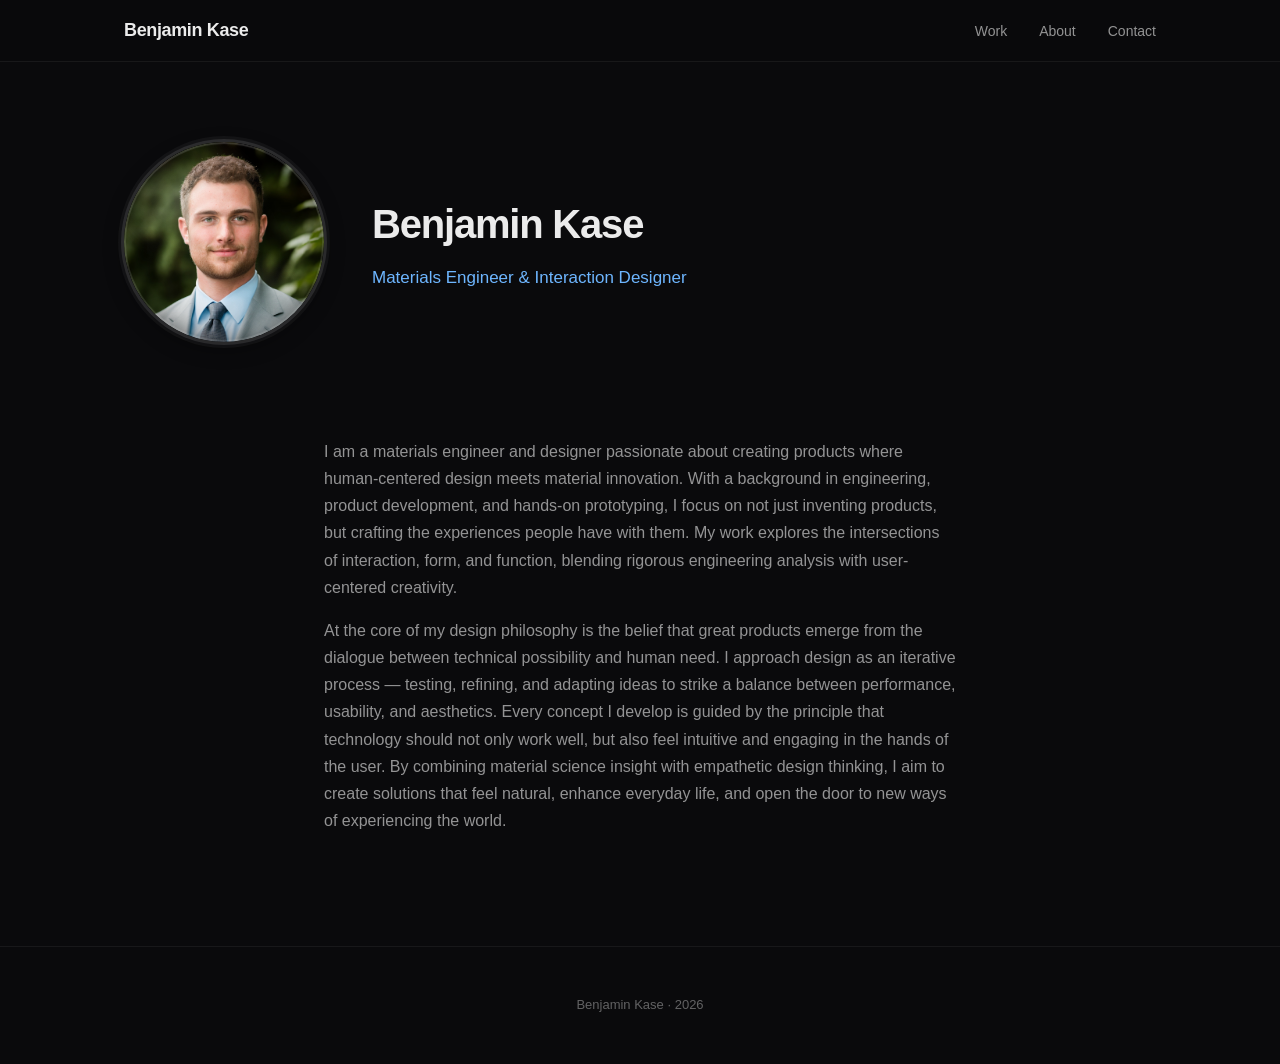
<file: about/index.html>
<!DOCTYPE html>
<html lang="en">
<head>
  <meta charset="UTF-8">
  <meta name="viewport" content="width=device-width, initial-scale=1.0">
  <title>About — Benjamin Kase</title>
  <link rel="stylesheet" href="../styles.css">
  <link rel="icon" href="data:image/svg+xml,<svg xmlns='http://www.w3.org/2000/svg' viewBox='0 0 100 100'><text y='.9em' font-size='90'>◈</text></svg>">
  <style>
    .about-hero {
      display: flex;
      align-items: center;
      gap: 48px;
      margin-bottom: 48px;
    }

    /* ── Headshot peephole (clear, no blur) ── */
    .headshot-wrap {
      flex-shrink: 0;
      width: 200px;
      height: 200px;
      min-width: 200px;
      min-height: 200px;
      position: relative;
      border-radius: 50%;
      box-shadow:
        0 0 0 3px rgba(255,255,255,0.10),
        0 0 0 6px rgba(255,255,255,0.04),
        0 6px 20px rgba(0,0,0,0.4);
    }
    .headshot-peephole {
      position: relative;
      width: 100%;
      height: 100%;
      border-radius: 50%;
      overflow: hidden;
      clip-path: circle(50%);
      -webkit-clip-path: circle(50%);
      isolation: isolate;
      transform: translateZ(0);
      -webkit-transform: translateZ(0);
    }
    .headshot-peephole img {
      width: 100%;
      height: 100%;
      object-fit: cover;
      object-position: center 20%;
      display: block;
    }
    /* Glass overlay — specular caustics + vignette, NO blur on image */
    .headshot-peephole::after {
      content: '';
      position: absolute;
      inset: 0;
      border-radius: 50%;
      background:
        radial-gradient(ellipse 60% 50% at 32% 28%, rgba(255,255,255,0.22) 0%, rgba(255,255,255,0.04) 40%, transparent 70%),
        radial-gradient(ellipse 40% 35% at 70% 72%, rgba(255,255,255,0.08) 0%, transparent 50%),
        radial-gradient(circle at 50% 50%, transparent 40%, rgba(0,0,0,0.12) 58%, rgba(0,0,0,0.30) 75%, rgba(0,0,0,0.55) 100%);
      box-shadow:
        inset 0 0 20px rgba(0,0,0,0.35),
        inset 0 1px 3px rgba(255,255,255,0.15),
        inset 0 -1px 2px rgba(255,255,255,0.05);
      pointer-events: none;
    }
    .headshot-peephole::before {
      content: '';
      position: absolute;
      inset: 0;
      border-radius: 50%;
      border: 2px solid rgba(255,255,255,0.10);
      z-index: 1;
      pointer-events: none;
    }

    .about-intro h1 {
      font-size: clamp(1.75rem, 4vw, 2.5rem);
      font-weight: 700;
      letter-spacing: -0.03em;
      margin-bottom: 8px;
    }
    .about-intro .role {
      font-size: 1.0625rem;
      color: var(--accent);
      font-weight: 500;
      margin-bottom: 0;
    }

    .about-body p {
      color: var(--text-secondary);
      line-height: 1.7;
      margin-bottom: 16px;
      font-size: 1rem;
    }

    @media (max-width: 640px) {
      .about-hero {
        flex-direction: column;
        text-align: center;
        gap: 32px;
      }
      .headshot-wrap {
        width: 160px;
        height: 160px;
        min-width: 160px;
        min-height: 160px;
      }
    }
  </style>
</head>
<body>

  <nav class="nav">
    <div class="container">
      <a href="../" class="nav-logo">Benjamin Kase</a>
      <ul class="nav-links">
        <li><a href="../">Work</a></li>
        <li><a href="../about/">About</a></li>
        <li><a href="../contact/">Contact</a></li>
      </ul>
    </div>
  </nav>

  <div class="page-header">
    <div class="container">

      <div class="about-hero">
        <div class="headshot-wrap">
          <div class="headshot-peephole">
            <img src="assets/headshot.jpeg" alt="Benjamin Kase headshot" width="200" height="200">
          </div>
        </div>
        <div class="about-intro">
          <h1>Benjamin Kase</h1>
          <p class="role">Materials Engineer & Interaction Designer</p>
        </div>
      </div>

    </div>
  </div>

  <main class="section" style="padding-top: 0;">
    <div class="container" style="max-width: 680px;">

      <div class="content-block about-body">
        <p>I am a materials engineer and designer passionate about creating products where human-centered design meets material innovation. With a background in engineering, product development, and hands-on prototyping, I focus on not just inventing products, but crafting the experiences people have with them. My work explores the intersections of interaction, form, and function, blending rigorous engineering analysis with user-centered creativity.</p>
        <p>At the core of my design philosophy is the belief that great products emerge from the dialogue between technical possibility and human need. I approach design as an iterative process — testing, refining, and adapting ideas to strike a balance between performance, usability, and aesthetics. Every concept I develop is guided by the principle that technology should not only work well, but also feel intuitive and engaging in the hands of the user. By combining material science insight with empathetic design thinking, I aim to create solutions that feel natural, enhance everyday life, and open the door to new ways of experiencing the world.</p>
      </div>

    </div>
  </main>

  <footer class="footer">
    <div class="container">
      <p>Benjamin Kase · 2026</p>
    </div>
  </footer>

</body>
</html>
</file>
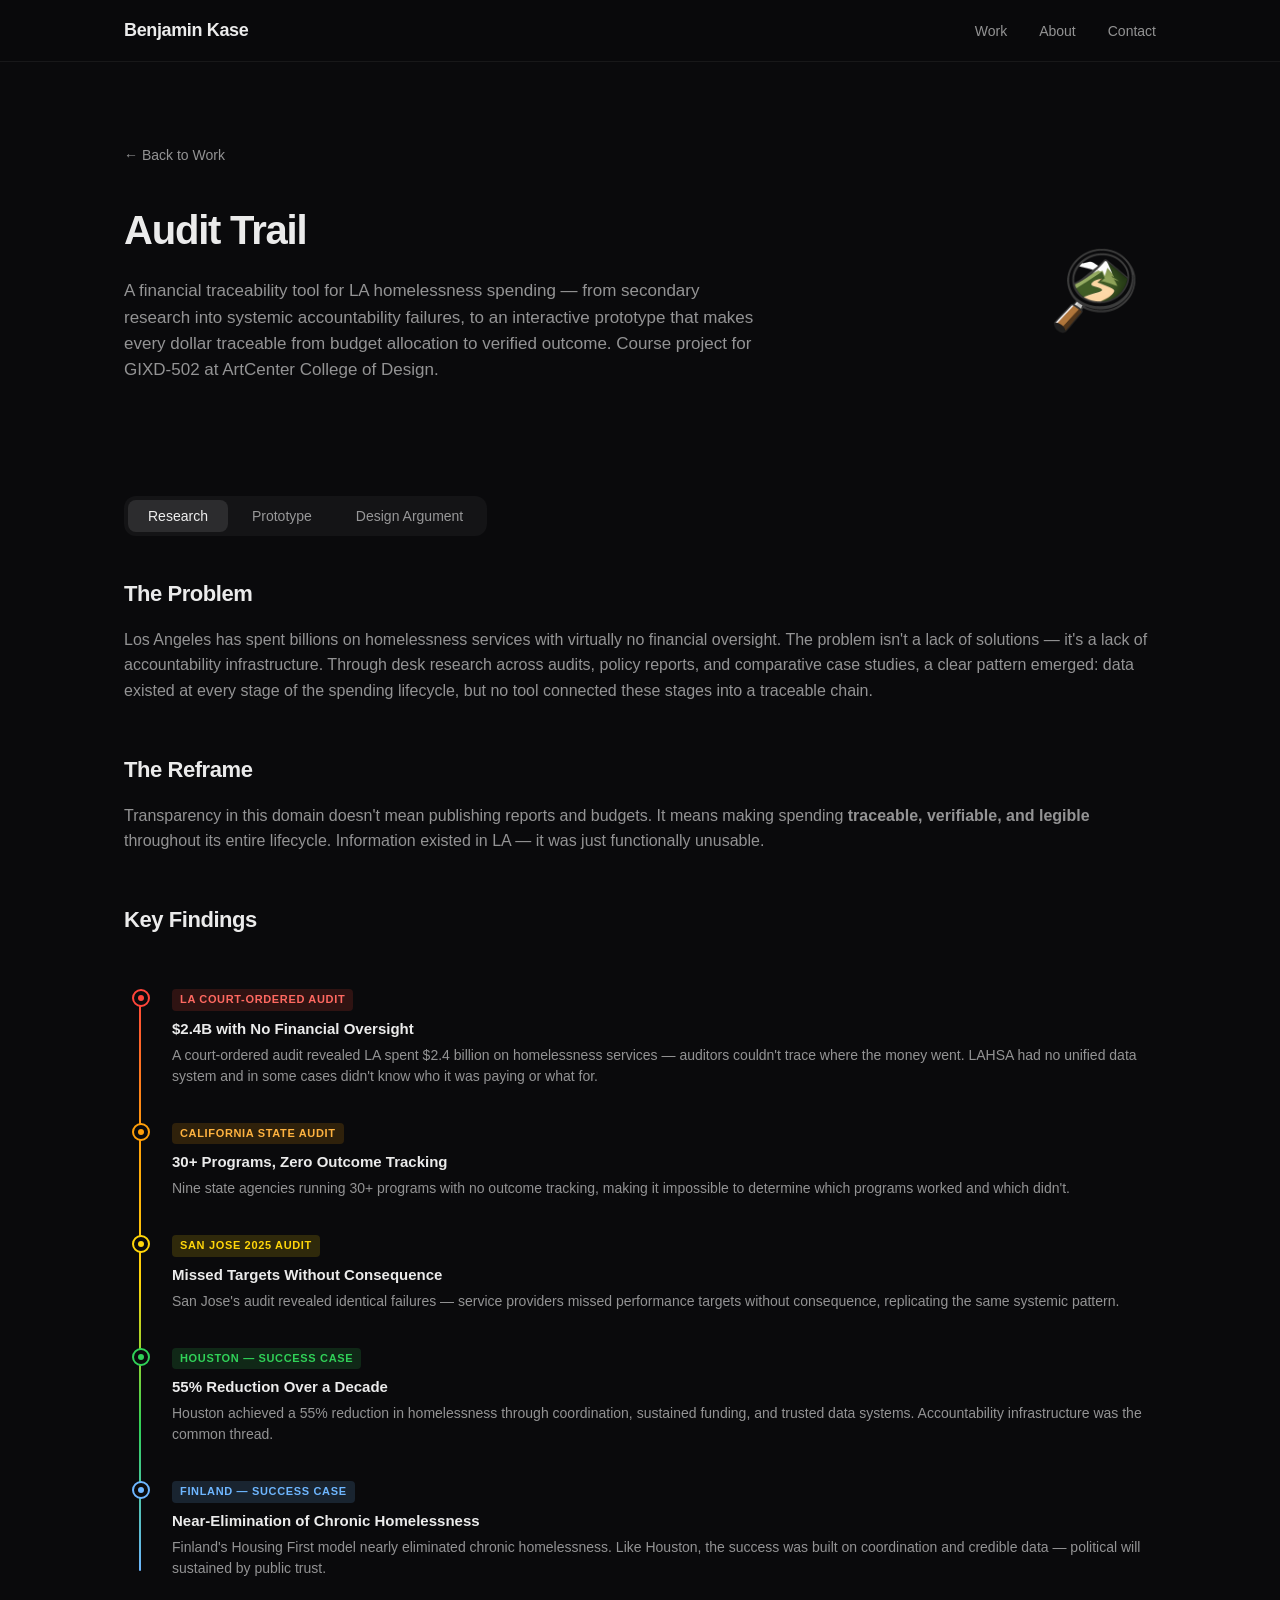
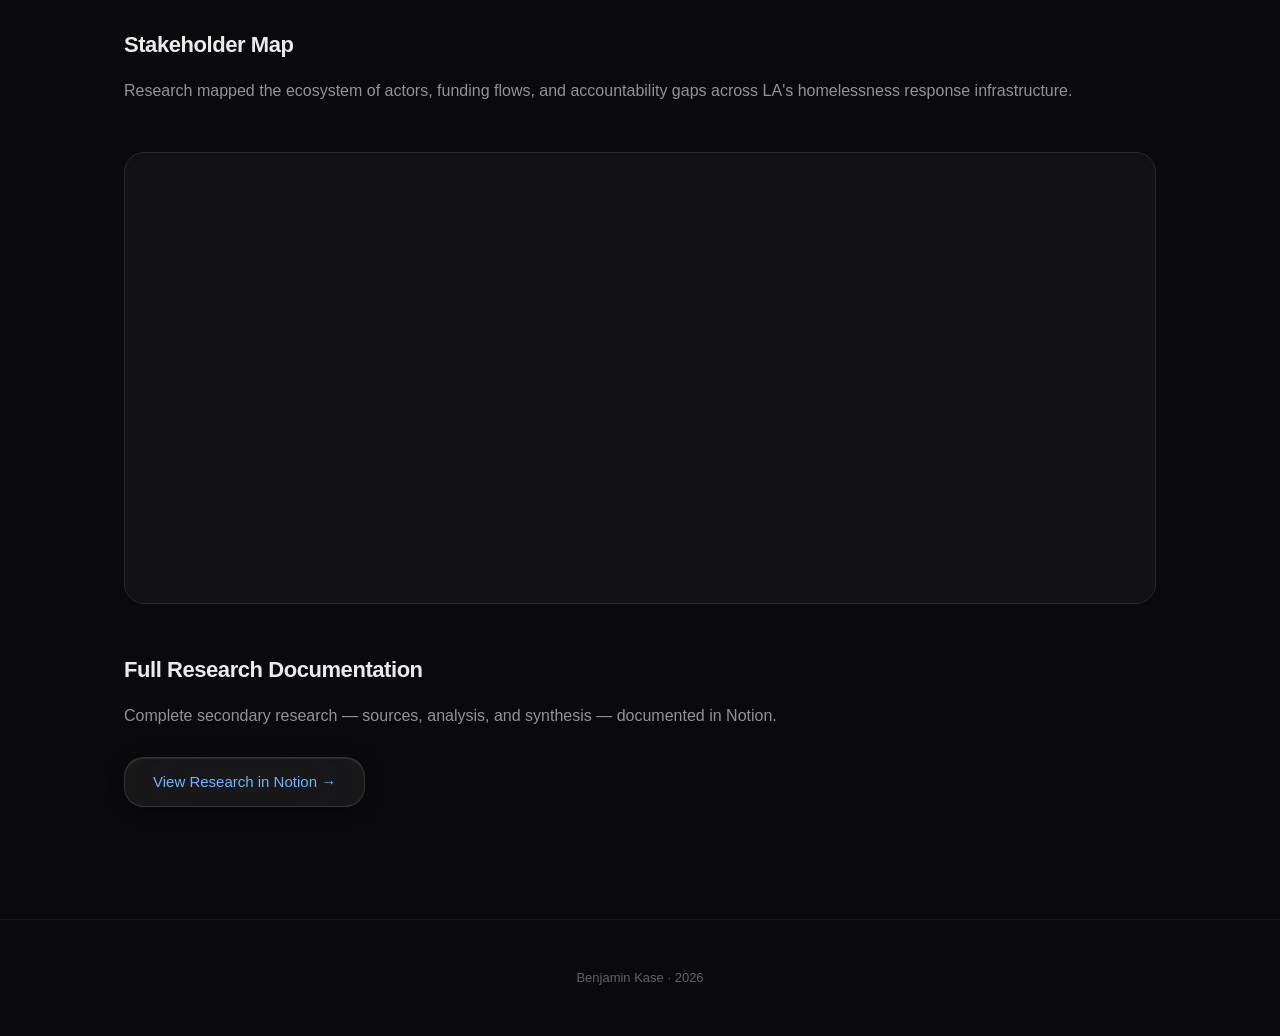
<file: audit-trail/index.html>
<!DOCTYPE html>
<html lang="en">
<head>
  <meta charset="UTF-8">
  <meta name="viewport" content="width=device-width, initial-scale=1.0">
  <title>Audit Trail — Benjamin Kase</title>
  <meta name="description" content="A financial traceability tool for LA homelessness spending — from secondary research to interactive prototype.">
  <link rel="stylesheet" href="../styles.css">
  <link rel="icon" href="data:image/svg+xml,<svg xmlns='http://www.w3.org/2000/svg' viewBox='0 0 100 100'><text y='.9em' font-size='90'>◈</text></svg>">
  <style>
    /* ── Page header split ── */
    .page-header-split {
      display: flex;
      align-items: center;
      gap: 48px;
    }
    .page-header-text {
      flex: 1;
      min-width: 0;
    }
    .page-header-logo {
      flex-shrink: 0;
    }
    .page-header-logo img {
      width: 120px;
      height: 120px;
      border-radius: 28px;
      object-fit: cover;
    }

    /* ── Icons ── */
    .icon {
      width: 32px;
      height: 32px;
      flex-shrink: 0;
    }
    .icon-sm {
      width: 20px;
      height: 20px;
    }

    /* ── Icon cards ── */
    .icon-card {
      display: flex;
      gap: 16px;
      align-items: flex-start;
      padding: 24px;
    }
    .icon-card .icon {
      margin-top: 2px;
      opacity: 0.7;
    }
    .icon-card h4 {
      font-size: 0.9375rem;
      font-weight: 600;
      margin-bottom: 6px;
    }
    .icon-card p {
      font-size: 0.875rem;
      color: var(--text-secondary);
      line-height: 1.5;
    }

    /* ── Launch button ── */
    .launch-btn {
      display: inline-block;
      padding: 12px 28px;
      font-weight: 500;
      font-size: 0.9375rem;
      margin-top: 16px;
      transition: background 0.3s, transform 0.2s;
    }
    .launch-btn:hover {
      background: var(--surface-hover);
      transform: translateY(-1px);
      opacity: 1;
    }

    /* ── Figma / Notion embeds ── */
    .embed-block {
      margin: 32px 0;
      border-radius: var(--radius);
      overflow: hidden;
      border: 1px solid var(--glass-border);
    }
    .embed-block iframe {
      display: block;
      width: 100%;
      border: none;
      background: rgba(255, 255, 255, 0.03);
    }

    /* ── Data chain (horizontal flow) ── */
    .data-chain {
      display: flex;
      align-items: center;
      gap: 0;
      margin: 32px 0;
      overflow-x: auto;
      padding-bottom: 8px;
    }
    .chain-node {
      flex-shrink: 0;
      text-align: center;
      padding: 20px 16px;
      min-width: 120px;
    }
    .chain-node .icon {
      margin: 0 auto 8px;
      opacity: 0.6;
    }
    .chain-node h4 {
      font-size: 0.75rem;
      font-weight: 600;
      text-transform: uppercase;
      letter-spacing: 0.06em;
      color: var(--text-primary);
      margin-bottom: 4px;
    }
    .chain-node p {
      font-size: 0.75rem;
      color: var(--text-tertiary);
      line-height: 1.35;
    }
    .chain-arrow {
      flex-shrink: 0;
      color: var(--text-tertiary);
      font-size: 1.25rem;
      padding: 0 4px;
    }

    /* ── Screen grid (seamless) ── */
    .screen-grid {
      display: grid;
      grid-template-columns: repeat(3, 1fr);
      gap: 2px;
      margin-top: 20px;
      border-radius: var(--radius);
      overflow: hidden;
      background: rgba(255, 255, 255, 0.04);
    }
    .screen-cell {
      padding: 24px 20px;
      background: var(--bg);
      display: flex;
      flex-direction: column;
      align-items: center;
      gap: 10px;
      text-align: center;
    }
    .screen-cell .icon {
      opacity: 0.5;
    }
    .screen-cell h4 {
      font-size: 0.8125rem;
      font-weight: 600;
      text-transform: uppercase;
      letter-spacing: 0.06em;
      color: var(--text-primary);
    }
    .screen-cell p {
      font-size: 0.8125rem;
      color: var(--text-secondary);
      line-height: 1.45;
    }
    .screen-cell .badge {
      display: inline-block;
      font-size: 0.625rem;
      font-weight: 700;
      text-transform: uppercase;
      letter-spacing: 0.06em;
      padding: 2px 6px;
      border-radius: 3px;
    }
    .badge-red { background: rgba(255, 69, 58, 0.15); color: #ff6961; }
    .badge-green { background: rgba(48, 209, 88, 0.15); color: #30d158; }
    .badge-blue { background: rgba(110, 182, 255, 0.15); color: #6eb6ff; }

    /* ── Findings timeline ── */
    .findings {
      position: relative;
      margin: 32px 0;
      padding-left: 48px;
    }
    .findings::before {
      content: '';
      position: absolute;
      left: 15px;
      top: 8px;
      bottom: 8px;
      width: 2px;
      background: linear-gradient(
        to bottom,
        #ff453a 0%,
        #ff9f0a 25%,
        #ffd60a 50%,
        #30d158 75%,
        #6eb6ff 100%
      );
      border-radius: 1px;
    }
    .finding-node {
      position: relative;
      margin-bottom: 32px;
    }
    .finding-node:last-child { margin-bottom: 0; }
    .finding-dot {
      position: absolute;
      left: -40px;
      top: 4px;
      width: 18px;
      height: 18px;
      border-radius: 50%;
      border: 2px solid;
      background: var(--bg);
      display: flex;
      align-items: center;
      justify-content: center;
    }
    .finding-dot::after {
      content: '';
      width: 6px;
      height: 6px;
      border-radius: 50%;
      background: currentColor;
    }
    .finding-node h4 {
      font-size: 0.9375rem;
      font-weight: 600;
      margin-bottom: 4px;
    }
    .finding-node p {
      font-size: 0.875rem;
      color: var(--text-secondary);
      line-height: 1.5;
    }
    .finding-node .source-tag {
      display: inline-block;
      font-size: 0.6875rem;
      font-weight: 600;
      text-transform: uppercase;
      letter-spacing: 0.06em;
      padding: 2px 8px;
      border-radius: 4px;
      margin-bottom: 6px;
    }

    /* Finding colors */
    .finding--la .finding-dot { color: #ff453a; }
    .finding--la .source-tag { background: rgba(255, 69, 58, 0.15); color: #ff6961; }
    .finding--ca .finding-dot { color: #ff9f0a; }
    .finding--ca .source-tag { background: rgba(255, 159, 10, 0.15); color: #ffb340; }
    .finding--sj .finding-dot { color: #ffd60a; }
    .finding--sj .source-tag { background: rgba(255, 214, 10, 0.15); color: #ffd60a; }
    .finding--houston .finding-dot { color: #30d158; }
    .finding--houston .source-tag { background: rgba(48, 209, 88, 0.15); color: #30d158; }
    .finding--finland .finding-dot { color: #6eb6ff; }
    .finding--finland .source-tag { background: rgba(110, 182, 255, 0.15); color: #6eb6ff; }

    /* ── Compare pair ── */
    .compare-pair {
      display: grid;
      grid-template-columns: 1fr 1fr;
      gap: 20px;
      margin: 24px 0;
    }
    .compare-block {
      padding: 28px 24px;
    }
    .compare-block h4 {
      display: flex;
      align-items: center;
      gap: 10px;
      font-size: 0.9375rem;
      font-weight: 600;
      margin-bottom: 10px;
    }
    .compare-block h4 .icon-sm { opacity: 0.5; }
    .compare-block p {
      font-size: 0.875rem;
      color: var(--text-secondary);
      line-height: 1.5;
    }

    /* ── Responsive ── */
    @media (max-width: 768px) {
      .page-header-split { flex-direction: column-reverse; gap: 24px; align-items: flex-start; }
      .page-header-logo img { width: 100px; height: 100px; border-radius: 24px; }
      .screen-grid { grid-template-columns: 1fr 1fr; }
      .compare-pair { grid-template-columns: 1fr; }
      .data-chain { flex-wrap: wrap; justify-content: center; }
    }
    @media (max-width: 480px) {
      .screen-grid { grid-template-columns: 1fr; }
      .findings { padding-left: 40px; }
    }
  </style>
</head>
<body>

  <!-- ═══════════ SVG Icon Defs (hidden) ═══════════ -->
  <svg xmlns="http://www.w3.org/2000/svg" style="display:none">
    <!-- Dashboard / Grid -->
    <symbol id="i-dashboard" viewBox="0 0 24 24" fill="none" stroke="currentColor" stroke-width="1.5" stroke-linecap="round" stroke-linejoin="round">
      <rect x="3" y="3" width="7" height="7"/><rect x="14" y="3" width="7" height="7"/><rect x="3" y="14" width="7" height="7"/><rect x="14" y="14" width="7" height="7"/>
    </symbol>
    <!-- Dollar / Budget -->
    <symbol id="i-dollar" viewBox="0 0 24 24" fill="none" stroke="currentColor" stroke-width="1.5" stroke-linecap="round" stroke-linejoin="round">
      <line x1="12" y1="1" x2="12" y2="23"/><path d="M17 5H9.5a3.5 3.5 0 0 0 0 7h5a3.5 3.5 0 0 1 0 7H6"/>
    </symbol>
    <!-- File / Contract -->
    <symbol id="i-file" viewBox="0 0 24 24" fill="none" stroke="currentColor" stroke-width="1.5" stroke-linecap="round" stroke-linejoin="round">
      <path d="M14 2H6a2 2 0 0 0-2 2v16a2 2 0 0 0 2 2h12a2 2 0 0 0 2-2V8z"/><path d="M14 2v6h6"/><line x1="8" y1="13" x2="16" y2="13"/><line x1="8" y1="17" x2="12" y2="17"/>
    </symbol>
    <!-- Credit card / Transaction -->
    <symbol id="i-transaction" viewBox="0 0 24 24" fill="none" stroke="currentColor" stroke-width="1.5" stroke-linecap="round" stroke-linejoin="round">
      <rect x="1" y="4" width="22" height="16" rx="2"/><line x1="1" y1="10" x2="23" y2="10"/>
    </symbol>
    <!-- Paperclip / Evidence -->
    <symbol id="i-evidence" viewBox="0 0 24 24" fill="none" stroke="currentColor" stroke-width="1.5" stroke-linecap="round" stroke-linejoin="round">
      <path d="M21.44 11.05l-9.19 9.19a6 6 0 0 1-8.49-8.49l9.19-9.19a4 4 0 0 1 5.66 5.66l-9.2 9.19a2 2 0 0 1-2.83-2.83l8.49-8.48"/>
    </symbol>
    <!-- Check circle / Outcome -->
    <symbol id="i-check" viewBox="0 0 24 24" fill="none" stroke="currentColor" stroke-width="1.5" stroke-linecap="round" stroke-linejoin="round">
      <path d="M22 11.08V12a10 10 0 1 1-5.93-9.14"/><path d="M22 4L12 14.01l-3-3"/>
    </symbol>
    <!-- Clock / Audit log -->
    <symbol id="i-clock" viewBox="0 0 24 24" fill="none" stroke="currentColor" stroke-width="1.5" stroke-linecap="round" stroke-linejoin="round">
      <circle cx="12" cy="12" r="10"/><path d="M12 6v6l4 2"/>
    </symbol>
    <!-- Eye / Public -->
    <symbol id="i-eye" viewBox="0 0 24 24" fill="none" stroke="currentColor" stroke-width="1.5" stroke-linecap="round" stroke-linejoin="round">
      <path d="M1 12s4-8 11-8 11 8 11 8-4 8-11 8-11-8-11-8z"/><circle cx="12" cy="12" r="3"/>
    </symbol>
    <!-- Search / Research -->
    <symbol id="i-search" viewBox="0 0 24 24" fill="none" stroke="currentColor" stroke-width="1.5" stroke-linecap="round" stroke-linejoin="round">
      <circle cx="11" cy="11" r="8"/><line x1="21" y1="21" x2="16.65" y2="16.65"/>
    </symbol>
    <!-- Alert / Problem -->
    <symbol id="i-alert" viewBox="0 0 24 24" fill="none" stroke="currentColor" stroke-width="1.5" stroke-linecap="round" stroke-linejoin="round">
      <path d="M10.29 3.86L1.82 18a2 2 0 0 0 1.71 3h16.94a2 2 0 0 0 1.71-3L13.71 3.86a2 2 0 0 0-3.42 0z"/><line x1="12" y1="9" x2="12" y2="13"/><line x1="12" y1="17" x2="12.01" y2="17"/>
    </symbol>
    <!-- Shield / Trust -->
    <symbol id="i-shield" viewBox="0 0 24 24" fill="none" stroke="currentColor" stroke-width="1.5" stroke-linecap="round" stroke-linejoin="round">
      <path d="M12 2l8 4v6c0 5.25-3.5 9.74-8 11-4.5-1.26-8-5.75-8-11V6l8-4z"/>
    </symbol>
    <!-- Map / Stakeholder -->
    <symbol id="i-map" viewBox="0 0 24 24" fill="none" stroke="currentColor" stroke-width="1.5" stroke-linecap="round" stroke-linejoin="round">
      <path d="M1 6v16l7-4 8 4 7-4V2l-7 4-8-4-7 4z"/><line x1="8" y1="2" x2="8" y2="18"/><line x1="16" y1="6" x2="16" y2="22"/>
    </symbol>
    <!-- Arrow right -->
    <symbol id="i-arrow-right" viewBox="0 0 24 24" fill="none" stroke="currentColor" stroke-width="1.5" stroke-linecap="round" stroke-linejoin="round">
      <line x1="5" y1="12" x2="19" y2="12"/><polyline points="12 5 19 12 12 19"/>
    </symbol>
    <!-- Chart -->
    <symbol id="i-chart" viewBox="0 0 24 24" fill="none" stroke="currentColor" stroke-width="1.5" stroke-linecap="round" stroke-linejoin="round">
      <path d="M3 3v18h18"/><path d="M7 16l4-8 4 4 5-9"/>
    </symbol>
    <!-- Download / Export -->
    <symbol id="i-download" viewBox="0 0 24 24" fill="none" stroke="currentColor" stroke-width="1.5" stroke-linecap="round" stroke-linejoin="round">
      <path d="M21 15v4a2 2 0 0 1-2 2H5a2 2 0 0 1-2-2v-4"/><polyline points="7 10 12 15 17 10"/><line x1="12" y1="15" x2="12" y2="3"/>
    </symbol>
  </svg>

  <nav class="nav">
    <div class="container">
      <a href="../" class="nav-logo">Benjamin Kase</a>
      <ul class="nav-links">
        <li><a href="../">Work</a></li>
        <li><a href="../about/">About</a></li>
        <li><a href="../contact/">Contact</a></li>
      </ul>
    </div>
  </nav>

  <div class="page-header">
    <div class="container">
      <a href="../" class="back-link">← Back to Work</a>
      <div class="page-header-split">
        <div class="page-header-text">
          <h1>Audit Trail</h1>
          <p class="page-desc">A financial traceability tool for LA homelessness spending — from secondary research into systemic accountability failures, to an interactive prototype that makes every dollar traceable from budget allocation to verified outcome. Course project for GIXD-502 at ArtCenter College of Design.</p>
        </div>
        <div class="page-header-logo">
          <img src="app/assets/logo.png" alt="Audit Trail logo" width="120" height="120">
        </div>
      </div>
    </div>
  </div>

  <main class="section">
    <div class="container">

      <div class="tabs">
        <button class="tab-btn active" data-tab="research">Research</button>
        <button class="tab-btn" data-tab="prototype">Prototype</button>
        <button class="tab-btn" data-tab="argument">Design Argument</button>
      </div>

      <!-- ══════════════════════════════════ -->
      <!-- ── Research Tab ────────────────── -->
      <!-- ══════════════════════════════════ -->
      <div class="tab-panel active" id="research">

        <div class="content-block">
          <h2>The Problem</h2>
          <p>Los Angeles has spent billions on homelessness services with virtually no financial oversight. The problem isn't a lack of solutions — it's a lack of accountability infrastructure. Through desk research across audits, policy reports, and comparative case studies, a clear pattern emerged: data existed at every stage of the spending lifecycle, but no tool connected these stages into a traceable chain.</p>
        </div>

        <div class="content-block">
          <h2>The Reframe</h2>
          <p>Transparency in this domain doesn't mean publishing reports and budgets. It means making spending <strong>traceable, verifiable, and legible</strong> throughout its entire lifecycle. Information existed in LA — it was just functionally unusable.</p>
        </div>

        <div class="content-block" style="margin-top: 48px;">
          <h2>Key Findings</h2>
        </div>

        <div class="findings">
          <div class="finding-node finding--la">
            <div class="finding-dot"></div>
            <span class="source-tag">LA Court-Ordered Audit</span>
            <h4>$2.4B with No Financial Oversight</h4>
            <p>A court-ordered audit revealed LA spent $2.4 billion on homelessness services — auditors couldn't trace where the money went. LAHSA had no unified data system and in some cases didn't know who it was paying or what for.</p>
          </div>

          <div class="finding-node finding--ca">
            <div class="finding-dot"></div>
            <span class="source-tag">California State Audit</span>
            <h4>30+ Programs, Zero Outcome Tracking</h4>
            <p>Nine state agencies running 30+ programs with no outcome tracking, making it impossible to determine which programs worked and which didn't.</p>
          </div>

          <div class="finding-node finding--sj">
            <div class="finding-dot"></div>
            <span class="source-tag">San Jose 2025 Audit</span>
            <h4>Missed Targets Without Consequence</h4>
            <p>San Jose's audit revealed identical failures — service providers missed performance targets without consequence, replicating the same systemic pattern.</p>
          </div>

          <div class="finding-node finding--houston">
            <div class="finding-dot"></div>
            <span class="source-tag">Houston — Success Case</span>
            <h4>55% Reduction Over a Decade</h4>
            <p>Houston achieved a 55% reduction in homelessness through coordination, sustained funding, and trusted data systems. Accountability infrastructure was the common thread.</p>
          </div>

          <div class="finding-node finding--finland">
            <div class="finding-dot"></div>
            <span class="source-tag">Finland — Success Case</span>
            <h4>Near-Elimination of Chronic Homelessness</h4>
            <p>Finland's Housing First model nearly eliminated chronic homelessness. Like Houston, the success was built on coordination and credible data — political will sustained by public trust.</p>
          </div>
        </div>

        <div class="content-block" style="margin-top: 48px;">
          <h2>Stakeholder Map</h2>
          <p>Research mapped the ecosystem of actors, funding flows, and accountability gaps across LA's homelessness response infrastructure.</p>
        </div>

        <div class="embed-block">
          <iframe style="height: 450px;" src="https://embed.figma.com/design/l6wBXbZvhFid7wAHoi5El1/Homelessness-in-LA?node-id=12-117&embed-host=share" allowfullscreen></iframe>
        </div>

        <div class="content-block" style="margin-top: 48px;">
          <h2>Full Research Documentation</h2>
          <p>Complete secondary research — sources, analysis, and synthesis — documented in Notion.</p>
          <a href="https://temporal-vulture-e87.notion.site/ebd//2abf1b96250880cd9953c32e92e90786" target="_blank" rel="noopener" class="launch-btn glass" style="margin-top: 16px;">View Research in Notion →</a>
        </div>

      </div>

      <!-- ══════════════════════════════════ -->
      <!-- ── Prototype Tab ───────────────── -->
      <!-- ══════════════════════════════════ -->
      <div class="tab-panel" id="prototype">

        <div class="content-block">
          <h2>The Intervention</h2>
          <p>Audit Trail is a lo-fi interactive prototype of a financial traceability tool designed for LAHSA analysts, program managers, and oversight bodies. It creates a structured data chain where every link is explicit and verification status is visible in real time.</p>
        </div>

        <div class="content-block">
          <h2>Data Chain</h2>
          <p>Every dollar follows an explicit, auditable path:</p>
        </div>

        <div class="data-chain">
          <div class="chain-node">
            <svg class="icon"><use href="#i-dollar"/></svg>
            <h4>Budget</h4>
            <p>Fiscal year<br>allocation</p>
          </div>
          <span class="chain-arrow">→</span>
          <div class="chain-node">
            <svg class="icon"><use href="#i-chart"/></svg>
            <h4>Program</h4>
            <p>Service area<br>assignment</p>
          </div>
          <span class="chain-arrow">→</span>
          <div class="chain-node">
            <svg class="icon"><use href="#i-file"/></svg>
            <h4>Contract</h4>
            <p>Vendor<br>agreement</p>
          </div>
          <span class="chain-arrow">→</span>
          <div class="chain-node">
            <svg class="icon"><use href="#i-transaction"/></svg>
            <h4>Transaction</h4>
            <p>Individual<br>disbursement</p>
          </div>
          <span class="chain-arrow">→</span>
          <div class="chain-node">
            <svg class="icon"><use href="#i-evidence"/></svg>
            <h4>Evidence</h4>
            <p>Invoice, metric,<br>field note</p>
          </div>
          <span class="chain-arrow">→</span>
          <div class="chain-node">
            <svg class="icon"><use href="#i-check"/></svg>
            <h4>Outcome</h4>
            <p>Verified<br>result</p>
          </div>
        </div>

        <div class="content-block" style="margin-top: 48px;">
          <a href="app/" class="launch-btn glass">Launch Working Prototype →</a>
          <p style="color: var(--accent); font-size: 0.8125rem; margin-top: 12px;"><em>Interactive HTML/CSS/JS prototype with simulated LAHSA data. All values are simulated.</em></p>
        </div>

        <div class="content-block" style="margin-top: 48px;">
          <h2>Seven Functional Screens</h2>
          <p>Each screen serves a specific role in the traceability chain. The core design decision: <span class="badge badge-red">Missing</span> vs <span class="badge badge-green">Verified</span> status makes gaps visible immediately — not discoverable years later in a formal audit.</p>
        </div>

        <div class="screen-grid">
          <div class="screen-cell">
            <svg class="icon"><use href="#i-dashboard"/></svg>
            <h4>Dashboard</h4>
            <p>KPI overview: total budget, spent to date, unverified spend flagged in red. Program spend chart. Live activity feed.</p>
          </div>
          <div class="screen-cell">
            <svg class="icon"><use href="#i-dollar"/></svg>
            <h4>Budgets</h4>
            <p>Drill-down by fiscal year and program. Allocated vs. spent vs. remaining. Contracts within each program.</p>
          </div>
          <div class="screen-cell">
            <svg class="icon"><use href="#i-file"/></svg>
            <h4>Contracts</h4>
            <p>Full contract table with vendor, program, cap, spend, and status. Click-through to transaction detail.</p>
          </div>
          <div class="screen-cell">
            <svg class="icon"><use href="#i-transaction"/></svg>
            <h4>Transactions</h4>
            <p>Complete spend log with <span class="badge badge-green">Verified</span> / <span class="badge badge-red">Missing</span> evidence badges. Filterable. CSV export.</p>
          </div>
          <div class="screen-cell">
            <svg class="icon"><use href="#i-evidence"/></svg>
            <h4>Evidence</h4>
            <p>Document attachment — invoices, outcome metrics, photos, field notes linked to individual transactions.</p>
          </div>
          <div class="screen-cell">
            <svg class="icon"><use href="#i-clock"/></svg>
            <h4>Audit Log</h4>
            <p>Immutable trace of who changed what, when, and why. Full accountability chain for every data modification.</p>
          </div>
        </div>

        <div class="content-block" style="margin-top: 24px;">
          <div class="screen-grid" style="grid-template-columns: 1fr;">
            <div class="screen-cell">
              <svg class="icon"><use href="#i-eye"/></svg>
              <h4>Public View</h4>
              <p>Simplified trust layer — verified spend totals, verification rate, and plain-language program summaries. Designed for external audiences: taxpayers, journalists, advocates. <span class="badge badge-blue">External</span></p>
            </div>
          </div>
        </div>

      </div>

      <!-- ══════════════════════════════════ -->
      <!-- ── Design Argument Tab ─────────── -->
      <!-- ══════════════════════════════════ -->
      <div class="tab-panel" id="argument">

        <div class="content-block">
          <h2>Infrastructure for Trust</h2>
          <p>Audit Trail is infrastructure for trust, not just compliance. The research showed that public trust in homelessness spending is a <strong>prerequisite</strong> for the political will to sustain and expand funding. Publishing a PDF report is not transparency if no one can follow the numbers through the system.</p>
        </div>

        <div class="compare-pair">
          <div class="compare-block glass">
            <h4><svg class="icon-sm"><use href="#i-alert"/></svg> Current State</h4>
            <p>Data exists at each stage of the spending lifecycle, but no tool connects these stages. Accountability is reactive — discovered years later through formal audits. Gaps are invisible until someone goes looking.</p>
          </div>
          <div class="compare-block glass">
            <h4><svg class="icon-sm"><use href="#i-shield"/></svg> Audit Trail Model</h4>
            <p>Every link in the chain is explicit. Verification status is visible in real time. Gaps surface immediately — not as audit findings, but as red badges in the daily workflow of analysts and managers.</p>
          </div>
        </div>

        <div class="content-block" style="margin-top: 48px;">
          <h2>The Trust → Funding Loop</h2>
          <p>Houston and Finland both succeeded in part because their data systems were credible. Audit Trail proposes that the same logic applies to LA:</p>
        </div>

        <div class="data-chain" style="justify-content: center;">
          <div class="chain-node">
            <svg class="icon"><use href="#i-check"/></svg>
            <h4>Verified Outcomes</h4>
            <p>Traceable<br>evidence</p>
          </div>
          <span class="chain-arrow">→</span>
          <div class="chain-node">
            <svg class="icon"><use href="#i-shield"/></svg>
            <h4>Public Legitimacy</h4>
            <p>Trust in<br>the system</p>
          </div>
          <span class="chain-arrow">→</span>
          <div class="chain-node">
            <svg class="icon"><use href="#i-dollar"/></svg>
            <h4>Sustained Funding</h4>
            <p>Political will<br>to invest</p>
          </div>
          <span class="chain-arrow">→</span>
          <div class="chain-node">
            <svg class="icon"><use href="#i-chart"/></svg>
            <h4>Scale</h4>
            <p>Expanded<br>programs</p>
          </div>
        </div>

        <div class="content-block" style="margin-top: 48px;">
          <h2>For Three Audiences</h2>
        </div>

        <div class="detail-grid">
          <div class="icon-card glass">
            <svg class="icon"><use href="#i-search"/></svg>
            <div>
              <h4>LAHSA Analysts</h4>
              <p>Trace spending anomalies through the full lifecycle — from budget allocation to contract to expenditure — with linked source data at each node. Surface unverified transactions before they become audit findings.</p>
            </div>
          </div>
          <div class="icon-card glass">
            <svg class="icon"><use href="#i-file"/></svg>
            <div>
              <h4>Program Managers</h4>
              <p>Monitor contract performance and evidence submission in real time. Missing evidence surfaces immediately, not months later. Vendor accountability is built into the daily workflow.</p>
            </div>
          </div>
          <div class="icon-card glass">
            <svg class="icon"><use href="#i-eye"/></svg>
            <div>
              <h4>The Public</h4>
              <p>Simplified trust layer — verified spend, verification rates, and plain-language summaries. Taxpayers, journalists, and advocates can independently assess whether money is being spent accountably.</p>
            </div>
          </div>
        </div>

        <div class="content-block" style="margin-top: 48px;">
          <h2>Core Design Decision</h2>
          <p>The <span class="badge badge-red">Missing</span> vs <span class="badge badge-green">Verified</span> state is the fundamental design choice. Traditional systems assume evidence exists until proven otherwise. Audit Trail inverts this — every transaction starts as unverified, and the default view makes gaps visible. This shifts accountability from reactive (audits) to proactive (daily operations).</p>
        </div>

      </div>

    </div>
  </main>

  <footer class="footer">
    <div class="container">
      <p>Benjamin Kase · 2026</p>
    </div>
  </footer>

  <script>
    document.querySelectorAll('.tab-btn').forEach(btn => {
      btn.addEventListener('click', () => {
        document.querySelectorAll('.tab-btn').forEach(b => b.classList.remove('active'));
        document.querySelectorAll('.tab-panel').forEach(p => p.classList.remove('active'));
        btn.classList.add('active');
        document.getElementById(btn.dataset.tab).classList.add('active');
      });
    });
  </script>

</body>
</html>
</file>
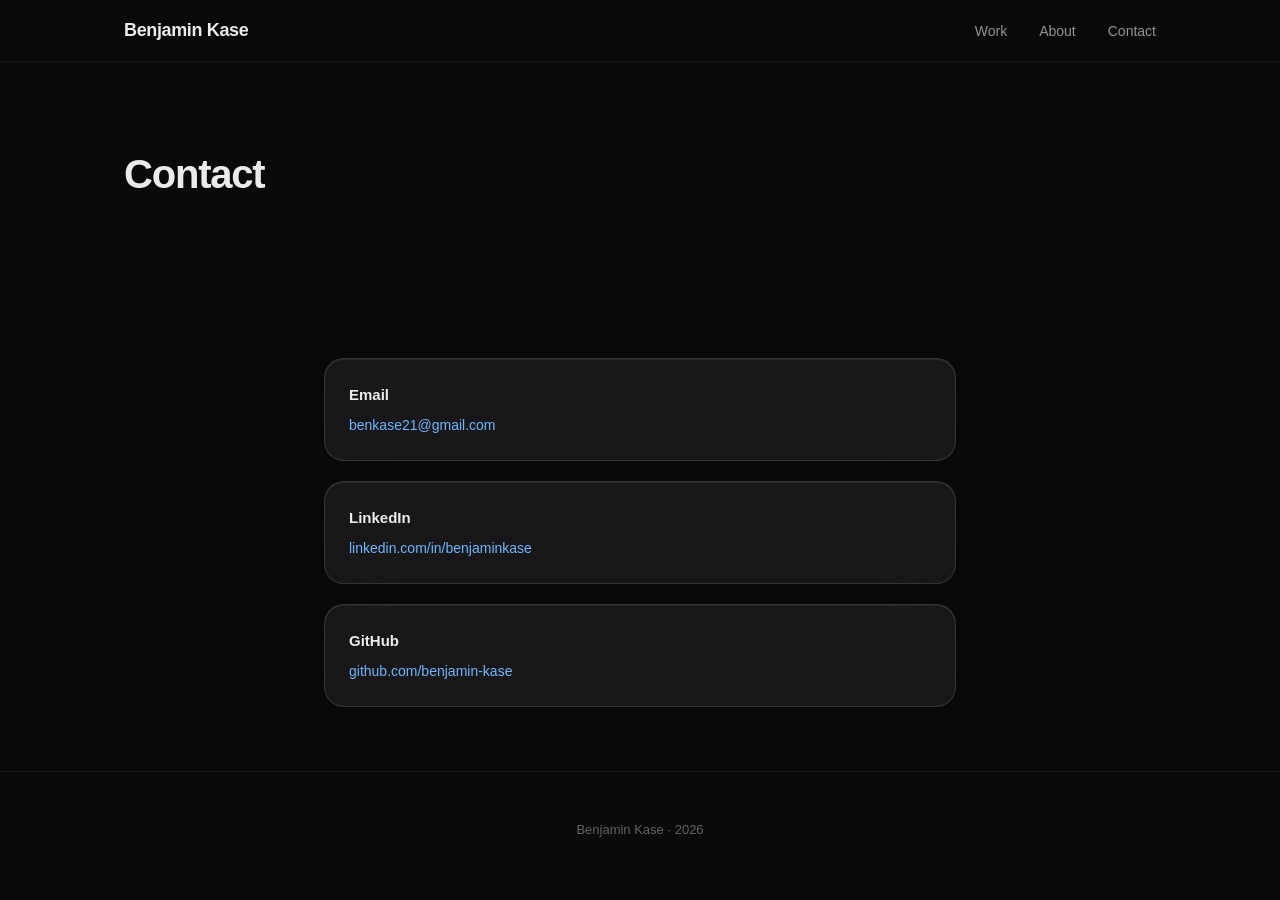
<file: contact/index.html>
<!DOCTYPE html>
<html lang="en">
<head>
  <meta charset="UTF-8">
  <meta name="viewport" content="width=device-width, initial-scale=1.0">
  <title>Contact — Benjamin Kase</title>
  <link rel="stylesheet" href="../styles.css">
  <link rel="icon" href="data:image/svg+xml,<svg xmlns='http://www.w3.org/2000/svg' viewBox='0 0 100 100'><text y='.9em' font-size='90'>◈</text></svg>">
</head>
<body>

  <nav class="nav">
    <div class="container">
      <a href="../" class="nav-logo">Benjamin Kase</a>
      <ul class="nav-links">
        <li><a href="../">Work</a></li>
        <li><a href="../about/">About</a></li>
        <li><a href="../contact/">Contact</a></li>
      </ul>
    </div>
  </nav>

  <div class="page-header">
    <div class="container">
      <h1>Contact</h1>
    </div>
  </div>

  <main class="section">
    <div class="container" style="max-width: 680px;">


      <div class="detail-grid" style="grid-template-columns: 1fr;">
        <a href="mailto:benjamin.kase@email.com" class="detail-card glass" style="text-decoration: none; color: inherit;">
          <h4>Email</h4>
          <p style="color: var(--accent);">benkase21@gmail.com</p>
        </a>
        <a href="https://www.linkedin.com/in/benjamin-kase-029b112babenjaminkase" class="detail-card glass" style="text-decoration: none; color: inherit;">
          <h4>LinkedIn</h4>
          <p style="color: var(--accent);">linkedin.com/in/benjaminkase</p>
        </a>
        <a href="https://github.com/bkase-dotcom/benjamin-kase.github.io" class="detail-card glass" style="text-decoration: none; color: inherit;">
          <h4>GitHub</h4>
          <p style="color: var(--accent);">github.com/benjamin-kase</p>
        </a>
      </div>

    </div>
  </main>

  <footer class="footer">
    <div class="container">
      <p>Benjamin Kase · 2026</p>
    </div>
  </footer>

</body>
</html>
</file>
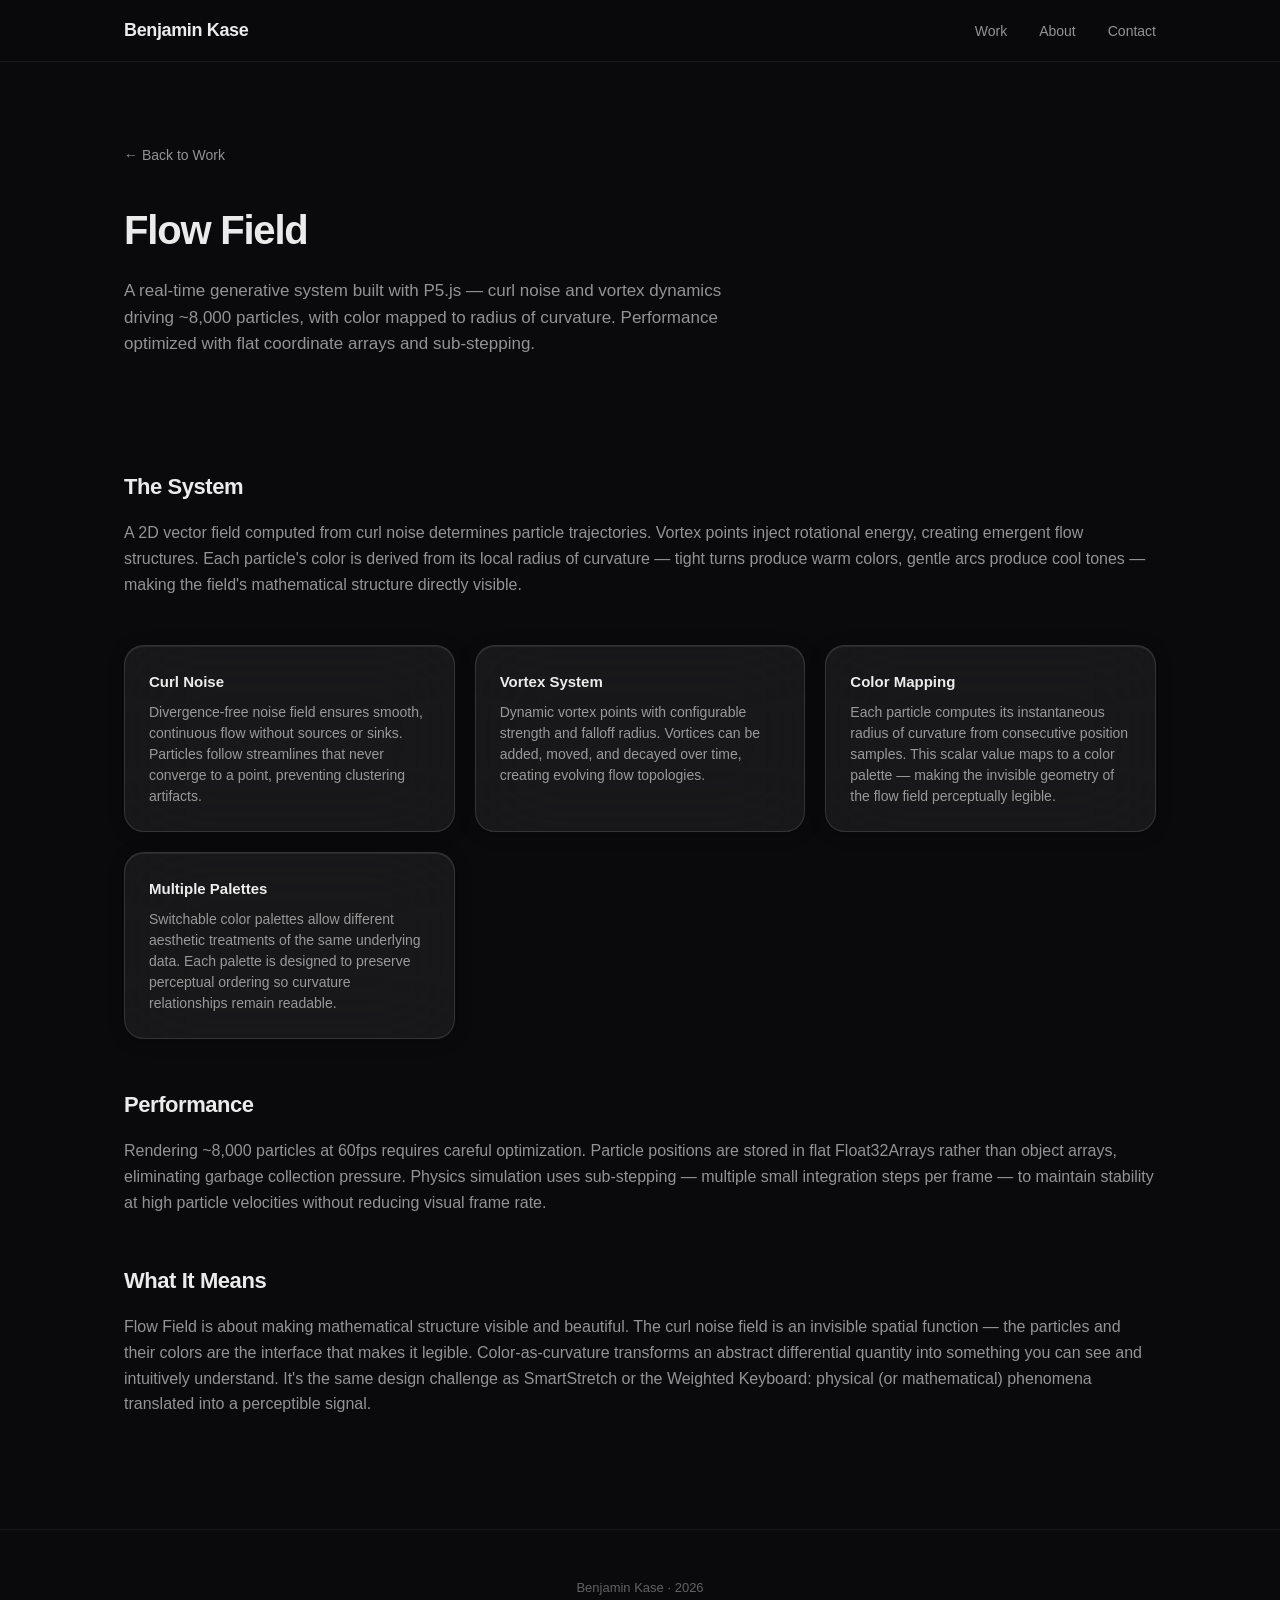
<file: flow-field/index.html>
<!DOCTYPE html>
<html lang="en">
<head>
  <meta charset="UTF-8">
  <meta name="viewport" content="width=device-width, initial-scale=1.0">
  <title>Flow Field — Benjamin Kase</title>
  <meta name="description" content="Real-time generative system with curl noise, vortex dynamics, and ~8,000 particles.">
  <link rel="stylesheet" href="../styles.css">
  <link rel="icon" href="data:image/svg+xml,<svg xmlns='http://www.w3.org/2000/svg' viewBox='0 0 100 100'><text y='.9em' font-size='90'>◈</text></svg>">
</head>
<body>

  <nav class="nav">
    <div class="container">
      <a href="../" class="nav-logo">Benjamin Kase</a>
      <ul class="nav-links">
        <li><a href="../">Work</a></li>
        <li><a href="../about/">About</a></li>
        <li><a href="../contact/">Contact</a></li>
      </ul>
    </div>
  </nav>

  <div class="page-header">
    <div class="container">
      <a href="../" class="back-link">← Back to Work</a>
      <h1>Flow Field</h1>
      <p class="page-desc">A real-time generative system built with P5.js — curl noise and vortex dynamics driving ~8,000 particles, with color mapped to radius of curvature. Performance optimized with flat coordinate arrays and sub-stepping.</p>
    </div>
  </div>

  <main class="section">
    <div class="container">

      <div class="content-block">
        <h2>The System</h2>
        <p>A 2D vector field computed from curl noise determines particle trajectories. Vortex points inject rotational energy, creating emergent flow structures. Each particle's color is derived from its local radius of curvature — tight turns produce warm colors, gentle arcs produce cool tones — making the field's mathematical structure directly visible.</p>
      </div>

      <div class="detail-grid">
        <div class="detail-card glass">
          <h4>Curl Noise</h4>
          <p>Divergence-free noise field ensures smooth, continuous flow without sources or sinks. Particles follow streamlines that never converge to a point, preventing clustering artifacts.</p>
        </div>
        <div class="detail-card glass">
          <h4>Vortex System</h4>
          <p>Dynamic vortex points with configurable strength and falloff radius. Vortices can be added, moved, and decayed over time, creating evolving flow topologies.</p>
        </div>
        <div class="detail-card glass">
          <h4>Color Mapping</h4>
          <p>Each particle computes its instantaneous radius of curvature from consecutive position samples. This scalar value maps to a color palette — making the invisible geometry of the flow field perceptually legible.</p>
        </div>
        <div class="detail-card glass">
          <h4>Multiple Palettes</h4>
          <p>Switchable color palettes allow different aesthetic treatments of the same underlying data. Each palette is designed to preserve perceptual ordering so curvature relationships remain readable.</p>
        </div>
      </div>

      <div class="content-block" style="margin-top: 48px;">
        <h2>Performance</h2>
        <p>Rendering ~8,000 particles at 60fps requires careful optimization. Particle positions are stored in flat Float32Arrays rather than object arrays, eliminating garbage collection pressure. Physics simulation uses sub-stepping — multiple small integration steps per frame — to maintain stability at high particle velocities without reducing visual frame rate.</p>
      </div>

      <div class="content-block">
        <h2>What It Means</h2>
        <p>Flow Field is about making mathematical structure visible and beautiful. The curl noise field is an invisible spatial function — the particles and their colors are the interface that makes it legible. Color-as-curvature transforms an abstract differential quantity into something you can see and intuitively understand. It's the same design challenge as SmartStretch or the Weighted Keyboard: physical (or mathematical) phenomena translated into a perceptible signal.</p>
      </div>

    </div>
  </main>

  <footer class="footer">
    <div class="container">
      <p>Benjamin Kase · 2026</p>
    </div>
  </footer>

</body>
</html>
</file>
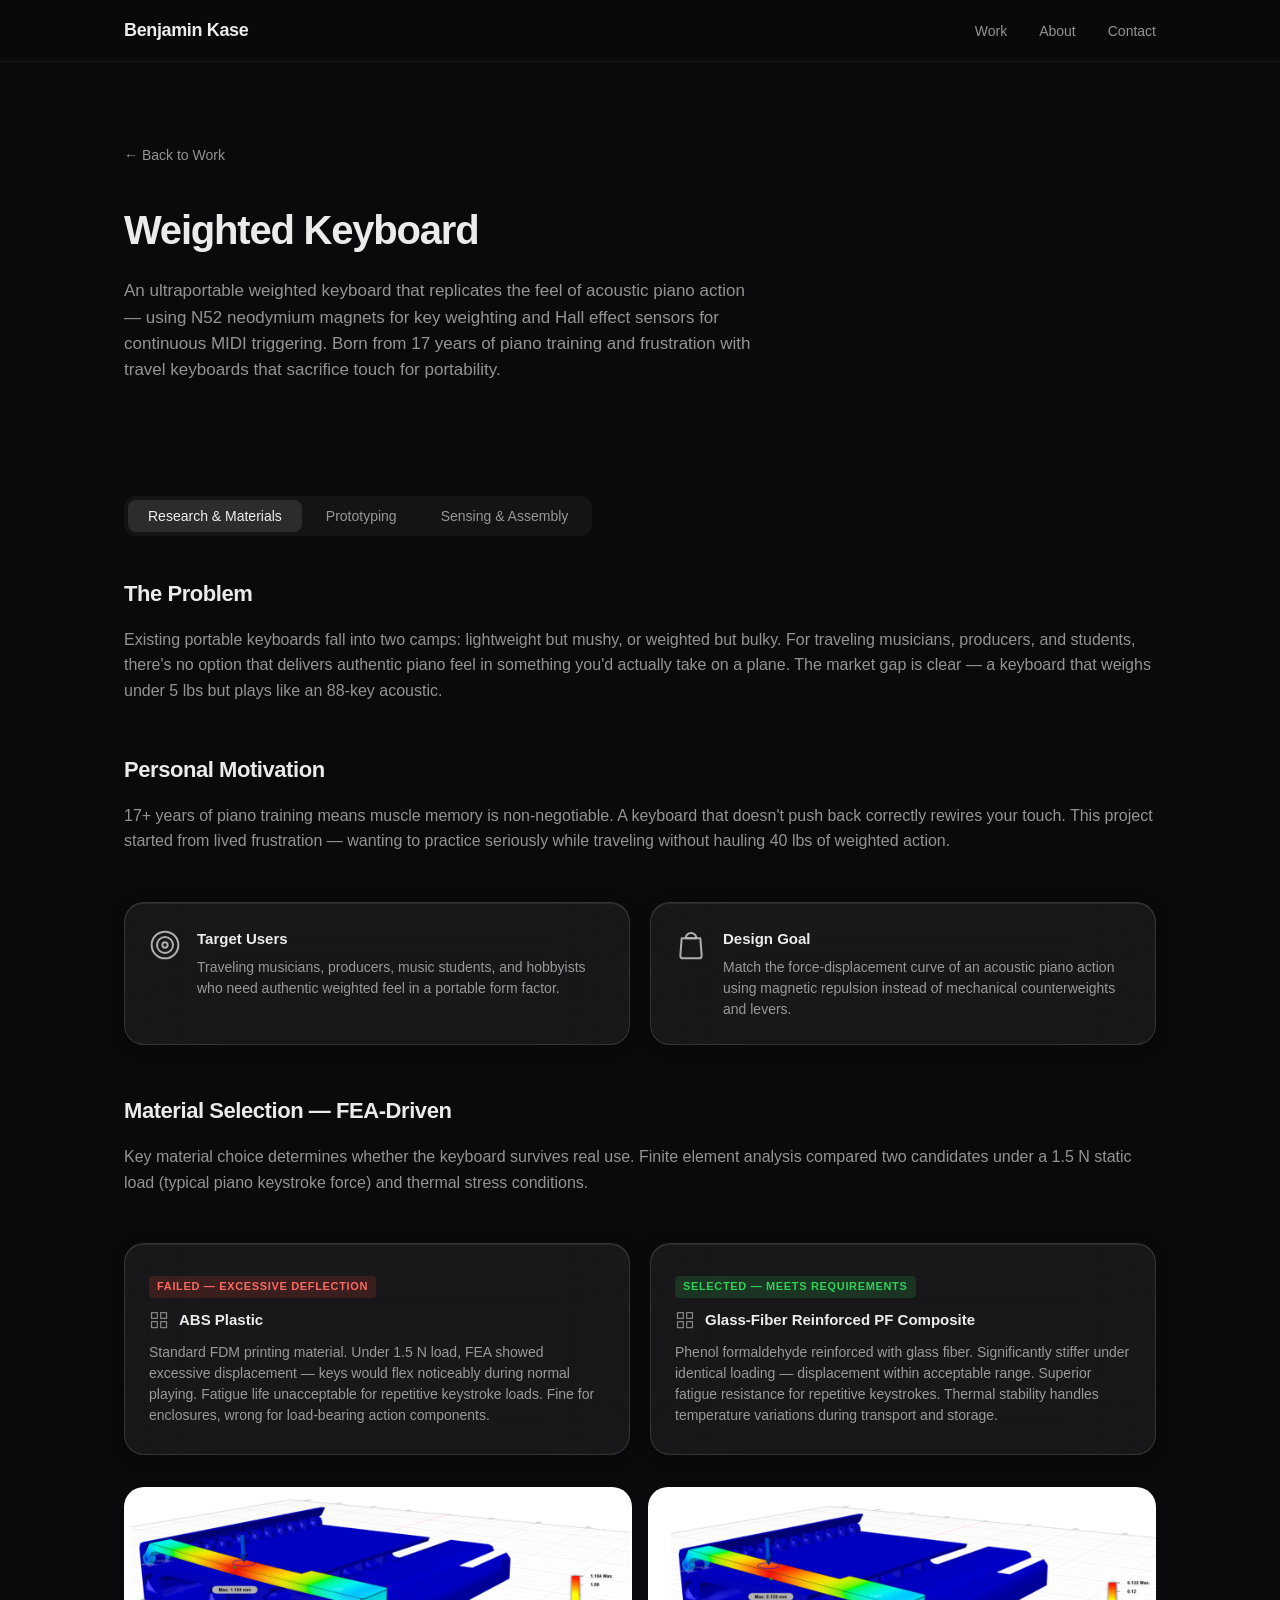
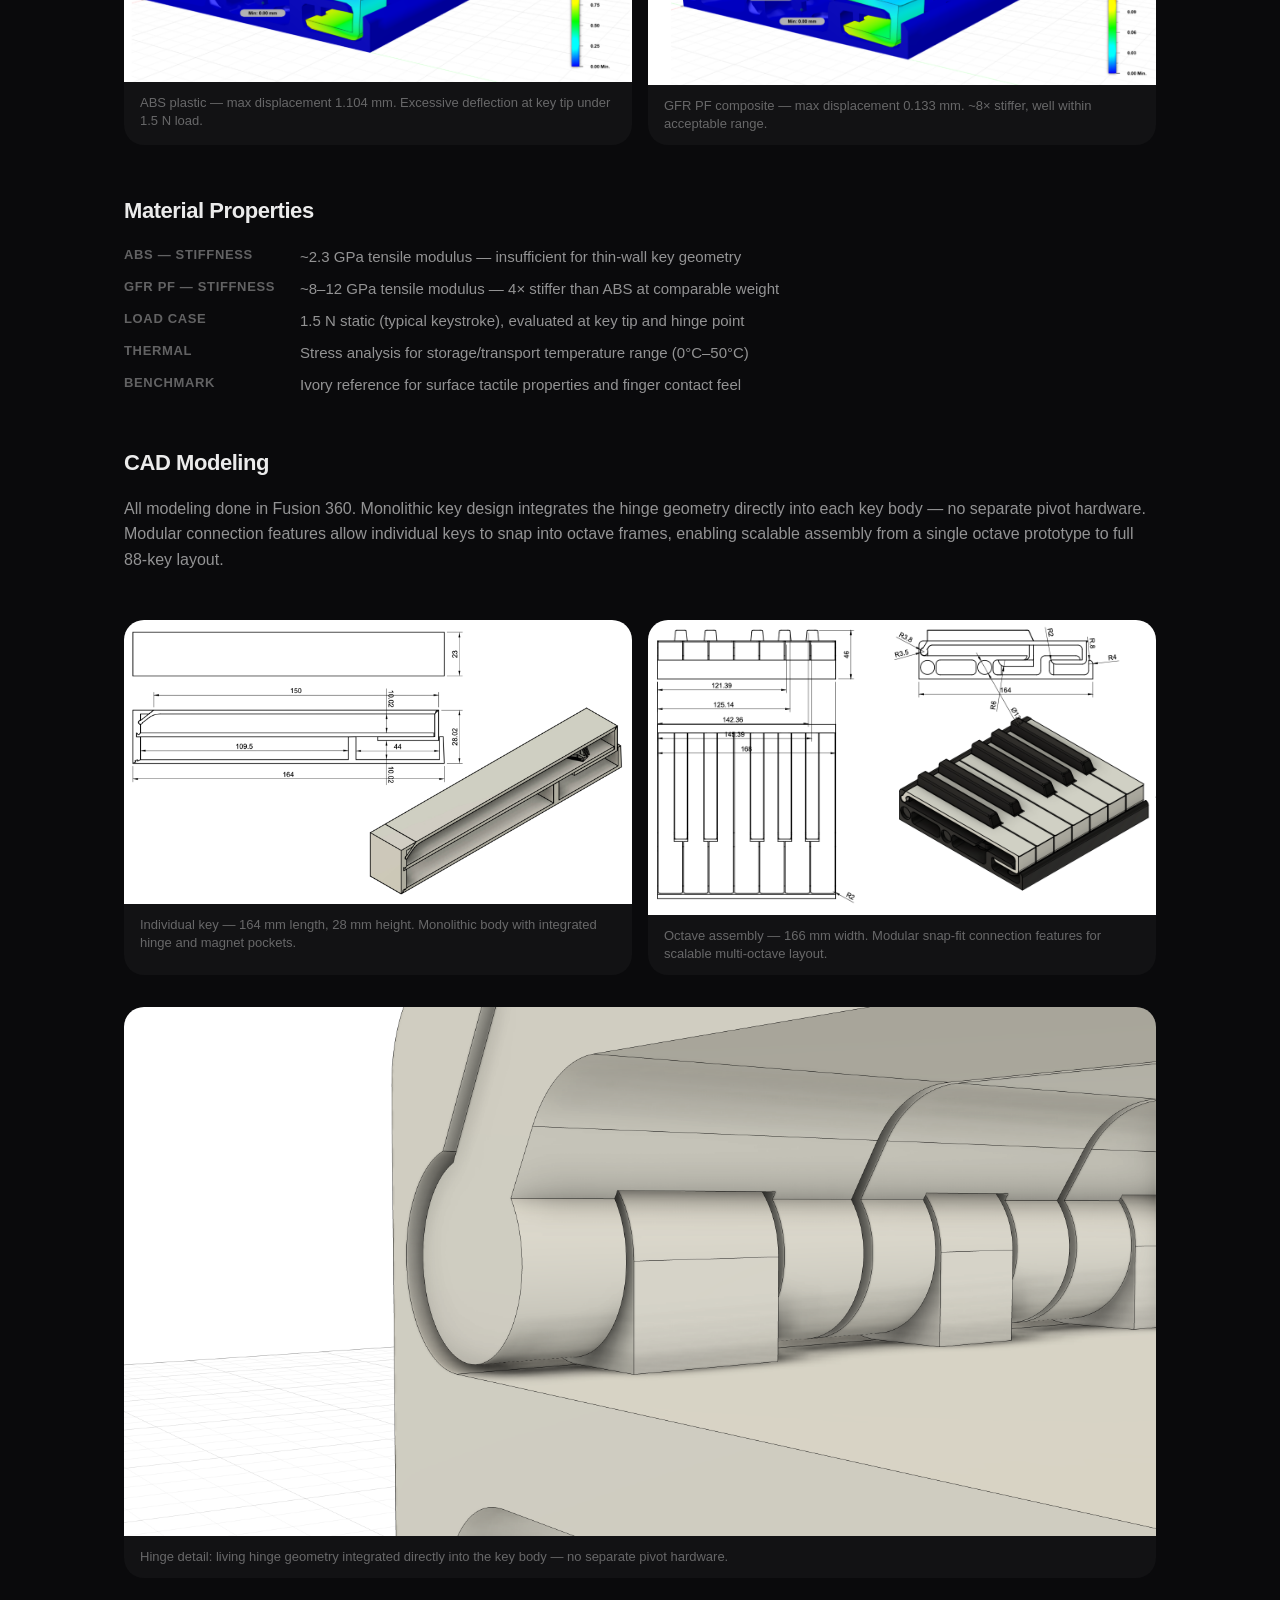
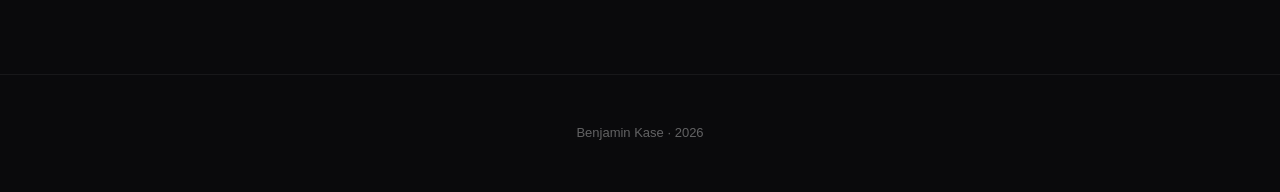
<file: keyboard/index.html>
<!DOCTYPE html>
<html lang="en">
<head>
  <meta charset="UTF-8">
  <meta name="viewport" content="width=device-width, initial-scale=1.0">
  <title>Weighted Keyboard — Benjamin Kase</title>
  <meta name="description" content="An ultraportable weighted keyboard with N52 neodymium magnet action and Hall effect sensor MIDI triggering.">
  <link rel="stylesheet" href="../styles.css">
  <link rel="icon" href="data:image/svg+xml,<svg xmlns='http://www.w3.org/2000/svg' viewBox='0 0 100 100'><text y='.9em' font-size='90'>◈</text></svg>">
  <style>
    /* ── Icons ── */
    .icon {
      width: 32px;
      height: 32px;
      flex-shrink: 0;
    }
    .icon-sm {
      width: 20px;
      height: 20px;
    }
    .icon-lg {
      width: 40px;
      height: 40px;
    }

    /* ── Image blocks ── */
    .image-block {
      margin: 32px 0;
      border-radius: var(--radius);
      overflow: hidden;
      background: rgba(255, 255, 255, 0.03);
    }
    .image-block img {
      width: 100%;
      height: auto;
      display: block;
    }
    .image-caption {
      font-size: 0.8125rem;
      color: var(--text-tertiary);
      padding: 12px 16px;
      line-height: 1.4;
    }

    /* ── Spec list ── */
    .spec-list {
      display: grid;
      grid-template-columns: 160px 1fr;
      gap: 8px 16px;
      margin-top: 12px;
    }
    .spec-list dt {
      font-size: 0.8125rem;
      font-weight: 600;
      color: var(--text-tertiary);
      text-transform: uppercase;
      letter-spacing: 0.05em;
    }
    .spec-list dd {
      font-size: 0.9375rem;
      color: var(--text-secondary);
    }

    /* ── Icon cards ── */
    .icon-card {
      display: flex;
      gap: 16px;
      align-items: flex-start;
      padding: 24px;
    }
    .icon-card .icon {
      margin-top: 2px;
      opacity: 0.7;
    }
    .icon-card h4 {
      font-size: 0.9375rem;
      font-weight: 600;
      margin-bottom: 6px;
    }
    .icon-card p {
      font-size: 0.875rem;
      color: var(--text-secondary);
      line-height: 1.5;
    }

    /* ── FEA comparison (side by side) ── */
    .compare-pair {
      display: grid;
      grid-template-columns: 1fr 1fr;
      gap: 20px;
      margin: 24px 0;
    }
    .compare-block {
      padding: 28px 24px;
    }
    .compare-block h4 {
      display: flex;
      align-items: center;
      gap: 10px;
      font-size: 0.9375rem;
      font-weight: 600;
      margin-bottom: 10px;
    }
    .compare-block h4 .icon-sm { opacity: 0.5; }
    .compare-block p {
      font-size: 0.875rem;
      color: var(--text-secondary);
      line-height: 1.5;
    }
    .compare-block .material-tag {
      display: inline-block;
      font-size: 0.6875rem;
      font-weight: 600;
      text-transform: uppercase;
      letter-spacing: 0.06em;
      padding: 2px 8px;
      border-radius: 4px;
      margin-bottom: 10px;
    }
    .compare-block .tag-fail {
      background: rgba(255, 69, 58, 0.15);
      color: #ff6961;
    }
    .compare-block .tag-pass {
      background: rgba(48, 209, 88, 0.15);
      color: #30d158;
    }

    /* ── Prototype evolution timeline ── */
    .proto-timeline {
      position: relative;
      margin: 32px 0;
      padding-left: 48px;
    }
    .proto-timeline::before {
      content: '';
      position: absolute;
      left: 15px;
      top: 8px;
      bottom: 8px;
      width: 2px;
      background: linear-gradient(
        to bottom,
        #ff453a 0%,
        #ff9f0a 33%,
        #ffd60a 66%,
        #30d158 100%
      );
      border-radius: 1px;
    }
    .proto-node {
      position: relative;
      margin-bottom: 36px;
    }
    .proto-node:last-child { margin-bottom: 0; }
    .proto-dot {
      position: absolute;
      left: -40px;
      top: 4px;
      width: 18px;
      height: 18px;
      border-radius: 50%;
      border: 2px solid;
      background: var(--bg);
      display: flex;
      align-items: center;
      justify-content: center;
    }
    .proto-dot::after {
      content: '';
      width: 6px;
      height: 6px;
      border-radius: 50%;
      background: currentColor;
    }
    .proto-node h4 {
      font-size: 0.9375rem;
      font-weight: 600;
      margin-bottom: 4px;
      line-height: 1.3;
    }
    .proto-node .version-tag {
      display: inline-block;
      font-size: 0.6875rem;
      font-weight: 600;
      text-transform: uppercase;
      letter-spacing: 0.06em;
      padding: 2px 8px;
      border-radius: 4px;
      margin-bottom: 6px;
    }
    .proto-node .outcome {
      font-size: 0.8125rem;
      color: var(--text-tertiary);
      line-height: 1.45;
      margin-top: 4px;
    }
    .proto-node p {
      font-size: 0.875rem;
      color: var(--text-secondary);
      line-height: 1.5;
    }
    .proto-node .image-block {
      margin: 12px 0 0;
      max-width: 480px;
    }

    /* Version color stages */
    .version--v1 .version-tag { background: rgba(255, 69, 58, 0.15); color: #ff6961; }
    .version--v1 .proto-dot { color: #ff453a; }
    .version--v2 .version-tag { background: rgba(255, 159, 10, 0.15); color: #ffb340; }
    .version--v2 .proto-dot { color: #ff9f0a; }
    .version--v3 .version-tag { background: rgba(255, 214, 10, 0.15); color: #ffd60a; }
    .version--v3 .proto-dot { color: #ffd60a; }
    .version--v4 .version-tag { background: rgba(48, 209, 88, 0.15); color: #30d158; }
    .version--v4 .proto-dot { color: #30d158; }

    /* ── Assembly strip (horizontal specs) ── */
    .assembly-strip {
      display: grid;
      grid-template-columns: repeat(4, 1fr);
      gap: 0;
      margin: 24px 0 40px;
      border-radius: var(--radius);
      overflow: hidden;
      border: 1px solid var(--glass-border);
    }
    .assembly-item {
      padding: 24px 20px;
      border-right: 1px solid rgba(255, 255, 255, 0.06);
      text-align: center;
    }
    .assembly-item:last-child { border-right: none; }
    .assembly-item .icon {
      margin: 0 auto 10px;
      opacity: 0.5;
    }
    .assembly-item h4 {
      font-size: 0.75rem;
      font-weight: 600;
      text-transform: uppercase;
      letter-spacing: 0.08em;
      color: var(--text-tertiary);
      margin-bottom: 6px;
    }
    .assembly-item p {
      font-size: 0.8125rem;
      color: var(--text-secondary);
      line-height: 1.4;
    }

    /* ── Image pair (side by side) ── */
    .image-pair {
      display: grid;
      grid-template-columns: 1fr 1fr;
      gap: 16px;
      margin: 32px 0;
    }
    .image-pair .image-block {
      margin: 0;
    }

    /* ── Photo gallery (assembly) ── */
    .photo-gallery {
      display: grid;
      grid-template-columns: repeat(3, 1fr);
      gap: 4px;
      margin: 32px 0;
      border-radius: var(--radius);
      overflow: hidden;
    }
    .photo-gallery img {
      width: 100%;
      height: 240px;
      object-fit: cover;
      display: block;
      transition: opacity 0.2s;
    }
    .photo-gallery img:hover {
      opacity: 0.85;
    }
    .photo-gallery .gallery-wide {
      grid-column: span 2;
    }
    .photo-gallery .gallery-wide img {
      height: 280px;
    }

    /* ── Responsive ── */
    @media (max-width: 768px) {
      .spec-list { grid-template-columns: 1fr; }
      .compare-pair { grid-template-columns: 1fr; }
      .assembly-strip { grid-template-columns: 1fr 1fr; }
      .assembly-item:nth-child(2) { border-right: none; }
      .assembly-item:nth-child(-n+2) { border-bottom: 1px solid rgba(255, 255, 255, 0.06); }
      .image-pair { grid-template-columns: 1fr; }
      .photo-gallery { grid-template-columns: 1fr 1fr; }
      .photo-gallery .gallery-wide { grid-column: span 2; }
      .photo-gallery img { height: 200px; }
    }
    @media (max-width: 480px) {
      .assembly-strip { grid-template-columns: 1fr; }
      .assembly-item { border-right: none; border-bottom: 1px solid rgba(255, 255, 255, 0.06); }
      .assembly-item:last-child { border-bottom: none; }
      .proto-timeline { padding-left: 40px; }
      .photo-gallery { grid-template-columns: 1fr; }
      .photo-gallery .gallery-wide { grid-column: span 1; }
      .photo-gallery img, .photo-gallery .gallery-wide img { height: 220px; }
    }
  </style>
</head>
<body>

  <!-- ═══════════ SVG Icon Defs (hidden) ═══════════ -->
  <svg xmlns="http://www.w3.org/2000/svg" style="display:none">
    <!-- Music / Piano key -->
    <symbol id="i-music" viewBox="0 0 24 24" fill="none" stroke="currentColor" stroke-width="1.5" stroke-linecap="round" stroke-linejoin="round">
      <path d="M9 18V5l12-2v13"/><circle cx="6" cy="18" r="3"/><circle cx="18" cy="16" r="3"/>
    </symbol>
    <!-- Magnet -->
    <symbol id="i-magnet" viewBox="0 0 24 24" fill="none" stroke="currentColor" stroke-width="1.5" stroke-linecap="round" stroke-linejoin="round">
      <path d="M6 2v6a6 6 0 0 0 12 0V2"/><path d="M6 2h4v6a2 2 0 0 1-4 0V2z"/><path d="M14 2h4v6a2 2 0 0 1-4 0V2z"/>
    </symbol>
    <!-- Cube / 3D CAD -->
    <symbol id="i-cube" viewBox="0 0 24 24" fill="none" stroke="currentColor" stroke-width="1.5" stroke-linecap="round" stroke-linejoin="round">
      <path d="M21 16V8a2 2 0 0 0-1-1.73l-7-4a2 2 0 0 0-2 0l-7 4A2 2 0 0 0 3 8v8a2 2 0 0 0 1 1.73l7 4a2 2 0 0 0 2 0l7-4A2 2 0 0 0 21 16z"/><path d="M3.27 6.96L12 12.01l8.73-5.05"/><line x1="12" y1="22.08" x2="12" y2="12"/>
    </symbol>
    <!-- Printer / Fabrication -->
    <symbol id="i-printer" viewBox="0 0 24 24" fill="none" stroke="currentColor" stroke-width="1.5" stroke-linecap="round" stroke-linejoin="round">
      <path d="M6 9V2h12v7"/><path d="M6 18H4a2 2 0 0 1-2-2v-5a2 2 0 0 1 2-2h16a2 2 0 0 1 2 2v5a2 2 0 0 1-2 2h-2"/><rect x="6" y="14" width="12" height="8"/>
    </symbol>
    <!-- Scale / Weight -->
    <symbol id="i-weight" viewBox="0 0 24 24" fill="none" stroke="currentColor" stroke-width="1.5" stroke-linecap="round" stroke-linejoin="round">
      <path d="M12 3a4 4 0 0 0-4 4h8a4 4 0 0 0-4-4z"/><path d="M5 7l-1 13a2 2 0 0 0 2 2h12a2 2 0 0 0 2-2L19 7H5z"/>
    </symbol>
    <!-- Ruler / Measure -->
    <symbol id="i-ruler" viewBox="0 0 24 24" fill="none" stroke="currentColor" stroke-width="1.5" stroke-linecap="round" stroke-linejoin="round">
      <path d="M21.73 18l-8-14a2 2 0 0 0-3.46 0l-8 14A2 2 0 0 0 4 21h16a2 2 0 0 0 1.73-3z"/><line x1="12" y1="9" x2="12" y2="13"/>
    </symbol>
    <!-- Microscope / Analysis -->
    <symbol id="i-analyze" viewBox="0 0 24 24" fill="none" stroke="currentColor" stroke-width="1.5" stroke-linecap="round" stroke-linejoin="round">
      <circle cx="11" cy="11" r="8"/><line x1="21" y1="21" x2="16.65" y2="16.65"/><line x1="11" y1="8" x2="11" y2="14"/><line x1="8" y1="11" x2="14" y2="11"/>
    </symbol>
    <!-- Wrench / Tools -->
    <symbol id="i-wrench" viewBox="0 0 24 24" fill="none" stroke="currentColor" stroke-width="1.5" stroke-linecap="round" stroke-linejoin="round">
      <path d="M14.7 6.3a1 1 0 0 0 0 1.4l1.6 1.6a1 1 0 0 0 1.4 0l3.77-3.77a6 6 0 0 1-7.94 7.94l-6.91 6.91a2.12 2.12 0 0 1-3-3l6.91-6.91a6 6 0 0 1 7.94-7.94l-3.76 3.76z"/>
    </symbol>
    <!-- Grid / FEA mesh -->
    <symbol id="i-grid" viewBox="0 0 24 24" fill="none" stroke="currentColor" stroke-width="1.5" stroke-linecap="round" stroke-linejoin="round">
      <rect x="3" y="3" width="7" height="7"/><rect x="14" y="3" width="7" height="7"/><rect x="3" y="14" width="7" height="7"/><rect x="14" y="14" width="7" height="7"/>
    </symbol>
    <!-- Bolt / Sensor -->
    <symbol id="i-bolt" viewBox="0 0 24 24" fill="none" stroke="currentColor" stroke-width="1.5" stroke-linecap="round" stroke-linejoin="round">
      <path d="M13 2L4.5 12.5h6l-1 9.5 8.5-12h-6L13 2z"/>
    </symbol>
    <!-- Waveform / Signal -->
    <symbol id="i-waveform" viewBox="0 0 24 24" fill="none" stroke="currentColor" stroke-width="1.5" stroke-linecap="round" stroke-linejoin="round">
      <path d="M3 12h2l3-8 4 16 3-10 2 4h4"/>
    </symbol>
    <!-- Layers -->
    <symbol id="i-layers" viewBox="0 0 24 24" fill="none" stroke="currentColor" stroke-width="1.5" stroke-linecap="round" stroke-linejoin="round">
      <path d="M12 2L2 7l10 5 10-5-10-5z"/><path d="M2 17l10 5 10-5"/><path d="M2 12l10 5 10-5"/>
    </symbol>
    <!-- Chart -->
    <symbol id="i-chart" viewBox="0 0 24 24" fill="none" stroke="currentColor" stroke-width="1.5" stroke-linecap="round" stroke-linejoin="round">
      <path d="M3 3v18h18"/><path d="M7 16l4-8 4 4 5-9"/>
    </symbol>
    <!-- Target -->
    <symbol id="i-target" viewBox="0 0 24 24" fill="none" stroke="currentColor" stroke-width="1.5" stroke-linecap="round" stroke-linejoin="round">
      <circle cx="12" cy="12" r="10"/><circle cx="12" cy="12" r="6"/><circle cx="12" cy="12" r="2"/>
    </symbol>
    <!-- Check -->
    <symbol id="i-check" viewBox="0 0 24 24" fill="none" stroke="currentColor" stroke-width="1.5" stroke-linecap="round" stroke-linejoin="round">
      <path d="M22 11.08V12a10 10 0 1 1-5.93-9.14"/><path d="M22 4L12 14.01l-3-3"/>
    </symbol>
    <!-- Thermometer / Thermal -->
    <symbol id="i-thermo" viewBox="0 0 24 24" fill="none" stroke="currentColor" stroke-width="1.5" stroke-linecap="round" stroke-linejoin="round">
      <path d="M14 14.76V3.5a2.5 2.5 0 0 0-5 0v11.26a4.5 4.5 0 1 0 5 0z"/>
    </symbol>
  </svg>

  <nav class="nav">
    <div class="container">
      <a href="../" class="nav-logo">Benjamin Kase</a>
      <ul class="nav-links">
        <li><a href="../">Work</a></li>
        <li><a href="../about/">About</a></li>
        <li><a href="../contact/">Contact</a></li>
      </ul>
    </div>
  </nav>

  <div class="page-header">
    <div class="container">
      <a href="../" class="back-link">← Back to Work</a>
      <h1>Weighted Keyboard</h1>
      <p class="page-desc">An ultraportable weighted keyboard that replicates the feel of acoustic piano action — using N52 neodymium magnets for key weighting and Hall effect sensors for continuous MIDI triggering. Born from 17 years of piano training and frustration with travel keyboards that sacrifice touch for portability.</p>
    </div>
  </div>

  <main class="section">
    <div class="container">

      <div class="tabs">
        <button class="tab-btn active" data-tab="research">Research & Materials</button>
        <button class="tab-btn" data-tab="prototyping">Prototyping</button>
        <button class="tab-btn" data-tab="sensing">Sensing & Assembly</button>
      </div>

      <!-- ══════════════════════════════════ -->
      <!-- ── Research & Materials Tab ───── -->
      <!-- ══════════════════════════════════ -->
      <div class="tab-panel active" id="research">

        <div class="content-block">
          <h2>The Problem</h2>
          <p>Existing portable keyboards fall into two camps: lightweight but mushy, or weighted but bulky. For traveling musicians, producers, and students, there's no option that delivers authentic piano feel in something you'd actually take on a plane. The market gap is clear — a keyboard that weighs under 5 lbs but plays like an 88-key acoustic.</p>
        </div>

        <div class="content-block">
          <h2>Personal Motivation</h2>
          <p>17+ years of piano training means muscle memory is non-negotiable. A keyboard that doesn't push back correctly rewires your touch. This project started from lived frustration — wanting to practice seriously while traveling without hauling 40 lbs of weighted action.</p>
        </div>

        <div class="detail-grid">
          <div class="icon-card glass">
            <svg class="icon"><use href="#i-target"/></svg>
            <div>
              <h4>Target Users</h4>
              <p>Traveling musicians, producers, music students, and hobbyists who need authentic weighted feel in a portable form factor.</p>
            </div>
          </div>
          <div class="icon-card glass">
            <svg class="icon"><use href="#i-weight"/></svg>
            <div>
              <h4>Design Goal</h4>
              <p>Match the force-displacement curve of an acoustic piano action using magnetic repulsion instead of mechanical counterweights and levers.</p>
            </div>
          </div>
        </div>

        <div class="content-block" style="margin-top: 48px;">
          <h2>Material Selection — FEA-Driven</h2>
          <p>Key material choice determines whether the keyboard survives real use. Finite element analysis compared two candidates under a 1.5 N static load (typical piano keystroke force) and thermal stress conditions.</p>
        </div>

        <div class="compare-pair">
          <div class="compare-block glass">
            <span class="material-tag tag-fail">Failed — Excessive Deflection</span>
            <h4><svg class="icon-sm"><use href="#i-grid"/></svg> ABS Plastic</h4>
            <p>Standard FDM printing material. Under 1.5 N load, FEA showed excessive displacement — keys would flex noticeably during normal playing. Fatigue life unacceptable for repetitive keystroke loads. Fine for enclosures, wrong for load-bearing action components.</p>
          </div>
          <div class="compare-block glass">
            <span class="material-tag tag-pass">Selected — Meets Requirements</span>
            <h4><svg class="icon-sm"><use href="#i-grid"/></svg> Glass-Fiber Reinforced PF Composite</h4>
            <p>Phenol formaldehyde reinforced with glass fiber. Significantly stiffer under identical loading — displacement within acceptable range. Superior fatigue resistance for repetitive keystrokes. Thermal stability handles temperature variations during transport and storage.</p>
          </div>
        </div>

        <div class="image-pair">
          <div class="image-block">
            <img src="assets/fea-comparison-ABS.png" alt="FEA displacement analysis of ABS plastic key under 1.5N load" loading="lazy">
            <p class="image-caption">ABS plastic — max displacement 1.104 mm. Excessive deflection at key tip under 1.5 N load.</p>
          </div>
          <div class="image-block">
            <img src="assets/fea-comparison-PF.png" alt="FEA displacement analysis of GFR PF composite key under 1.5N load" loading="lazy">
            <p class="image-caption">GFR PF composite — max displacement 0.133 mm. ~8× stiffer, well within acceptable range.</p>
          </div>
        </div>

        <div class="content-block" style="margin-top: 48px;">
          <h2>Material Properties</h2>
          <dl class="spec-list">
            <dt>ABS — Stiffness</dt>
            <dd>~2.3 GPa tensile modulus — insufficient for thin-wall key geometry</dd>
            <dt>GFR PF — Stiffness</dt>
            <dd>~8–12 GPa tensile modulus — 4× stiffer than ABS at comparable weight</dd>
            <dt>Load Case</dt>
            <dd>1.5 N static (typical keystroke), evaluated at key tip and hinge point</dd>
            <dt>Thermal</dt>
            <dd>Stress analysis for storage/transport temperature range (0°C–50°C)</dd>
            <dt>Benchmark</dt>
            <dd>Ivory reference for surface tactile properties and finger contact feel</dd>
          </dl>
        </div>

        <div class="content-block">
          <h2>CAD Modeling</h2>
          <p>All modeling done in Fusion 360. Monolithic key design integrates the hinge geometry directly into each key body — no separate pivot hardware. Modular connection features allow individual keys to snap into octave frames, enabling scalable assembly from a single octave prototype to full 88-key layout.</p>
        </div>

        <div class="image-pair">
          <div class="image-block">
            <img src="assets/cad-model-key.png" alt="Fusion 360 dimensioned drawing and 3D model of individual key" loading="lazy">
            <p class="image-caption">Individual key — 164 mm length, 28 mm height. Monolithic body with integrated hinge and magnet pockets.</p>
          </div>
          <div class="image-block">
            <img src="assets/cad-model-octave.png" alt="Fusion 360 dimensioned drawing and 3D model of octave assembly" loading="lazy">
            <p class="image-caption">Octave assembly — 166 mm width. Modular snap-fit connection features for scalable multi-octave layout.</p>
          </div>
        </div>

        <div class="image-block">
          <img src="assets/hing-closeup.png" alt="Close-up CAD render of integrated hinge geometry" loading="lazy">
          <p class="image-caption">Hinge detail: living hinge geometry integrated directly into the key body — no separate pivot hardware.</p>
        </div>

      </div>

      <!-- ══════════════════════════════════ -->
      <!-- ── Prototyping Tab ─────────────── -->
      <!-- ══════════════════════════════════ -->
      <div class="tab-panel" id="prototyping">

        <div class="content-block">
          <h2>Iterative Key Prototypes</h2>
          <p>Four generations of individual key prototypes, each addressing failures from the previous version. All 3D printed on FDM printers with progressive refinements to wall thickness, edge geometry, and weighting mechanism.</p>
        </div>

        <div class="proto-timeline">
          <div class="proto-node version--v1">
            <div class="proto-dot"></div>
            <span class="version-tag">V1 — Proof of Concept</span>
            <h4>Thin-Wall Exploration</h4>
            <p>First physical test of the monolithic key geometry. Minimal wall thickness to test hinge flex. Result: structurally unusable — walls too thin for any meaningful force application. Valuable for validating print orientation and hinge geometry.</p>
            <p class="outcome">Outcome → Confirmed hinge concept works, but wall thickness needs 2–3× increase.</p>
            <div class="image-block">
              <img src="assets/key-v1.jpeg" alt="Key prototype V1 — light blue 3D print with thin walls" loading="lazy">
            </div>
          </div>

          <div class="proto-node version--v2">
            <div class="proto-dot"></div>
            <span class="version-tag">V2 — Spring + Magnet</span>
            <h4>First Weighted Action</h4>
            <p>Thicker walls with a spring and magnet weighting mechanism. First prototype with actual key resistance. Played with recognizable piano-like feel, but the spring-magnet combination was too delicate — springs dislodged during repeated keystrokes.</p>
            <p class="outcome">Outcome → Proved weighted feel is achievable. Spring retention mechanism needs redesign.</p>
            <div class="image-block">
              <img src="assets/key-v2.jpeg" alt="Key prototype V2 — teal 3D print with spring and magnet mechanism" loading="lazy">
            </div>
          </div>

          <div class="proto-node version--v3">
            <div class="proto-dot"></div>
            <span class="version-tag">V3 — Structural Refinement</span>
            <h4>Rounded Edges & Reinforcement</h4>
            <p>Addressed V2's fragility with rounded edges (stress concentration reduction), thicker hinge cross-section, and improved layer adhesion through print parameter tuning. More durable under repeated play.</p>
            <p class="outcome">Outcome → Structurally sound for extended testing. Ready for magnet-only weighting system.</p>
            <div class="image-block">
              <img src="assets/key-v3.jpeg" alt="Key prototype V3 — black 3D print with rounded edges and magnet recesses" loading="lazy">
            </div>
          </div>

          <div class="proto-node version--v4">
            <div class="proto-dot"></div>
            <span class="version-tag">V4 — Magnet Weighting</span>
            <h4>N52 Neodymium + Vertical Guide Track</h4>
            <p>Replaced spring mechanism with N52 neodymium magnets in repulsion configuration. Added vertical guide track to constrain key travel to a single axis. Magnet spacing calibrated to approximate the force-displacement curve of a Yamaha weighted action.</p>
            <p class="outcome">Outcome → Demonstrated that magnet-based weighting alone can replicate piano feel. Key milestone.</p>
            <div class="image-block">
              <img src="assets/key-v4.jpeg" alt="Key prototype V4 — orange 3D print with N52 magnet visible at hinge" loading="lazy">
            </div>
          </div>
        </div>

        <div class="content-block" style="margin-top: 48px;">
          <h2>Octave Prototypes</h2>
          <p>Two octave-scale prototypes testing multi-key interaction, modularity, and sensor integration.</p>
        </div>

        <div class="detail-grid">
          <div class="icon-card glass">
            <svg class="icon"><use href="#i-printer"/></svg>
            <div>
              <h4>Octave V1 — Springs + External Magnets</h4>
              <p>First multi-key assembly. Spring-based weighting with external N52 magnets. Validated that adjacent keys don't interfere magnetically. Identified alignment tolerances needed for consistent feel across all 12 keys.</p>
            </div>
          </div>
          <div class="icon-card glass">
            <svg class="icon"><use href="#i-cube"/></svg>
            <div>
              <h4>Octave V2 — Snap-Fit + Hall Effect</h4>
              <p>Side recesses for snap-fit modular connection between octave units. Integrated Hall effect sensor positioning for MIDI triggering. Felt pads added for dampening at key-bottom. First prototype with electronic sensing.</p>
            </div>
          </div>
        </div>

        <div class="image-pair">
          <div class="image-block">
            <img src="assets/octave-v1.jpeg" alt="Octave V1 — white 3D printed octave with spring-based weighting" loading="lazy">
            <p class="image-caption">Octave V1 — spring-based weighting with external N52 magnets. First multi-key assembly.</p>
          </div>
          <div class="image-block">
            <img src="assets/octave-v2.jpeg" alt="Octave V2 — refined octave with snap-fit modularity and Hall effect sensors" loading="lazy">
            <p class="image-caption">Octave V2 — snap-fit side recesses, Hall effect sensor positioning, felt dampening pads.</p>
          </div>
        </div>

        <div class="content-block" style="margin-top: 48px;">
          <h2>Complete 88-Key CAD</h2>
          <p>Full 88-key layout modeled in Fusion 360 from the modular octave design. The snap-fit connection system allows the keyboard to be manufactured as individual octave modules and assembled without fasteners — a key enabler for both manufacturing and portability.</p>
        </div>

        <div class="image-block">
          <img src="assets/88key-AIgen.png" alt="Full 88-key weighted keyboard concept render" loading="lazy">
          <p class="image-caption">88-key concept visualization — modular octave units connected via snap-fit recesses, with weight profile selection display.</p>
        </div>

      </div>

      <!-- ══════════════════════════════════ -->
      <!-- ── Sensing & Assembly Tab ──────── -->
      <!-- ══════════════════════════════════ -->
      <div class="tab-panel" id="sensing">

        <div class="content-block">
          <h2>Hall Effect → MIDI Pipeline</h2>
          <p>Each key carries an N52 neodymium magnet. Hall effect sensors positioned on the base PCB detect the magnetic field strength continuously as the key travels — producing a voltage proportional to displacement. This analog signal maps to MIDI velocity, enabling expressive dynamics that capture <em>how</em> each key is pressed, not just <em>that</em> it was pressed.</p>
        </div>

        <div class="assembly-strip">
          <div class="assembly-item">
            <svg class="icon"><use href="#i-magnet"/></svg>
            <h4>Magnets</h4>
            <p>N52 neodymium<br>Repulsion weighting<br>+ key-mounted sensing</p>
          </div>
          <div class="assembly-item">
            <svg class="icon"><use href="#i-bolt"/></svg>
            <h4>Sensors</h4>
            <p>Hall effect sensors<br>Continuous analog<br>displacement tracking</p>
          </div>
          <div class="assembly-item">
            <svg class="icon"><use href="#i-waveform"/></svg>
            <h4>Signal</h4>
            <p>Voltage → position<br>Force-displacement<br>curve per keystroke</p>
          </div>
          <div class="assembly-item">
            <svg class="icon"><use href="#i-music"/></svg>
            <h4>Output</h4>
            <p>MIDI Note On<br>Velocity mapping<br>Expressive dynamics</p>
          </div>
        </div>

        <div class="content-block">
          <h2>Assembly Details</h2>
          <p>The physical assembly integrates 3D printed key frames, ceramic magnets in recesses, Hall effect sensors positioned for optimal displacement detection, and N52 magnets secured on the base. Felt pads at key-bottom provide acoustic dampening and define the end-of-travel feel.</p>
        </div>

        <div class="detail-grid">
          <div class="icon-card glass">
            <svg class="icon"><use href="#i-layers"/></svg>
            <div>
              <h4>Key Assembly</h4>
              <p>3D printed key body with integrated hinge. Ceramic magnets press-fit into recesses on the key underside. Vertical guide track constrains travel to a single axis.</p>
            </div>
          </div>
          <div class="icon-card glass">
            <svg class="icon"><use href="#i-wrench"/></svg>
            <div>
              <h4>Base Frame</h4>
              <p>N52 neodymium magnets secured to base with tape (prototype) — production design uses press-fit pockets. Hall effect sensors soldered to PCB at calibrated positions beneath each key.</p>
            </div>
          </div>
          <div class="icon-card glass">
            <svg class="icon"><use href="#i-analyze"/></svg>
            <div>
              <h4>Calibration</h4>
              <p>Magnet spacing tuned per-key to match the force-displacement curve of a weighted acoustic action. Sensor gain adjusted so full key travel maps to full MIDI velocity range (0–127).</p>
            </div>
          </div>
          <div class="icon-card glass">
            <svg class="icon"><use href="#i-check"/></svg>
            <div>
              <h4>Dampening</h4>
              <p>Felt pads at key-bottom absorb impact and define a positive end-of-travel stop. Mimics the felt-on-wood contact of acoustic piano hammers.</p>
            </div>
          </div>
        </div>

        <div class="photo-gallery">
          <div>
            <img src="assets/assembly1.jpeg" alt="Disassembled parts — frame, keys, and hinge mechanisms laid flat" loading="lazy">
          </div>
          <div>
            <img src="assets/assembly2.jpeg" alt="Individual keys with ceramic magnets press-fit into recesses" loading="lazy">
          </div>
          <div>
            <img src="assets/assembly3.jpeg" alt="Close-up of Hall effect sensors wired inside the key frame" loading="lazy">
          </div>
          <div class="gallery-wide">
            <img src="assets/assembly4.jpeg" alt="Assembled octave with Hall effect sensor wires connected to jumper cables" loading="lazy">
          </div>
          <div>
            <img src="assets/assembly5.jpeg" alt="Base plate with N52 magnets and ceramic magnets secured with tape, Teensy on breadboard" loading="lazy">
          </div>
        </div>
        <p class="image-caption" style="margin-top: -20px;">Assembly progression: disassembled components → keys with ceramic magnets → Hall effect sensor wiring → assembled octave with sensor harness → base plate with N52 magnets and Teensy breadboard.</p>

        <div class="content-block" style="margin-top: 48px;">
          <h2>Results & Next Steps</h2>
          <p>The V4 key and Octave V2 prototypes demonstrated that magnet-based weighting can successfully replicate the feel of weighted piano action in a fraction of the weight and volume. Hall effect sensing captures continuous key displacement for expressive MIDI output.</p>
        </div>

        <div class="compare-pair">
          <div class="compare-block glass">
            <h4><svg class="icon-sm"><use href="#i-check"/></svg> What Worked</h4>
            <p>N52 repulsion-based weighting mimics real piano feel. Hall effect continuous sensing captures dynamics lost by binary velocity keyboards. Modular snap-fit octaves scale to full 88-key layout. 3D printing enables rapid iteration — 4 key versions in weeks.</p>
          </div>
          <div class="compare-block glass">
            <h4><svg class="icon-sm"><use href="#i-target"/></svg> Next Steps</h4>
            <p>Resin printing for production-quality surface finish. Hybrid magnet/electromagnet system for adjustable weighting profiles. Teensy microcontroller integration for USB MIDI output. Comparative user testing with trained pianists against reference weighted keyboards.</p>
          </div>
        </div>

      </div>

    </div>
  </main>

  <footer class="footer">
    <div class="container">
      <p>Benjamin Kase · 2026</p>
    </div>
  </footer>

  <script>
    document.querySelectorAll('.tab-btn').forEach(btn => {
      btn.addEventListener('click', () => {
        document.querySelectorAll('.tab-btn').forEach(b => b.classList.remove('active'));
        document.querySelectorAll('.tab-panel').forEach(p => p.classList.remove('active'));
        btn.classList.add('active');
        document.getElementById(btn.dataset.tab).classList.add('active');
      });
    });
  </script>

</body>
</html>
</file>
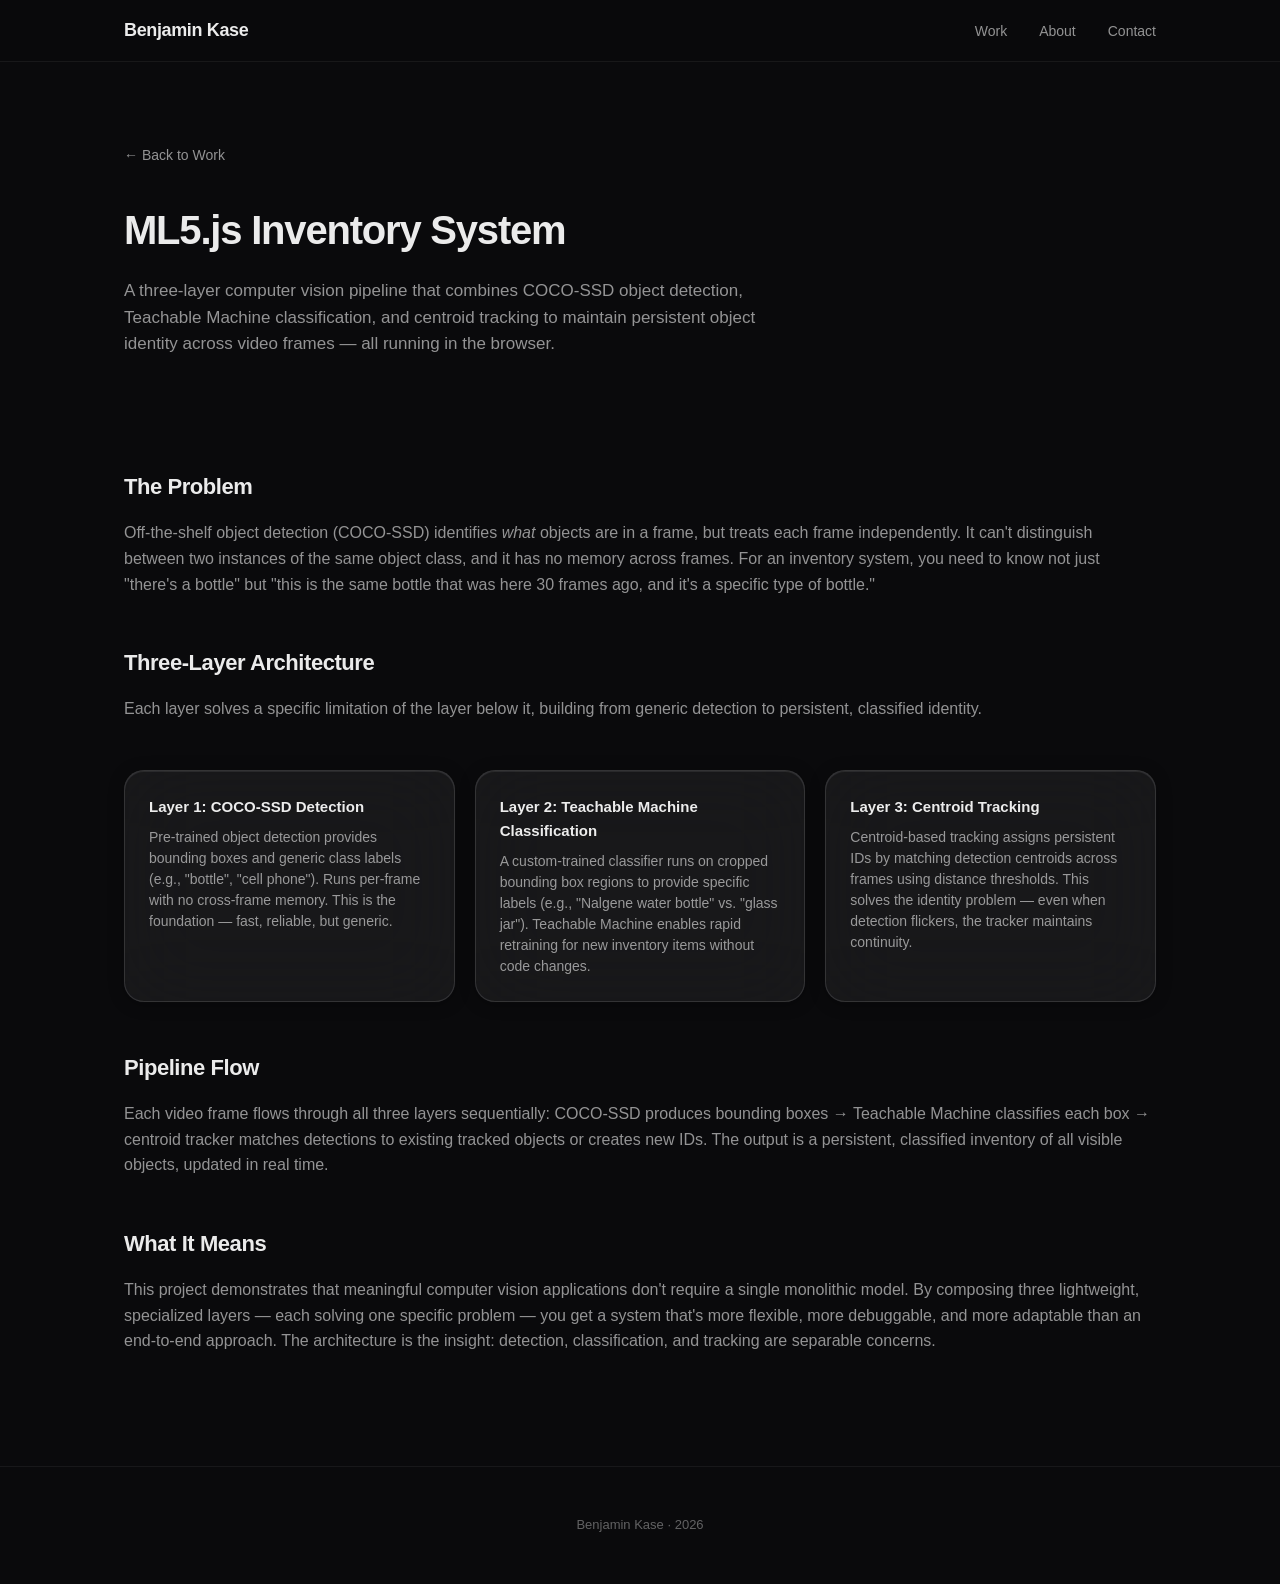
<file: ml-inventory/index.html>
<!DOCTYPE html>
<html lang="en">
<head>
  <meta charset="UTF-8">
  <meta name="viewport" content="width=device-width, initial-scale=1.0">
  <title>ML5.js Inventory System — Benjamin Kase</title>
  <meta name="description" content="Three-layer computer vision architecture for persistent object identity across frames.">
  <link rel="stylesheet" href="../styles.css">
  <link rel="icon" href="data:image/svg+xml,<svg xmlns='http://www.w3.org/2000/svg' viewBox='0 0 100 100'><text y='.9em' font-size='90'>◈</text></svg>">
</head>
<body>

  <nav class="nav">
    <div class="container">
      <a href="../" class="nav-logo">Benjamin Kase</a>
      <ul class="nav-links">
        <li><a href="../">Work</a></li>
        <li><a href="../about/">About</a></li>
        <li><a href="../contact/">Contact</a></li>
      </ul>
    </div>
  </nav>

  <div class="page-header">
    <div class="container">
      <a href="../" class="back-link">← Back to Work</a>
      <h1>ML5.js Inventory System</h1>
      <p class="page-desc">A three-layer computer vision pipeline that combines COCO-SSD object detection, Teachable Machine classification, and centroid tracking to maintain persistent object identity across video frames — all running in the browser.</p>
    </div>
  </div>

  <main class="section">
    <div class="container">

      <div class="content-block">
        <h2>The Problem</h2>
        <p>Off-the-shelf object detection (COCO-SSD) identifies <em>what</em> objects are in a frame, but treats each frame independently. It can't distinguish between two instances of the same object class, and it has no memory across frames. For an inventory system, you need to know not just "there's a bottle" but "this is the same bottle that was here 30 frames ago, and it's a specific type of bottle."</p>
      </div>

      <div class="content-block">
        <h2>Three-Layer Architecture</h2>
        <p>Each layer solves a specific limitation of the layer below it, building from generic detection to persistent, classified identity.</p>
      </div>

      <div class="detail-grid">
        <div class="detail-card glass">
          <h4>Layer 1: COCO-SSD Detection</h4>
          <p>Pre-trained object detection provides bounding boxes and generic class labels (e.g., "bottle", "cell phone"). Runs per-frame with no cross-frame memory. This is the foundation — fast, reliable, but generic.</p>
        </div>
        <div class="detail-card glass">
          <h4>Layer 2: Teachable Machine Classification</h4>
          <p>A custom-trained classifier runs on cropped bounding box regions to provide specific labels (e.g., "Nalgene water bottle" vs. "glass jar"). Teachable Machine enables rapid retraining for new inventory items without code changes.</p>
        </div>
        <div class="detail-card glass">
          <h4>Layer 3: Centroid Tracking</h4>
          <p>Centroid-based tracking assigns persistent IDs by matching detection centroids across frames using distance thresholds. This solves the identity problem — even when detection flickers, the tracker maintains continuity.</p>
        </div>
      </div>

      <div class="content-block" style="margin-top: 48px;">
        <h2>Pipeline Flow</h2>
        <p>Each video frame flows through all three layers sequentially: COCO-SSD produces bounding boxes → Teachable Machine classifies each box → centroid tracker matches detections to existing tracked objects or creates new IDs. The output is a persistent, classified inventory of all visible objects, updated in real time.</p>
      </div>

      <div class="content-block">
        <h2>What It Means</h2>
        <p>This project demonstrates that meaningful computer vision applications don't require a single monolithic model. By composing three lightweight, specialized layers — each solving one specific problem — you get a system that's more flexible, more debuggable, and more adaptable than an end-to-end approach. The architecture is the insight: detection, classification, and tracking are separable concerns.</p>
      </div>

    </div>
  </main>

  <footer class="footer">
    <div class="container">
      <p>Benjamin Kase · 2026</p>
    </div>
  </footer>

</body>
</html>
</file>
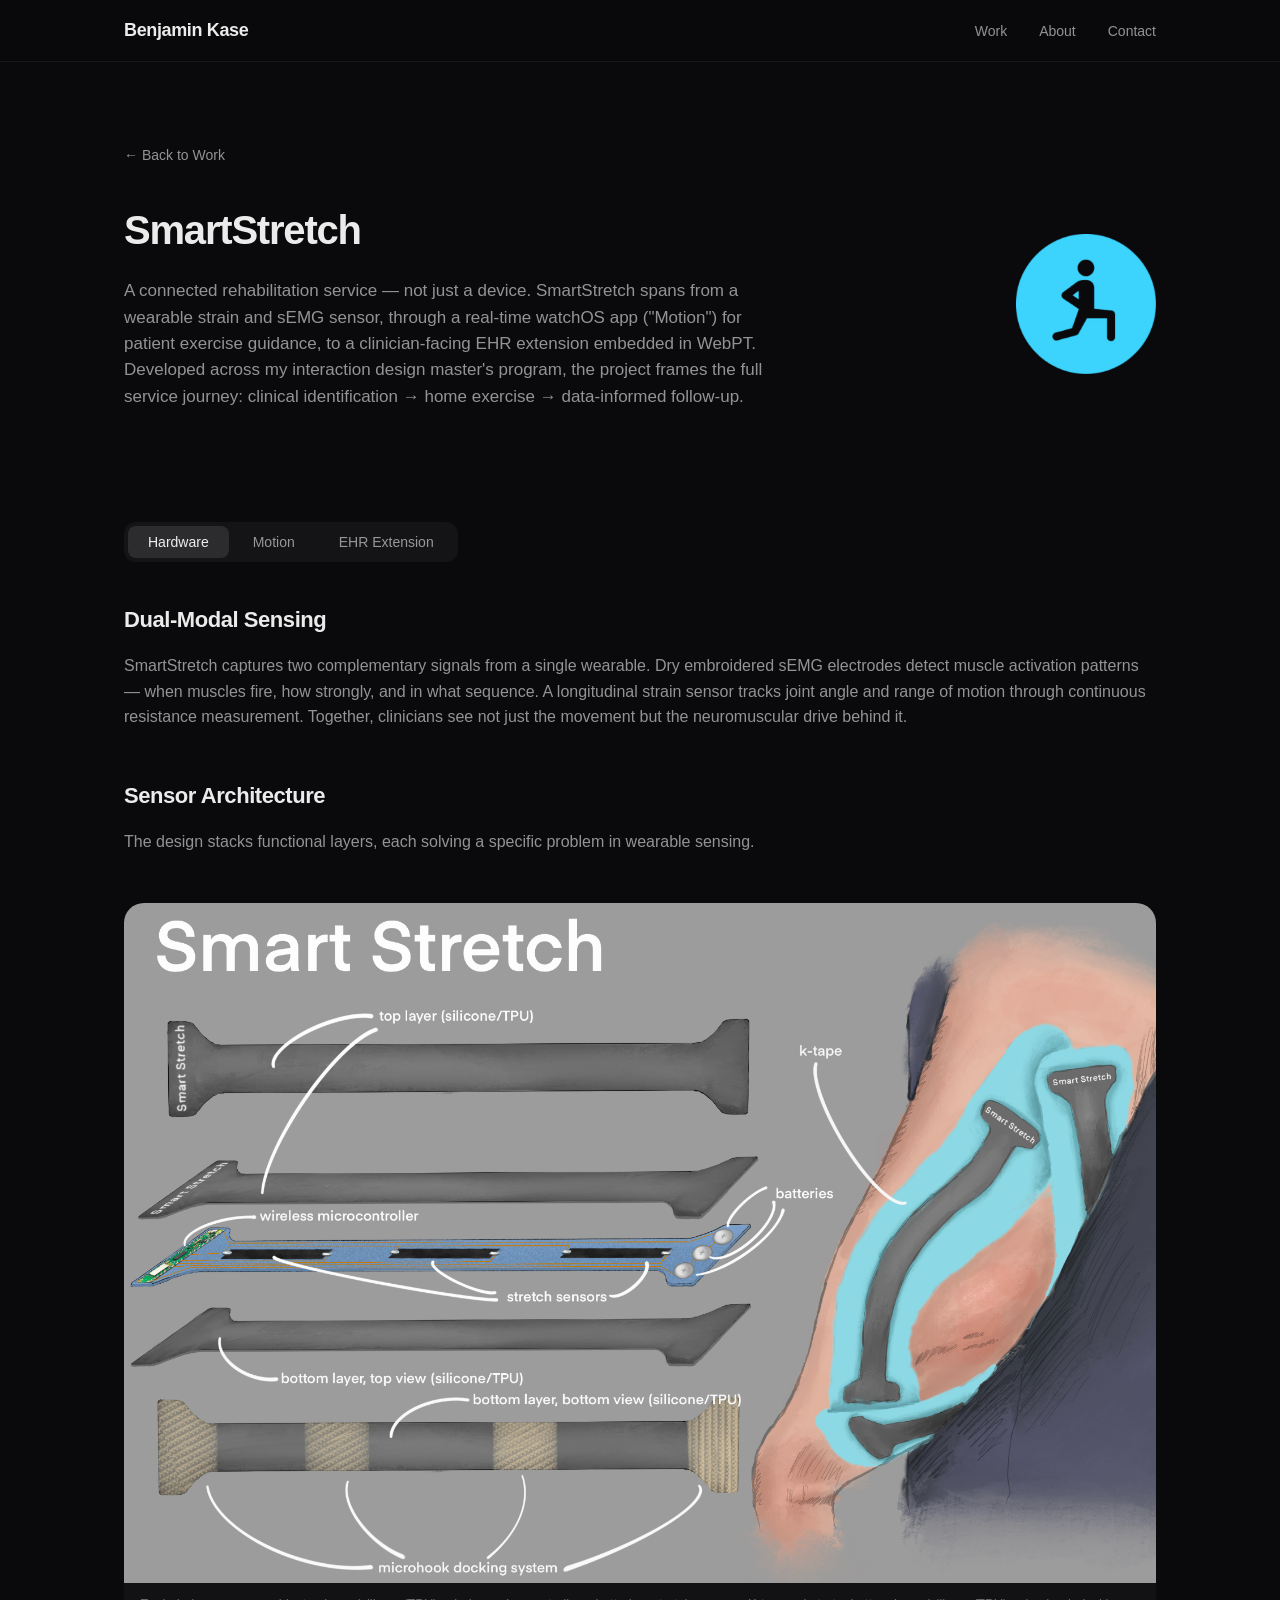
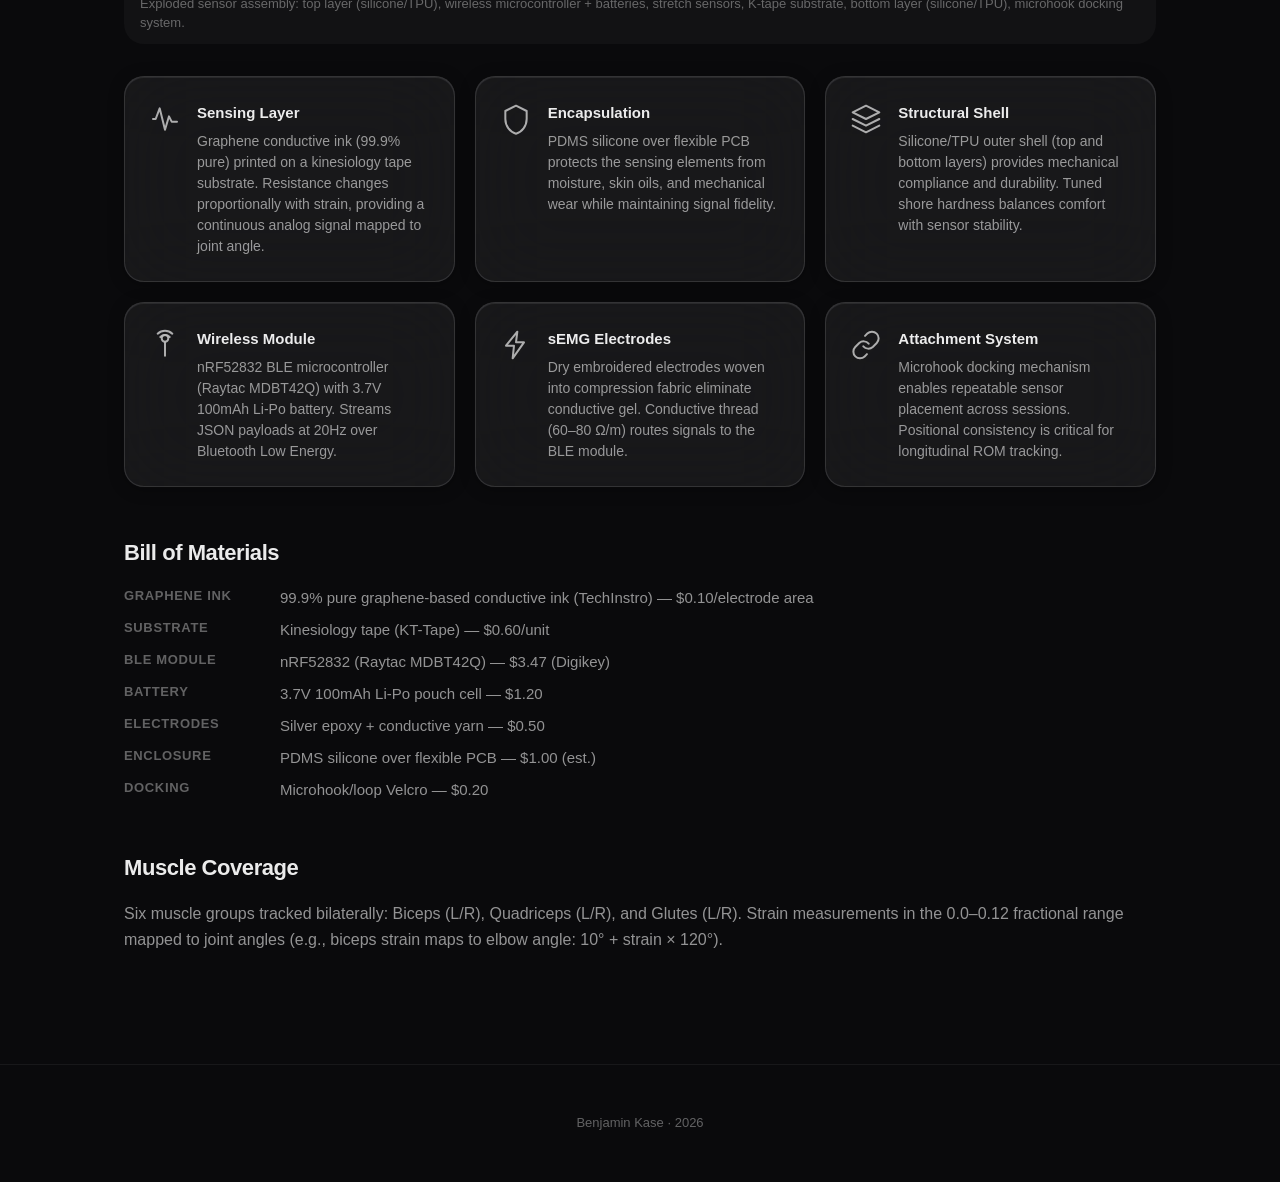
<file: smartstretch/index.html>
<!DOCTYPE html>
<html lang="en">
<head>
  <meta charset="UTF-8">
  <meta name="viewport" content="width=device-width, initial-scale=1.0">
  <title>SmartStretch — Benjamin Kase</title>
  <meta name="description" content="A connected rehabilitation service — wearable sensing, real-time watchOS feedback, and a clinician-facing EHR extension.">
  <link rel="stylesheet" href="../styles.css">
  <link rel="icon" href="data:image/svg+xml,<svg xmlns='http://www.w3.org/2000/svg' viewBox='0 0 100 100'><text y='.9em' font-size='90'>◈</text></svg>">
  <style>
    /* ── Page header split ── */
    .page-header-split {
      display: flex;
      align-items: center;
      gap: 48px;
    }
    .page-header-text {
      flex: 1;
      min-width: 0;
    }
    .page-header-logo {
      flex-shrink: 0;
    }
    .page-header-logo img {
      width: 140px;
      height: 140px;
      border-radius: 32px;
      object-fit: cover;
    }

    /* ── Icons ── */
    .icon {
      width: 32px;
      height: 32px;
      flex-shrink: 0;
    }
    .icon-sm {
      width: 20px;
      height: 20px;
    }
    .icon-lg {
      width: 40px;
      height: 40px;
    }

    /* ── Image blocks ── */
    .image-block {
      margin: 32px 0;
      border-radius: var(--radius);
      overflow: hidden;
      background: rgba(255, 255, 255, 0.03);
    }
    .image-block img {
      width: 100%;
      height: auto;
      display: block;
    }
    .image-caption {
      font-size: 0.8125rem;
      color: var(--text-tertiary);
      padding: 12px 16px;
      line-height: 1.4;
    }

    /* ── Spec list ── */
    .spec-list {
      display: grid;
      grid-template-columns: 140px 1fr;
      gap: 8px 16px;
      margin-top: 12px;
    }
    .spec-list dt {
      font-size: 0.8125rem;
      font-weight: 600;
      color: var(--text-tertiary);
      text-transform: uppercase;
      letter-spacing: 0.05em;
    }
    .spec-list dd {
      font-size: 0.9375rem;
      color: var(--text-secondary);
    }

    /* ── Launch button ── */
    .launch-btn {
      display: inline-block;
      padding: 12px 28px;
      font-weight: 500;
      font-size: 0.9375rem;
      margin-top: 16px;
      transition: background 0.3s, transform 0.2s;
    }
    .launch-btn:hover {
      background: var(--surface-hover);
      transform: translateY(-1px);
      opacity: 1;
    }

    /* ── Figma embeds ── */
    .figma-embed iframe {
      background: rgba(255, 255, 255, 0.03);
    }

    /* ── Icon cards (hardware layer cards) ── */
    .icon-card {
      display: flex;
      gap: 16px;
      align-items: flex-start;
      padding: 24px;
    }
    .icon-card .icon {
      margin-top: 2px;
      opacity: 0.7;
    }
    .icon-card h4 {
      font-size: 0.9375rem;
      font-weight: 600;
      margin-bottom: 6px;
    }
    .icon-card p {
      font-size: 0.875rem;
      color: var(--text-secondary);
      line-height: 1.5;
    }

    /* ── Watch screen cards ── */
    .watch-screens {
      display: grid;
      grid-template-columns: repeat(3, 1fr);
      gap: 2px;
      margin-top: 20px;
      border-radius: var(--radius);
      overflow: hidden;
      background: rgba(255, 255, 255, 0.04);
    }
    .watch-screen {
      padding: 24px 20px;
      background: var(--bg);
      display: flex;
      flex-direction: column;
      align-items: center;
      gap: 10px;
      text-align: center;
    }
    .watch-screen .icon {
      opacity: 0.5;
    }
    .watch-screen h4 {
      font-size: 0.8125rem;
      font-weight: 600;
      text-transform: uppercase;
      letter-spacing: 0.06em;
      color: var(--text-primary);
    }
    .watch-screen p {
      font-size: 0.8125rem;
      color: var(--text-secondary);
      line-height: 1.45;
    }

    /* ── KPI strip (horizontal, not cards) ── */
    .kpi-strip {
      display: grid;
      grid-template-columns: repeat(4, 1fr);
      gap: 0;
      margin: 24px 0 40px;
      border-radius: var(--radius);
      overflow: hidden;
      border: 1px solid var(--glass-border);
    }
    .kpi-item {
      padding: 24px 20px;
      border-right: 1px solid rgba(255, 255, 255, 0.06);
      text-align: center;
    }
    .kpi-item:last-child { border-right: none; }
    .kpi-item .icon {
      margin: 0 auto 10px;
      opacity: 0.5;
    }
    .kpi-item h4 {
      font-size: 0.75rem;
      font-weight: 600;
      text-transform: uppercase;
      letter-spacing: 0.08em;
      color: var(--text-tertiary);
      margin-bottom: 6px;
    }
    .kpi-item p {
      font-size: 0.8125rem;
      color: var(--text-secondary);
      line-height: 1.4;
    }

    /* ── Viz pair (side by side, not identical cards) ── */
    .viz-pair {
      display: grid;
      grid-template-columns: 1fr 1fr;
      gap: 20px;
      margin: 24px 0;
    }
    .viz-block {
      padding: 28px 24px;
    }
    .viz-block h4 {
      display: flex;
      align-items: center;
      gap: 10px;
      font-size: 0.9375rem;
      font-weight: 600;
      margin-bottom: 10px;
    }
    .viz-block h4 .icon-sm { opacity: 0.5; }
    .viz-block p {
      font-size: 0.875rem;
      color: var(--text-secondary);
      line-height: 1.5;
    }

    /* ── Stakeholder row layout (not cards) ── */
    .stakeholder-grid {
      display: grid;
      grid-template-columns: 1fr 1fr;
      gap: 0;
      margin: 24px 0;
      border-radius: var(--radius);
      overflow: hidden;
      border: 1px solid var(--glass-border);
    }
    .stakeholder-row {
      padding: 20px 24px;
      border-bottom: 1px solid rgba(255, 255, 255, 0.04);
      border-right: 1px solid rgba(255, 255, 255, 0.04);
      display: flex;
      gap: 14px;
      align-items: flex-start;
    }
    .stakeholder-row:nth-child(even) { border-right: none; }
    .stakeholder-row:nth-last-child(-n+2) { border-bottom: none; }
    .stakeholder-row .icon-sm {
      margin-top: 3px;
      opacity: 0.45;
      flex-shrink: 0;
    }
    .stakeholder-row h4 {
      font-size: 0.8125rem;
      font-weight: 600;
      margin-bottom: 3px;
    }
    .stakeholder-row p {
      font-size: 0.8125rem;
      color: var(--text-secondary);
      line-height: 1.4;
    }

    /* ── Journey timeline ── */
    .journey {
      position: relative;
      margin: 32px 0;
      padding-left: 48px;
    }
    .journey::before {
      content: '';
      position: absolute;
      left: 15px;
      top: 8px;
      bottom: 8px;
      width: 2px;
      background: linear-gradient(
        to bottom,
        #ff453a 0%,
        #ff9f0a 18%,
        #ffd60a 32%,
        #30d158 55%,
        #6eb6ff 80%,
        #6eb6ff 100%
      );
      border-radius: 1px;
    }
    .journey-node {
      position: relative;
      margin-bottom: 36px;
    }
    .journey-node:last-child { margin-bottom: 0; }
    .journey-dot {
      position: absolute;
      left: -40px;
      top: 4px;
      width: 18px;
      height: 18px;
      border-radius: 50%;
      border: 2px solid;
      background: var(--bg);
      display: flex;
      align-items: center;
      justify-content: center;
    }
    .journey-dot::after {
      content: '';
      width: 6px;
      height: 6px;
      border-radius: 50%;
      background: currentColor;
    }
    .journey-node h4 {
      font-size: 0.9375rem;
      font-weight: 600;
      margin-bottom: 4px;
      line-height: 1.3;
    }
    .journey-node .emotion-tag {
      display: inline-block;
      font-size: 0.6875rem;
      font-weight: 600;
      text-transform: uppercase;
      letter-spacing: 0.06em;
      padding: 2px 8px;
      border-radius: 4px;
      margin-bottom: 6px;
    }
    .journey-node .quote {
      font-style: italic;
      color: var(--text-primary);
      font-size: 0.875rem;
      margin-bottom: 4px;
    }
    .journey-node .opportunity {
      font-size: 0.8125rem;
      color: var(--text-tertiary);
      line-height: 1.45;
    }

    /* Emotion colors */
    .emotion--negative .emotion-tag { background: rgba(255, 69, 58, 0.15); color: #ff6961; }
    .emotion--negative .journey-dot { color: #ff453a; }
    .emotion--mixed .emotion-tag { background: rgba(255, 159, 10, 0.15); color: #ffb340; }
    .emotion--mixed .journey-dot { color: #ff9f0a; }
    .emotion--cautious .emotion-tag { background: rgba(255, 214, 10, 0.15); color: #ffd60a; }
    .emotion--cautious .journey-dot { color: #ffd60a; }
    .emotion--positive .emotion-tag { background: rgba(48, 209, 88, 0.15); color: #30d158; }
    .emotion--positive .journey-dot { color: #30d158; }
    .emotion--confident .emotion-tag { background: rgba(110, 182, 255, 0.15); color: #6eb6ff; }
    .emotion--confident .journey-dot { color: #6eb6ff; }

    /* ── Responsive ── */
    @media (max-width: 768px) {
      .page-header-split { flex-direction: column-reverse; gap: 24px; align-items: flex-start; }
      .page-header-logo img { width: 100px; height: 100px; border-radius: 24px; }
      .spec-list { grid-template-columns: 1fr; }
      .kpi-strip { grid-template-columns: 1fr 1fr; }
      .kpi-item:nth-child(2) { border-right: none; }
      .kpi-item:nth-child(-n+2) { border-bottom: 1px solid rgba(255, 255, 255, 0.06); }
      .viz-pair { grid-template-columns: 1fr; }
      .watch-screens { grid-template-columns: 1fr 1fr; }
      .stakeholder-grid { grid-template-columns: 1fr; }
      .stakeholder-row { border-right: none !important; }
      .stakeholder-row:last-child { border-bottom: none; }
    }
    @media (max-width: 480px) {
      .kpi-strip { grid-template-columns: 1fr; }
      .kpi-item { border-right: none; border-bottom: 1px solid rgba(255, 255, 255, 0.06); }
      .kpi-item:last-child { border-bottom: none; }
      .watch-screens { grid-template-columns: 1fr; }
      .journey { padding-left: 40px; }
    }
  </style>
</head>
<body>

  <!-- ═══════════ SVG Icon Defs (hidden) ═══════════ -->
  <svg xmlns="http://www.w3.org/2000/svg" style="display:none">
    <!-- Waveform / Sensing -->
    <symbol id="i-waveform" viewBox="0 0 24 24" fill="none" stroke="currentColor" stroke-width="1.5" stroke-linecap="round" stroke-linejoin="round">
      <path d="M3 12h2l3-8 4 16 3-10 2 4h4"/>
    </symbol>
    <!-- Shield / Encapsulation -->
    <symbol id="i-shield" viewBox="0 0 24 24" fill="none" stroke="currentColor" stroke-width="1.5" stroke-linecap="round" stroke-linejoin="round">
      <path d="M12 2l8 4v6c0 5.25-3.5 9.74-8 11-4.5-1.26-8-5.75-8-11V6l8-4z"/>
    </symbol>
    <!-- Layers / Shell -->
    <symbol id="i-layers" viewBox="0 0 24 24" fill="none" stroke="currentColor" stroke-width="1.5" stroke-linecap="round" stroke-linejoin="round">
      <path d="M12 2L2 7l10 5 10-5-10-5z"/><path d="M2 17l10 5 10-5"/><path d="M2 12l10 5 10-5"/>
    </symbol>
    <!-- Antenna / Wireless -->
    <symbol id="i-antenna" viewBox="0 0 24 24" fill="none" stroke="currentColor" stroke-width="1.5" stroke-linecap="round" stroke-linejoin="round">
      <path d="M12 10v10"/><circle cx="12" cy="7" r="2.5"/><path d="M6.5 3.5a8 8 0 0 1 11 0"/><path d="M8.5 6a5 5 0 0 1 7 0"/>
    </symbol>
    <!-- Bolt / Electrode -->
    <symbol id="i-bolt" viewBox="0 0 24 24" fill="none" stroke="currentColor" stroke-width="1.5" stroke-linecap="round" stroke-linejoin="round">
      <path d="M13 2L4.5 12.5h6l-1 9.5 8.5-12h-6L13 2z"/>
    </symbol>
    <!-- Link / Attachment -->
    <symbol id="i-link" viewBox="0 0 24 24" fill="none" stroke="currentColor" stroke-width="1.5" stroke-linecap="round" stroke-linejoin="round">
      <path d="M10 13a5 5 0 0 0 7.07.5l3-3a5 5 0 0 0-7.07-7.07l-1.72 1.71"/><path d="M14 11a5 5 0 0 0-7.07-.5l-3 3a5 5 0 0 0 7.07 7.07l1.71-1.71"/>
    </symbol>
    <!-- Watch -->
    <symbol id="i-watch" viewBox="0 0 24 24" fill="none" stroke="currentColor" stroke-width="1.5" stroke-linecap="round" stroke-linejoin="round">
      <rect x="6" y="4" width="12" height="16" rx="4"/><path d="M9 1h6"/><path d="M9 23h6"/>
    </symbol>
    <!-- Home -->
    <symbol id="i-home" viewBox="0 0 24 24" fill="none" stroke="currentColor" stroke-width="1.5" stroke-linecap="round" stroke-linejoin="round">
      <path d="M3 9l9-7 9 7v11a2 2 0 0 1-2 2H5a2 2 0 0 1-2-2V9z"/><path d="M9 22V12h6v10"/>
    </symbol>
    <!-- Target / Goal -->
    <symbol id="i-target" viewBox="0 0 24 24" fill="none" stroke="currentColor" stroke-width="1.5" stroke-linecap="round" stroke-linejoin="round">
      <circle cx="12" cy="12" r="10"/><circle cx="12" cy="12" r="6"/><circle cx="12" cy="12" r="2"/>
    </symbol>
    <!-- Activity / Workout -->
    <symbol id="i-activity" viewBox="0 0 24 24" fill="none" stroke="currentColor" stroke-width="1.5" stroke-linecap="round" stroke-linejoin="round">
      <path d="M22 12h-4l-3 9L9 3l-3 9H2"/>
    </symbol>
    <!-- Pause -->
    <symbol id="i-pause" viewBox="0 0 24 24" fill="none" stroke="currentColor" stroke-width="1.5" stroke-linecap="round" stroke-linejoin="round">
      <rect x="6" y="4" width="4" height="16" rx="1"/><rect x="14" y="4" width="4" height="16" rx="1"/>
    </symbol>
    <!-- Alert / Event -->
    <symbol id="i-alert" viewBox="0 0 24 24" fill="none" stroke="currentColor" stroke-width="1.5" stroke-linecap="round" stroke-linejoin="round">
      <path d="M10.29 3.86L1.82 18a2 2 0 0 0 1.71 3h16.94a2 2 0 0 0 1.71-3L13.71 3.86a2 2 0 0 0-3.42 0z"/><line x1="12" y1="9" x2="12" y2="13"/><line x1="12" y1="17" x2="12.01" y2="17"/>
    </symbol>
    <!-- Checkmark / Summary -->
    <symbol id="i-check" viewBox="0 0 24 24" fill="none" stroke="currentColor" stroke-width="1.5" stroke-linecap="round" stroke-linejoin="round">
      <path d="M22 11.08V12a10 10 0 1 1-5.93-9.14"/><path d="M22 4L12 14.01l-3-3"/>
    </symbol>
    <!-- Chart / ROM -->
    <symbol id="i-chart" viewBox="0 0 24 24" fill="none" stroke="currentColor" stroke-width="1.5" stroke-linecap="round" stroke-linejoin="round">
      <path d="M3 3v18h18"/><path d="M7 16l4-8 4 4 5-9"/>
    </symbol>
    <!-- Timer -->
    <symbol id="i-timer" viewBox="0 0 24 24" fill="none" stroke="currentColor" stroke-width="1.5" stroke-linecap="round" stroke-linejoin="round">
      <circle cx="12" cy="13" r="9"/><path d="M12 9v4l3 2"/><path d="M10 2h4"/>
    </symbol>
    <!-- Table / Data -->
    <symbol id="i-table" viewBox="0 0 24 24" fill="none" stroke="currentColor" stroke-width="1.5" stroke-linecap="round" stroke-linejoin="round">
      <rect x="3" y="3" width="18" height="18" rx="2"/><line x1="3" y1="9" x2="21" y2="9"/><line x1="3" y1="15" x2="21" y2="15"/><line x1="9" y1="3" x2="9" y2="21"/><line x1="15" y1="3" x2="15" y2="21"/>
    </symbol>
    <!-- Doc / SOAP -->
    <symbol id="i-doc" viewBox="0 0 24 24" fill="none" stroke="currentColor" stroke-width="1.5" stroke-linecap="round" stroke-linejoin="round">
      <path d="M14 2H6a2 2 0 0 0-2 2v16a2 2 0 0 0 2 2h12a2 2 0 0 0 2-2V8z"/><path d="M14 2v6h6"/><line x1="8" y1="13" x2="16" y2="13"/><line x1="8" y1="17" x2="12" y2="17"/>
    </symbol>
    <!-- Person -->
    <symbol id="i-person" viewBox="0 0 24 24" fill="none" stroke="currentColor" stroke-width="1.5" stroke-linecap="round" stroke-linejoin="round">
      <path d="M20 21v-2a4 4 0 0 0-4-4H8a4 4 0 0 0-4 4v2"/><circle cx="12" cy="7" r="4"/>
    </symbol>
    <!-- Stethoscope / PT -->
    <symbol id="i-stethoscope" viewBox="0 0 24 24" fill="none" stroke="currentColor" stroke-width="1.5" stroke-linecap="round" stroke-linejoin="round">
      <path d="M4 15c0 3 2.5 5 6 5s6-2 6-5V4"/><circle cx="18" cy="12" r="2"/><path d="M18 14v3a4 4 0 0 1-4 4h0a4 4 0 0 1-4-4"/><path d="M4 4h4"/><path d="M12 4h4"/>
    </symbol>
    <!-- Clipboard / Physician -->
    <symbol id="i-clipboard" viewBox="0 0 24 24" fill="none" stroke="currentColor" stroke-width="1.5" stroke-linecap="round" stroke-linejoin="round">
      <path d="M16 4h2a2 2 0 0 1 2 2v14a2 2 0 0 1-2 2H6a2 2 0 0 1-2-2V6a2 2 0 0 1 2-2h2"/><rect x="8" y="2" width="8" height="4" rx="1"/>
    </symbol>
    <!-- Headset / Support -->
    <symbol id="i-headset" viewBox="0 0 24 24" fill="none" stroke="currentColor" stroke-width="1.5" stroke-linecap="round" stroke-linejoin="round">
      <path d="M3 18v-6a9 9 0 0 1 18 0v6"/><path d="M21 19a2 2 0 0 1-2 2h-1a2 2 0 0 1-2-2v-3a2 2 0 0 1 2-2h3v5z"/><path d="M3 19a2 2 0 0 0 2 2h1a2 2 0 0 0 2-2v-3a2 2 0 0 0-2-2H3v5z"/>
    </symbol>
    <!-- Server / Backend -->
    <symbol id="i-server" viewBox="0 0 24 24" fill="none" stroke="currentColor" stroke-width="1.5" stroke-linecap="round" stroke-linejoin="round">
      <rect x="2" y="2" width="20" height="8" rx="2"/><rect x="2" y="14" width="20" height="8" rx="2"/><line x1="6" y1="6" x2="6.01" y2="6"/><line x1="6" y1="18" x2="6.01" y2="18"/>
    </symbol>
    <!-- User card / Overview -->
    <symbol id="i-user-card" viewBox="0 0 24 24" fill="none" stroke="currentColor" stroke-width="1.5" stroke-linecap="round" stroke-linejoin="round">
      <rect x="2" y="3" width="20" height="18" rx="2"/><circle cx="9" cy="10" r="3"/><path d="M15 8h3"/><path d="M15 12h3"/><path d="M3 21v0a5 5 0 0 1 5-5h2a5 5 0 0 1 5 5v0"/>
    </symbol>
    <!-- Calendar / Plans -->
    <symbol id="i-calendar" viewBox="0 0 24 24" fill="none" stroke="currentColor" stroke-width="1.5" stroke-linecap="round" stroke-linejoin="round">
      <rect x="3" y="4" width="18" height="18" rx="2"/><line x1="16" y1="2" x2="16" y2="6"/><line x1="8" y1="2" x2="8" y2="6"/><line x1="3" y1="10" x2="21" y2="10"/>
    </symbol>
    <!-- List / Feed -->
    <symbol id="i-list" viewBox="0 0 24 24" fill="none" stroke="currentColor" stroke-width="1.5" stroke-linecap="round" stroke-linejoin="round">
      <line x1="8" y1="6" x2="21" y2="6"/><line x1="8" y1="12" x2="21" y2="12"/><line x1="8" y1="18" x2="21" y2="18"/><circle cx="4" cy="6" r="1" fill="currentColor"/><circle cx="4" cy="12" r="1" fill="currentColor"/><circle cx="4" cy="18" r="1" fill="currentColor"/>
    </symbol>
    <!-- Shield dollar / Insurance -->
    <symbol id="i-shield-dollar" viewBox="0 0 24 24" fill="none" stroke="currentColor" stroke-width="1.5" stroke-linecap="round" stroke-linejoin="round">
      <path d="M12 2l8 4v6c0 5.25-3.5 9.74-8 11-4.5-1.26-8-5.75-8-11V6l8-4z"/><path d="M12 8v8"/><path d="M9.5 10.5c0-1 1-1.5 2.5-1.5s2.5.5 2.5 1.5-1 1.5-2.5 2-2.5.5-2.5 1.5 1 1.5 2.5 1.5 2.5-.5 2.5-1.5"/>
    </symbol>
  </svg>

  <nav class="nav">
    <div class="container">
      <a href="../" class="nav-logo">Benjamin Kase</a>
      <ul class="nav-links">
        <li><a href="../">Work</a></li>
        <li><a href="../about/">About</a></li>
        <li><a href="../contact/">Contact</a></li>
      </ul>
    </div>
  </nav>

  <div class="page-header">
    <div class="container">
      <a href="../" class="back-link">← Back to Work</a>
      <div class="page-header-split">
        <div class="page-header-text">
          <h1>SmartStretch</h1>
          <p class="page-desc">A connected rehabilitation service — not just a device. SmartStretch spans from a wearable strain and sEMG sensor, through a real-time watchOS app ("Motion") for patient exercise guidance, to a clinician-facing EHR extension embedded in WebPT. Developed across my interaction design master's program, the project frames the full service journey: clinical identification → home exercise → data-informed follow-up.</p>
        </div>
        <div class="page-header-logo">
          <img src="assets/motion-icon.png" alt="Motion app icon" width="140" height="140">
        </div>
      </div>
    </div>
  </div>

  <main class="section">
    <div class="container">

      <div class="tabs">
        <button class="tab-btn active" data-tab="hardware">Hardware</button>
        <button class="tab-btn" data-tab="motion">Motion</button>
        <button class="tab-btn" data-tab="ehr">EHR Extension</button>
      </div>

      <!-- ══════════════════════════════════ -->
      <!-- ── Hardware Tab ──────────────── -->
      <!-- ══════════════════════════════════ -->
      <div class="tab-panel active" id="hardware">

        <div class="content-block">
          <h2>Dual-Modal Sensing</h2>
          <p>SmartStretch captures two complementary signals from a single wearable. Dry embroidered sEMG electrodes detect muscle activation patterns — when muscles fire, how strongly, and in what sequence. A longitudinal strain sensor tracks joint angle and range of motion through continuous resistance measurement. Together, clinicians see not just the movement but the neuromuscular drive behind it.</p>
        </div>

        <div class="content-block">
          <h2>Sensor Architecture</h2>
          <p>The design stacks functional layers, each solving a specific problem in wearable sensing.</p>
        </div>

        <div class="image-block">
          <img src="assets/exploded-sensor.png" alt="Exploded view of SmartStretch sensor layers" loading="lazy">
          <p class="image-caption">Exploded sensor assembly: top layer (silicone/TPU), wireless microcontroller + batteries, stretch sensors, K-tape substrate, bottom layer (silicone/TPU), microhook docking system.</p>
        </div>

        <div class="detail-grid">
          <div class="icon-card glass">
            <svg class="icon"><use href="#i-waveform"/></svg>
            <div>
              <h4>Sensing Layer</h4>
              <p>Graphene conductive ink (99.9% pure) printed on a kinesiology tape substrate. Resistance changes proportionally with strain, providing a continuous analog signal mapped to joint angle.</p>
            </div>
          </div>
          <div class="icon-card glass">
            <svg class="icon"><use href="#i-shield"/></svg>
            <div>
              <h4>Encapsulation</h4>
              <p>PDMS silicone over flexible PCB protects the sensing elements from moisture, skin oils, and mechanical wear while maintaining signal fidelity.</p>
            </div>
          </div>
          <div class="icon-card glass">
            <svg class="icon"><use href="#i-layers"/></svg>
            <div>
              <h4>Structural Shell</h4>
              <p>Silicone/TPU outer shell (top and bottom layers) provides mechanical compliance and durability. Tuned shore hardness balances comfort with sensor stability.</p>
            </div>
          </div>
          <div class="icon-card glass">
            <svg class="icon"><use href="#i-antenna"/></svg>
            <div>
              <h4>Wireless Module</h4>
              <p>nRF52832 BLE microcontroller (Raytac MDBT42Q) with 3.7V 100mAh Li-Po battery. Streams JSON payloads at 20Hz over Bluetooth Low Energy.</p>
            </div>
          </div>
          <div class="icon-card glass">
            <svg class="icon"><use href="#i-bolt"/></svg>
            <div>
              <h4>sEMG Electrodes</h4>
              <p>Dry embroidered electrodes woven into compression fabric eliminate conductive gel. Conductive thread (60–80 Ω/m) routes signals to the BLE module.</p>
            </div>
          </div>
          <div class="icon-card glass">
            <svg class="icon"><use href="#i-link"/></svg>
            <div>
              <h4>Attachment System</h4>
              <p>Microhook docking mechanism enables repeatable sensor placement across sessions. Positional consistency is critical for longitudinal ROM tracking.</p>
            </div>
          </div>
        </div>

        <div class="content-block" style="margin-top: 48px;">
          <h2>Bill of Materials</h2>
          <dl class="spec-list">
            <dt>Graphene ink</dt>
            <dd>99.9% pure graphene-based conductive ink (TechInstro) — $0.10/electrode area</dd>
            <dt>Substrate</dt>
            <dd>Kinesiology tape (KT-Tape) — $0.60/unit</dd>
            <dt>BLE Module</dt>
            <dd>nRF52832 (Raytac MDBT42Q) — $3.47 (Digikey)</dd>
            <dt>Battery</dt>
            <dd>3.7V 100mAh Li-Po pouch cell — $1.20</dd>
            <dt>Electrodes</dt>
            <dd>Silver epoxy + conductive yarn — $0.50</dd>
            <dt>Enclosure</dt>
            <dd>PDMS silicone over flexible PCB — $1.00 (est.)</dd>
            <dt>Docking</dt>
            <dd>Microhook/loop Velcro — $0.20</dd>
          </dl>
        </div>

        <div class="content-block">
          <h2>Muscle Coverage</h2>
          <p>Six muscle groups tracked bilaterally: Biceps (L/R), Quadriceps (L/R), and Glutes (L/R). Strain measurements in the 0.0–0.12 fractional range mapped to joint angles (e.g., biceps strain maps to elbow angle: 10° + strain × 120°).</p>
        </div>
      </div>

      <!-- ══════════════════════════════════ -->
      <!-- ── Motion Tab ────────────────── -->
      <!-- ══════════════════════════════════ -->
      <div class="tab-panel" id="motion">

        <div class="content-block">
          <h2>Motion — watchOS App</h2>
          <p>Motion is the patient-facing watchOS app that provides real-time exercise guidance during home rehabilitation sessions. It's the hands-free interface patients interact with while performing exercises — the point where sensor data becomes actionable feedback on the wrist.</p>
        </div>

        <div class="figma-embed" style="margin: 32px 0; border-radius: var(--radius); overflow: hidden;">
          <iframe style="border: none; width: 100%; height: 450px;" src="https://embed.figma.com/design/g9GmJVs7PnH4TIrSYd4ShT/Smart-Stretch?node-id=0-1&embed-host=share" allowfullscreen></iframe>
        </div>

        <div class="content-block">
          <h3>Design Foundation — Heuristic Evaluation</h3>
          <p>Design began with a heuristic evaluation of Apple's Workout app using Nielsen Norman Group methodology. The evaluation identified key patterns to adopt: minimalist metric display for glanceability, mid-session metric cards, haptic feedback at milestones, and the digital crown + side button pause shortcut. It also surfaced areas to improve — Workout's stop button lacks a confirmation step (risk of accidental session end), and metric calculation documentation redirects to iPhone rather than being available on-wrist.</p>
        </div>

        <div class="content-block">
          <h2>watchOS Screens</h2>
          <p>Six core screens, each designed for the constraints of the 45mm Apple Watch display. Wireframes developed on grid paper before digital prototyping to force information hierarchy decisions early.</p>
        </div>

        <div class="watch-screens">
          <div class="watch-screen">
            <svg class="icon"><use href="#i-home"/></svg>
            <h4>Home</h4>
            <p>Exercise selection — calibrated exercises (Shoulder, Knee) with sensor connection status.</p>
          </div>
          <div class="watch-screen">
            <svg class="icon"><use href="#i-target"/></svg>
            <h4>Goal Selection</h4>
            <p><strong>Clinician Plan</strong>, <strong>Open Goal</strong>, or <strong>Custom Goal</strong>. Left/Right limb selector.</p>
          </div>
          <div class="watch-screen">
            <svg class="icon"><use href="#i-activity"/></svg>
            <h4>During Workout</h4>
            <p>Timer, Form Score (POOR / OKAY / GOOD), ROM visualization, rep counter, time per rep.</p>
          </div>
          <div class="watch-screen">
            <svg class="icon"><use href="#i-pause"/></svg>
            <h4>Pause Menu</h4>
            <p>Pause/Resume with dedicated stop. Prevents accidental session end (heuristic eval finding).</p>
          </div>
          <div class="watch-screen">
            <svg class="icon"><use href="#i-alert"/></svg>
            <h4>Record Event</h4>
            <p><strong>Discomfort</strong>, <strong>Pain</strong>, or <strong>Failure</strong>. Timestamped events sync to clinician dashboard.</p>
          </div>
          <div class="watch-screen">
            <svg class="icon"><use href="#i-check"/></svg>
            <h4>Session Summary</h4>
            <p>Total reps, form score, peak ROM, duration. Save or discard — syncs to EHR pipeline.</p>
          </div>
        </div>

        <div class="content-block" style="margin-top: 48px;">
          <h2>Patient Journey Context</h2>
          <p>The Motion app sits at stage 4 of the patient experience map — first at-home workout. User research mapped the emotional journey: from <strong>subtle anxiety and uncertainty</strong> ("Am I setting this up right?") in early sessions, through <strong>growing confidence</strong> ("I've got the hang of this!") as the interface provides consistent, trustworthy feedback. The real-time form score and rep counter are designed to build self-efficacy progressively, reducing the patient's dependence on in-clinic supervision.</p>
        </div>
      </div>

      <!-- ══════════════════════════════════ -->
      <!-- ── EHR Extension Tab ──────────── -->
      <!-- ══════════════════════════════════ -->
      <div class="tab-panel" id="ehr">

        <div class="content-block">
          <h2>Designing for Adoption</h2>
          <p>The core insight: clinicians already live in EHRs. Rather than building another standalone system, SmartStretch embeds as an extension within WebPT — reducing friction and cognitive load. SmartStretch becomes part of the existing workflow, not another tool to learn. This decision was driven by a service design approach: understanding the full ecosystem of stakeholders, touchpoints, and backend systems before writing a line of code.</p>
        </div>

        <div class="content-block">
          <a href="ehr-prototype/" class="launch-btn glass">Launch Working Prototype →</a>
          <p style="color: var(--accent); font-size: 0.8125rem; margin-top: 12px;"><em>Interactive HTML/CSS/JS prototype with simulated sensor data. All values are simulated.</em></p>
        </div>

        <div class="content-block" style="margin-top: 48px;">
          <h2>Service Design Blueprint</h2>
          <p>The service blueprint maps the full connected rehabilitation journey — from clinical identification through home exercise to data-informed follow-up. Seven rows track journey steps, physical evidence, customer actions, front-end and back-end events, support processes, and system/technology at each stage.</p>
        </div>

        <div class="figma-embed" style="margin: 0 0 40px; border-radius: var(--radius); overflow: hidden;">
          <iframe style="border: none; width: 100%; height: 450px;" src="https://embed.figma.com/design/ImdvZ3OZklYDLJrtMbnmwp/SmartStretch_SDB?node-id=0-1&embed-host=share" allowfullscreen></iframe>
        </div>

        <div class="content-block">
          <h2>WebPT Extension — Working Prototype</h2>
          <p>The prototype embeds SmartStretch data directly within the WebPT patient chart. Fully interactive HTML/CSS/JS with canvas-based visualizations and deterministic simulated sensor data.</p>
        </div>

        <div class="detail-grid">
          <div class="icon-card glass">
            <svg class="icon"><use href="#i-user-card"/></svg>
            <div>
              <h4>Patient Overview</h4>
              <p>Verified patient card with SmartStretch widget — last exercise, missed count, "Link Plan" / "Technology" actions. Embedded within WebPT's existing layout.</p>
            </div>
          </div>
          <div class="icon-card glass">
            <svg class="icon"><use href="#i-calendar"/></svg>
            <div>
              <h4>Active Care Plans</h4>
              <p>Expandable plan rows by date. Exercise cards (Clamshells, Bridges, Rows, SLR) with SmartStretch badges for sensor-captured data.</p>
            </div>
          </div>
          <div class="icon-card glass">
            <svg class="icon"><use href="#i-list"/></svg>
            <div>
              <h4>Patient Activities Feed</h4>
              <p>Timestamped activity log — Completed, Skipped, or Viewed. SmartStretch logo flags sensor-captured sessions for review.</p>
            </div>
          </div>
        </div>

        <div class="content-block" style="margin-top: 48px;">
          <h2>From Raw Movement to Clinical Insight</h2>
          <p>Three design principles: sensor-enabled exercises are clearly marked, session-level summaries lead (not raw data), and raw data access is available but optional — the default view is actionable insight.</p>
        </div>

        <div class="content-block">
          <h3>KPI Dashboard</h3>
        </div>

        <div class="kpi-strip">
          <div class="kpi-item">
            <svg class="icon"><use href="#i-check"/></svg>
            <h4>Form Score</h4>
            <p>GOOD / OKAY / POOR<br>std dev &lt; 2.7° = Good</p>
          </div>
          <div class="kpi-item">
            <svg class="icon"><use href="#i-chart"/></svg>
            <h4>ROM Peak</h4>
            <p>Max joint angle (°)<br>Per-rep fatigue trend</p>
          </div>
          <div class="kpi-item">
            <svg class="icon"><use href="#i-timer"/></svg>
            <h4>Time in Flexion</h4>
            <p>% in active phase<br>Reveals rushed reps</p>
          </div>
          <div class="kpi-item">
            <svg class="icon"><use href="#i-bolt"/></svg>
            <h4>Muscle Firing</h4>
            <p>sEMG threshold crossings<br>Compensation detection</p>
          </div>
        </div>

        <div class="content-block">
          <h3>Data Visualizations</h3>
        </div>

        <div class="viz-pair">
          <div class="viz-block glass">
            <h4><svg class="icon-sm"><use href="#i-chart"/></svg> ROM Chart</h4>
            <p><strong>Overlay:</strong> Individual reps + average + PT calibration baseline. <strong>Trend:</strong> Peak angle per rep with target line. Dual-sensor (A/B) comparison.</p>
          </div>
          <div class="viz-block glass">
            <h4><svg class="icon-sm"><use href="#i-activity"/></svg> sEMG Timeline</h4>
            <p>Per-sensor EMG with threshold markers. Burst detection aligned to movement phase — Gaussian model at ~52% phase ± 5%, drift modeling for fatigue.</p>
          </div>
        </div>
        <div class="viz-pair">
          <div class="viz-block glass">
            <h4><svg class="icon-sm"><use href="#i-table"/></svg> Raw Data Table</h4>
            <p>t(s), Angle A/B (°), EMG A/B. ~160 rows with sticky headers. CSV download for independent analysis.</p>
          </div>
          <div class="viz-block glass">
            <h4><svg class="icon-sm"><use href="#i-doc"/></svg> SOAP Note Helper</h4>
            <p>Auto-generated clinical note — "Peak ROM ~82°; time in flexion ~68%..." Copy-to-clipboard for WebPT SOAP entry.</p>
          </div>
        </div>

        <div class="content-block" style="margin-top: 48px;">
          <h2>Stakeholder Ecosystem</h2>
          <p>Service design research mapped six primary stakeholders and their roles across the rehabilitation journey:</p>
        </div>

        <div class="stakeholder-grid">
          <div class="stakeholder-row">
            <svg class="icon-sm"><use href="#i-person"/></svg>
            <div>
              <h4>Patient (Alex Morales)</h4>
              <p>Performs exercises, provides real-time subjective feedback (discomfort/pain/failure), interacts with Motion app during home rehab.</p>
            </div>
          </div>
          <div class="stakeholder-row">
            <svg class="icon-sm"><use href="#i-stethoscope"/></svg>
            <div>
              <h4>Physical Therapist</h4>
              <p>Sensor calibration, baseline setting, rehab plan creation, weekly data review, remote exercise adjustment.</p>
            </div>
          </div>
          <div class="stakeholder-row">
            <svg class="icon-sm"><use href="#i-clipboard"/></svg>
            <div>
              <h4>Physician</h4>
              <p>Diagnosis, SmartStretch candidacy, PT referral, periodic recovery summary review.</p>
            </div>
          </div>
          <div class="stakeholder-row">
            <svg class="icon-sm"><use href="#i-headset"/></svg>
            <div>
              <h4>Customer Support</h4>
              <p>Sensor troubleshooting, BLE connectivity, device setup assistance.</p>
            </div>
          </div>
          <div class="stakeholder-row">
            <svg class="icon-sm"><use href="#i-shield-dollar"/></svg>
            <div>
              <h4>Insurance Provider</h4>
              <p>Coverage evaluation for sensor-supported rehabilitation programs.</p>
            </div>
          </div>
          <div class="stakeholder-row">
            <svg class="icon-sm"><use href="#i-server"/></svg>
            <div>
              <h4>Backend Systems</h4>
              <p>Data storage, BLE intake, authentication, AI/ML signal processing, clinician dashboard communication.</p>
            </div>
          </div>
        </div>

        <div class="content-block" style="margin-top: 56px;">
          <h2>Patient Experience Map</h2>
          <p>Eight stages from injury through sustained recovery — tracking actions, emotions, and design opportunities.</p>
        </div>

        <div class="journey">
          <div class="journey-node emotion--negative">
            <div class="journey-dot"></div>
            <h4>Injury & Diagnosis</h4>
            <span class="emotion-tag">Fear · Anxiety · Stress</span>
            <p class="quote">"How am I going to exercise? How much will this cost?"</p>
            <p class="opportunity">Opportunity → Empathetic onboarding: recovery expectations, cost, insurance, safety.</p>
          </div>

          <div class="journey-node emotion--mixed">
            <div class="journey-dot"></div>
            <h4>Referral to PT</h4>
            <span class="emotion-tag">Slightly annoyed · Nervous</span>
            <p class="quote">"Oh great, another thing to do."</p>
            <p class="opportunity">Opportunity → Frame SmartStretch as simplifying rehab, not adding work.</p>
          </div>

          <div class="journey-node emotion--mixed">
            <div class="journey-dot"></div>
            <h4>First PT Appointment</h4>
            <span class="emotion-tag">Overwhelmed · Excited</span>
            <p class="quote">"I hope I can get this to work by myself."</p>
            <p class="opportunity">Opportunity → Guided, foolproof sensor setup. Reinforce that SmartStretch works alongside PT.</p>
          </div>

          <div class="journey-node emotion--cautious">
            <div class="journey-dot"></div>
            <h4>First Home Workout</h4>
            <span class="emotion-tag">Subtle anxiety · Uncertainty</span>
            <p class="quote">"Am I doing this correctly?"</p>
            <p class="opportunity">Opportunity → Real-time form feedback builds confidence. Post-workout summary reinforces correctness.</p>
          </div>

          <div class="journey-node emotion--cautious">
            <div class="journey-dot"></div>
            <h4>Bi-weekly PT Visit</h4>
            <span class="emotion-tag">Mild frustration · Skepticism</span>
            <p class="quote">"Why do I need to see the PT again?"</p>
            <p class="opportunity">Opportunity → Use SmartStretch data to clearly show progress. Reframe visits as optimization.</p>
          </div>

          <div class="journey-node emotion--positive">
            <div class="journey-dot"></div>
            <h4>Home Workout — Week 2+</h4>
            <span class="emotion-tag">More confident · Curious</span>
            <p class="quote">"I've got the hang of this! What's this update about?"</p>
            <p class="opportunity">Opportunity → Highlight milestones. Explain why PT adjusted the plan.</p>
          </div>

          <div class="journey-node emotion--positive">
            <div class="journey-dot"></div>
            <h4>Surgeon Follow-up</h4>
            <span class="emotion-tag">Cautious optimism · Relief</span>
            <p class="quote">"Is my knee actually getting stronger?"</p>
            <p class="opportunity">Opportunity → SmartStretch data supports clinical decisions and patient reassurance.</p>
          </div>

          <div class="journey-node emotion--confident">
            <div class="journey-dot"></div>
            <h4>Continued Recovery</h4>
            <span class="emotion-tag">Growing confidence · Residual caution</span>
            <p class="quote">"I feel more confident. I don't want to re-injure myself."</p>
            <p class="opportunity">Opportunity → Long-term fatigue/overexertion monitoring. Safety and confidence tool.</p>
          </div>
        </div>

      </div>

    </div>
  </main>

  <footer class="footer">
    <div class="container">
      <p>Benjamin Kase · 2026</p>
    </div>
  </footer>

  <script>
    document.querySelectorAll('.tab-btn').forEach(btn => {
      btn.addEventListener('click', () => {
        document.querySelectorAll('.tab-btn').forEach(b => b.classList.remove('active'));
        document.querySelectorAll('.tab-panel').forEach(p => p.classList.remove('active'));
        btn.classList.add('active');
        document.getElementById(btn.dataset.tab).classList.add('active');
      });
    });
  </script>

</body>
</html>
</file>
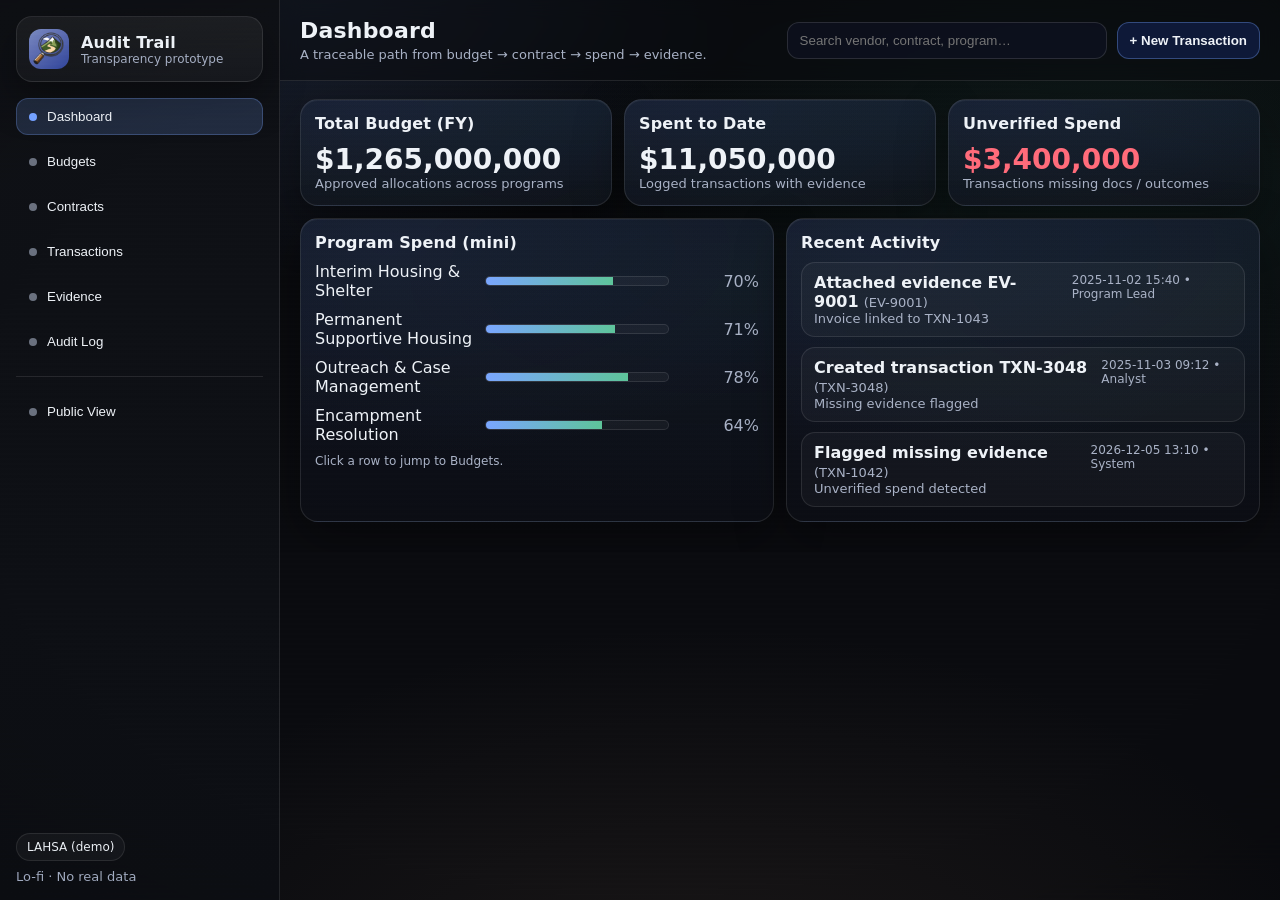
<file: audit-trail/app/index.html>
<!doctype html>
<html lang="en">
<head>
  <meta charset="utf-8" />
  <meta name="viewport" content="width=device-width, initial-scale=1" />
  <title>Audit Trail — Low-Fidelity Prototype</title>
  <link rel="stylesheet" href="styles.css" />
</head>
<body>
  <div class="app">
    <aside class="sidebar">
      <div class="brand">
        <div class="logo">
            <img src="assets/logo.png" alt="Audit Trail logo">
        </div>
        <div>
          <div class="brand-title">Audit Trail</div>
          <div class="brand-sub">Transparency prototype</div>
        </div>
      </div>

      <nav class="nav" aria-label="Primary">
        <button class="nav-item is-active" type="button" data-route="dashboard"><span class="dot" aria-hidden="true"></span>Dashboard</button>
        <button class="nav-item" type="button" data-route="budgets"><span class="dot" aria-hidden="true"></span>Budgets</button>
        <button class="nav-item" type="button" data-route="contracts"><span class="dot" aria-hidden="true"></span>Contracts</button>
        <button class="nav-item" type="button" data-route="transactions"><span class="dot" aria-hidden="true"></span>Transactions</button>
        <button class="nav-item" type="button" data-route="evidence"><span class="dot" aria-hidden="true"></span>Evidence</button>
        <button class="nav-item" type="button" data-route="auditlog"><span class="dot" aria-hidden="true"></span>Audit Log</button>
        <div class="nav-sep" aria-hidden="true"></div>
        <button class="nav-item" type="button" data-route="public"><span class="dot" aria-hidden="true"></span>Public View</button>
      </nav>

      <div class="sidebar-footer">
        <div class="pill">LAHSA (demo)</div>
        <div class="muted">Lo-fi · No real data</div>
      </div>
    </aside>

    <main class="main">
      <header class="topbar">
        <div class="page-title">
          <h1 id="pageTitle">Dashboard</h1>
          <p class="muted" id="pageSubtitle">A traceable path from budget → contract → spend → evidence.</p>
        </div>

        <div class="topbar-actions">
          <div class="search">
            <input id="searchInput" type="search" placeholder="Search vendor, contract, program…" />
          </div>
          <button class="btn" type="button" id="openTxn">+ New Transaction</button>
        </div>
      </header>

      <section class="content">
        <!-- DASHBOARD -->
        <section class="view" data-view="dashboard">
          <div class="grid-3">
            <div class="card">
              <div class="card-h">Total Budget (FY)</div>
              <div class="big" id="kpiBudget">—</div>
              <div class="muted">Approved allocations across programs</div>
            </div>
            <div class="card">
              <div class="card-h">Spent to Date</div>
              <div class="big" id="kpiSpent">—</div>
              <div class="muted">Logged transactions with evidence</div>
            </div>
            <div class="card">
              <div class="card-h">Unverified Spend</div>
              <div class="big danger" id="kpiUnverified">—</div>
              <div class="muted">Transactions missing docs / outcomes</div>
            </div>
          </div>

          <div class="grid-2">
            <div class="card">
              <div class="card-h">Program Spend (mini)</div>
              <div class="chart" id="miniChart"></div>
              <div class="hint">Click a row to jump to Budgets.</div>
            </div>

            <div class="card">
              <div class="card-h">Recent Activity</div>
              <div class="feed" id="activityFeed"></div>
            </div>
          </div>
        </section>

        <!-- BUDGETS -->
        <section class="view" data-view="budgets" hidden>
          <div class="card">
            <div class="card-h">Program Budget</div>
            <div class="toolbar">
              <div class="field">
                <label class="muted">Fiscal Year</label>
                <select id="fySelect"></select>
              </div>
              <div class="field">
                <label class="muted">Program</label>
                <select id="programSelect"></select>
              </div>
            </div>

            <div class="grid-3">
              <div class="card grow">
                <div class="card-h">Allocated</div>
                <div class="big" id="budgetAllocated">—</div>
              </div>
              <div class="card grow">
                <div class="card-h">Spent</div>
                <div class="big" id="budgetSpent">—</div>
              </div>
              <div class="card grow">
                <div class="card-h">Remaining</div>
                <div class="big" id="budgetRemaining">—</div>
              </div>
            </div>

            <div class="divider"></div>
            <div class="card-h">Contracts in Program</div>
            <div class="table" id="programContracts"></div>

            <div class="divider"></div>
            <div class="card-h">Program Note (demo)</div>
            <div class="field">
              <input id="budgetNote" type="text" placeholder="Add a note about allocations / risks / caveats…" />
            </div>
            <div class="modal-actions">
              <button class="btn" type="button" id="btnSaveBudgetNote">Save Note</button>
            </div>
          </div>
        </section>

        <!-- CONTRACTS -->
        <section class="view" data-view="contracts" hidden>
          <div class="card">
            <div class="card-h">Contract Filters</div>
            <div class="toolbar">
              <div class="field">
                <label class="muted">Status</label>
                <select id="contractStatus">
                  <option value="all">All</option>
                  <option value="active">active</option>
                  <option value="paused">paused</option>
                </select>
              </div>
              <div class="field">
                <label class="muted">Vendor</label>
                <select id="vendorSelect"></select>
              </div>
              <div class="field">
                <label class="muted">Export</label>
                <button class="btn ghost" type="button" id="btnExportContracts">Export CSV</button>
              </div>
            </div>

            <div class="card-h">Contracts</div>
            <div class="table" id="contractsTable"></div>

            <div class="divider"></div>
            <div class="card" id="contractDetail" hidden>
              <div class="card-h" id="cdName">Contract</div>
              <div class="muted" id="cdMeta"></div>
              <div class="hint">Budget Line: <span id="cdBudgetLine"></span></div>

              <div class="progress"><div class="progress-bar" id="cdBar"></div></div>
              <div class="hint" id="cdSpend"></div>

              <div class="divider"></div>
              <div class="card-h">Transactions</div>
              <div class="table" id="cdTxns"></div>

              <div class="divider"></div>
              <div class="card-h">Evidence</div>
              <div class="table" id="cdEvidence"></div>
            </div>
          </div>
        </section>

        <!-- TRANSACTIONS -->
        <section class="view" data-view="transactions" hidden>
          <div class="card">
            <div class="card-h">Transaction Filters</div>
            <div class="toolbar">
              <div class="field">
                <label class="muted">Evidence</label>
                <select id="verifyFilter">
                  <option value="all">All</option>
                  <option value="verified">verified</option>
                  <option value="missing">missing</option>
                </select>
              </div>
              <div class="field">
                <label class="muted">Program</label>
                <select id="txnProgramFilter"></select>
              </div>
              <div class="field">
                <label class="muted">Export</label>
                <button class="btn ghost" type="button" id="btnExportTxns">Export CSV</button>
              </div>
            </div>

            <div class="card-h">Transactions</div>
            <div class="table" id="txnsTable"></div>
          </div>
        </section>

        <!-- EVIDENCE -->
        <section class="view" data-view="evidence" hidden>
          <div class="card">
            <div class="card-h">Evidence</div>
            <div class="table" id="evidenceTable"></div>

            <div class="divider"></div>
            <div class="card-h">Add Evidence (demo)</div>
            <div class="toolbar">
              <div class="field">
                <label class="muted">Transaction ID</label>
                <input id="evTxnId" type="text" placeholder="e.g., TXN-1042" />
              </div>
              <div class="field">
                <label class="muted">Type</label>
                <select id="evType">
                  <option>Invoice</option>
                  <option>Outcome Metrics</option>
                  <option>Photo / Field Note</option>
                  <option>Report</option>
                </select>
              </div>
              <div class="field" style="flex:1; min-width:240px">
                <label class="muted">Notes</label>
                <input id="evNotes" type="text" placeholder="Short description" />
              </div>
              <div class="field">
                <label class="muted">Action</label>
                <button class="btn" type="button" id="btnAddEvidence">Add Evidence</button>
              </div>
            </div>
          </div>
        </section>

        <!-- AUDIT LOG -->
        <section class="view" data-view="auditlog" hidden>
          <div class="card">
            <div class="card-h">Audit Log</div>
            <div class="table" id="auditTable"></div>
          </div>
        </section>

        <!-- PUBLIC -->
        <section class="view" data-view="public" hidden>
          <div class="grid-2">
            <div class="card">
              <div class="card-h">Verified Spend (demo)</div>
              <div class="big" id="pubSpend">—</div>
              <div class="muted">Verified transactions only</div>
            </div>
            <div class="card">
              <div class="card-h">Verification Rate</div>
              <div class="big" id="pubVerified">—</div>
              <div class="muted">Shareable trust metric</div>
            </div>
          </div>

          <div class="grid-2">
            <div class="card">
              <div class="card-h">Top Programs</div>
              <div id="pubPrograms" class="muted"></div>
            </div>
            <div class="card">
              <div class="card-h">Plain-Language Summary</div>
              <ul class="list" id="pubPlain"></ul>
            </div>
          </div>
        </section>
      </section>
    </main>
  </div>

  <!-- Modal: hidden by default; opened by #openTxn -->
  <div class="modal hidden" id="txnModal" aria-hidden="true" hidden>
    <div class="modal-backdrop" id="txnBackdrop" data-close></div>

    <div class="modal-panel" role="dialog" aria-modal="true" aria-labelledby="txnTitle">
      <div class="modal-h">
        <div>
          <div class="modal-title" id="txnTitle">New Transaction</div>
          <div class="muted">Create a spend record and track whether evidence is attached.</div>
        </div>
        <button class="icon-btn" type="button" id="closeTxn" aria-label="Close" data-close>✕</button>
      </div>

      <form class="form" id="txnForm">
        <div class="grid-2">
          <div class="field">
            <label>Program</label>
            <select id="mProgram"></select>
          </div>
          <div class="field">
            <label>Contract</label>
            <select id="mContract"></select>
          </div>
        </div>

        <div class="grid-2">
          <div class="field">
            <label>Amount</label>
            <input id="mAmount" type="number" placeholder="e.g., 25000" />
          </div>
          <div class="field">
            <label>Outcome (lo-fi)</label>
            <input id="mOutcome" type="text" placeholder="e.g., 12 contacts, 3 referrals" />
          </div>
        </div>

        <div class="grid-2">
          <div class="field">
            <label>Notes</label>
            <input id="mNotes" type="text" placeholder="Short context" />
          </div>
          <div class="field">
            <label>Evidence status</label>
            <select id="mVerified">
              <option value="missing">missing</option>
              <option value="verified">verified</option>
            </select>
          </div>
        </div>

        <div class="modal-actions">
          <button class="btn ghost" type="button" id="cancelTxn" data-close>Cancel</button>
          <button class="btn" type="submit" id="createTxn">Create</button>
        </div>
      </form>
    </div>
  </div>

  <script src="app.js"></script>
</body>
</html>
</file>
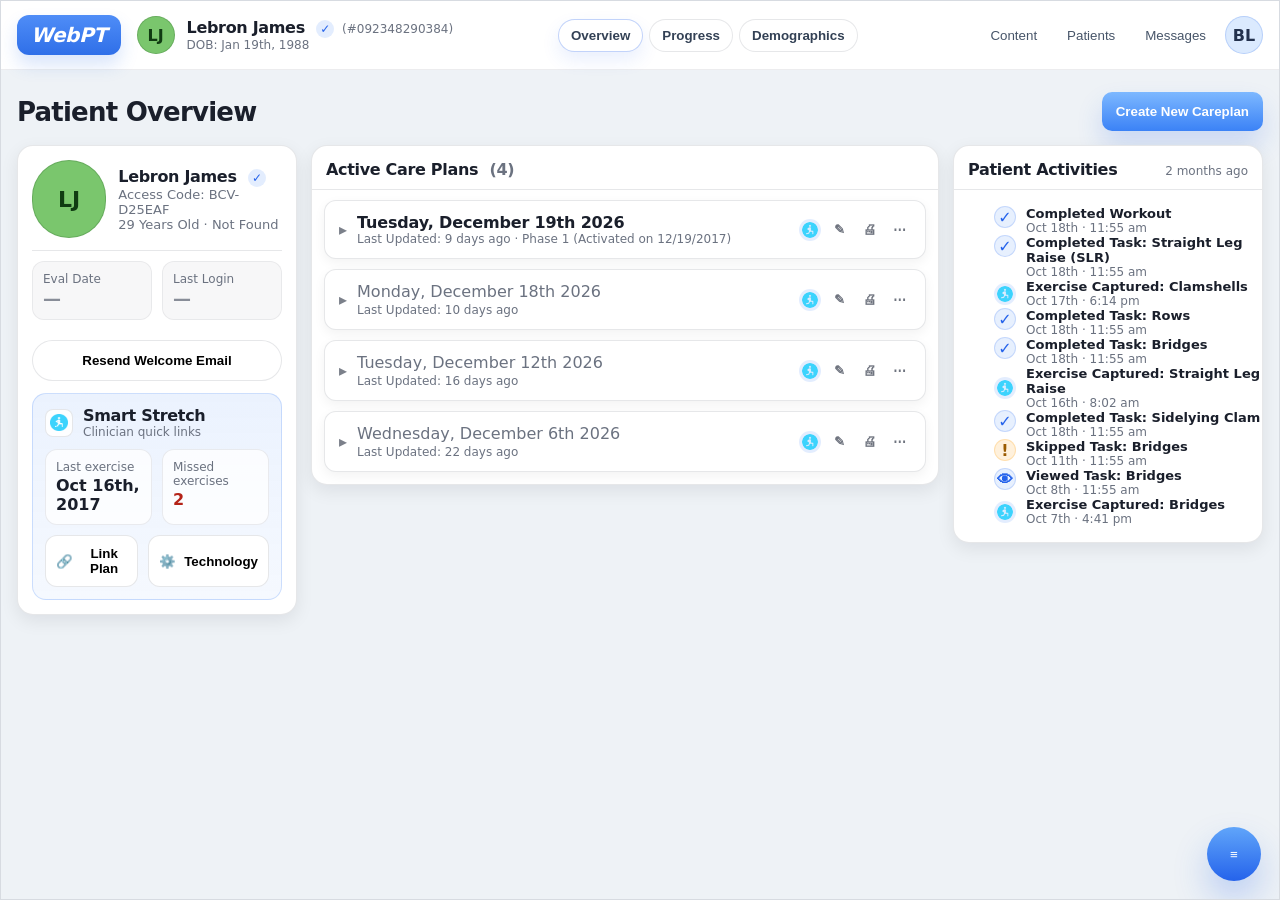
<file: smartstretch/ehr-prototype/index.html>
<!doctype html>
<html lang="en">
<head>
  <meta charset="utf-8" />
  <meta name="viewport" content="width=device-width, initial-scale=1" />
  <title>Smart Stretch – WebPT Extension Concept</title>
  <link rel="stylesheet" href="styles.css" />
</head>
<body>
  <div class="app">
    <header class="topbar">
      <div class="brand">
        <div class="webptLogo">WebPT</div>
      </div>

      <div class="patientHeader">
        <div class="avatar">LJ</div>
        <div class="patientMeta">
          <div class="nameRow">
            <div class="patientName">Lebron James <span class="verified" aria-label="verified">✓</span></div>
            <div class="patientId">(#092348290384)</div>
          </div>
          <div class="subMeta">DOB: Jan 19th, 1988</div>
        </div>
      </div>

      <nav class="tabs" aria-label="Primary">
        <button class="tab active">Overview</button>
        <button class="tab">Progress</button>
        <button class="tab">Demographics</button>
      </nav>

      <div class="topRight">
        <button class="ghost">Content</button>
        <button class="ghost">Patients</button>
        <button class="ghost">Messages</button>
        <div class="userChip" title="User">BL</div>
      </div>
    </header>

    <main class="main">
      <div class="pageTitleRow">
        <h1>Patient Overview</h1>
        <button class="primary">Create New Careplan</button>
      </div>

      <section class="grid">
        <!-- Left card -->
        <aside class="card patientCard">
          <div class="patientCardTop">
            <div class="avatar xl">LJ</div>
            <div class="patientCardName">
              <div class="name">Lebron James <span class="verified">✓</span></div>
              <div class="muted small">Access Code: BCV-D25EAF</div>
              <div class="muted small">29 Years Old · Not Found</div>
            </div>
          </div>

          <div class="patientCardStats">
            <div class="stat">
              <div class="muted tiny">Eval Date</div>
              <div class="dash">—</div>
            </div>
            <div class="stat">
              <div class="muted tiny">Last Login</div>
              <div class="dash">—</div>
            </div>
          </div>

          <button class="pill">Resend Welcome Email</button>

          <!-- Smart Stretch widget (your sketch) -->
          <div class="smartWidget" aria-label="Smart Stretch widget">
            <div class="smartWidgetHeader">
              <img class="ssLogo" src="assets/logo.png" alt="Smart Stretch logo" />
              <div>
                <div class="smartTitle">Smart Stretch</div>
                <div class="muted tiny">Clinician quick links</div>
              </div>
            </div>

            <div class="smartWidgetBody">
              <div class="smartCols">
                <div class="smartCol">
                  <div class="muted tiny">Last exercise</div>
                  <div class="smartValue" id="lastExerciseValue">Biceps Curl</div>
                </div>
                <div class="smartCol">
                  <div class="muted tiny">Missed exercises</div>
                  <div class="smartValue danger" id="missedExerciseValue">2</div>
                </div>
              </div>

              <div class="smartButtons">
                <button class="smartBtn" id="btnLinkPlan">
                  <span class="btnIco">🔗</span>
                  Link Plan
                </button>
                <button class="smartBtn" id="btnTech">
                  <span class="btnIco">⚙️</span>
                  Technology
                </button>
              </div>
            </div>
          </div>
        </aside>

        <!-- Middle: Active care plans -->
        <section class="card carePlans">
          <div class="cardHeader">
            <h2>Active Care Plans <span class="pillCount">(4)</span></h2>
          </div>

          <div class="planGroup">
            <div class="planRow" role="button" tabindex="0" aria-expanded="false" data-date="2017-12-19">
              <div class="planLeft">
                <span class="chev" aria-hidden="true">▸</span>
                <div>
                  <div class="planTitle">Tuesday, December 19th 2026</div>
                  <div class="muted tiny">Last Updated: 9 days ago · Phase 1 (Activated on 12/19/2017)</div>
                </div>
              </div>
              <div class="planRight">
                <img class="ssTinyLogo" src="assets/logo.png" alt="Smart Stretch" />
                <button class="planIconBtn" type="button" aria-label="Edit plan">✎</button>
                <button class="planIconBtn" type="button" aria-label="Print plan">🖨</button>
                <button class="planIconBtn" type="button" aria-label="More options">⋯</button>
              </div>
            </div>

            <div class="exerciseStrip" role="list">
              <article class="exerciseCard" role="button" tabindex="0" data-exercise="clamshells" data-smart="1" aria-label="Clamshells (Smart Stretch)">
                <div class="thumb thumb-a"></div>
                <div class="exMeta">
                  <div class="exName">Clamshells</div>
                  <div class="exBadges">
                    <span class="badge smart">Smart Stretch</span>
                    <span class="badge">10 reps</span>
                  </div>
                </div>
              </article>

              <article class="exerciseCard" role="button" tabindex="0" data-exercise="bridges" data-smart="1" aria-label="Bridges (Smart Stretch)">
                <div class="thumb thumb-b"></div>
                <div class="exMeta">
                  <div class="exName">Bridges</div>
                  <div class="exBadges">
                    <span class="badge smart">Smart Stretch</span>
                    <span class="badge">12 reps</span>
                  </div>
                </div>
              </article>

              <article class="exerciseCard" role="button" tabindex="0" data-exercise="rows" data-smart="0" aria-label="Rows (non-sensor)">
                <div class="thumb thumb-c"></div>
                <div class="exMeta">
                  <div class="exName">Rows</div>
                  <div class="exBadges">
                    <span class="badge">Video</span>
                    <span class="badge">8 reps</span>
                  </div>
                </div>
              </article>

              <article class="exerciseCard" role="button" tabindex="0" data-exercise="slr" data-smart="1" aria-label="Straight Leg Raise (Smart Stretch)">
                <div class="thumb thumb-d"></div>
                <div class="exMeta">
                  <div class="exName">Straight Leg Raise</div>
                  <div class="exBadges">
                    <span class="badge smart">Smart Stretch</span>
                    <span class="badge">10 reps</span>
                  </div>
                </div>
              </article>
            </div>
          </div>

          <div class="planList">
            <div class="planRow" role="button" tabindex="0" aria-expanded="false" data-date="2017-12-18">
              <div class="planLeft">
                <span class="chev" aria-hidden="true">▸</span>
                <div class="planMeta">
                  <div class="muted">Monday, December 18th 2026</div>
                  <div class="muted tiny">Last Updated: 10 days ago</div>
                </div>
              </div>
              <div class="planRight" aria-label="Plan actions">
                <img class="ssTinyLogo" src="assets/logo.png" alt="Smart Stretch" />
                <button class="planIconBtn" type="button" aria-label="Edit plan">✎</button>
                <button class="planIconBtn" type="button" aria-label="Print plan">🖨</button>
                <button class="planIconBtn" type="button" aria-label="More options">⋯</button>
              </div>
            </div>
            <div class="exerciseStrip" role="list">
              <article class="exerciseCard" role="button" tabindex="0" data-exercise="clamshells" data-smart="1" aria-label="Clamshells (Smart Stretch)">
                <div class="thumb thumb-a"></div>
                <div class="exMeta">
                  <div class="exName">Clamshells</div>
                  <div class="exBadges">
                    <span class="badge smart">Smart Stretch</span>
                    <span class="badge">10 reps</span>
                  </div>
                </div>
              </article>
              <article class="exerciseCard" role="button" tabindex="0" data-exercise="bridges" data-smart="1" aria-label="Bridges (Smart Stretch)">
                <div class="thumb thumb-b"></div>
                <div class="exMeta">
                  <div class="exName">Bridges</div>
                  <div class="exBadges">
                    <span class="badge smart">Smart Stretch</span>
                    <span class="badge">12 reps</span>
                  </div>
                </div>
              </article>
              <article class="exerciseCard" role="button" tabindex="0" data-exercise="rows" data-smart="0" aria-label="Rows (non-sensor)">
                <div class="thumb thumb-c"></div>
                <div class="exMeta">
                  <div class="exName">Rows</div>
                  <div class="exBadges">
                    <span class="badge">Video</span>
                    <span class="badge">8 reps</span>
                  </div>
                </div>
              </article>
              <article class="exerciseCard" role="button" tabindex="0" data-exercise="slr" data-smart="1" aria-label="Straight Leg Raise (Smart Stretch)">
                <div class="thumb thumb-d"></div>
                <div class="exMeta">
                  <div class="exName">Straight Leg Raise</div>
                  <div class="exBadges">
                    <span class="badge smart">Smart Stretch</span>
                    <span class="badge">10 reps</span>
                  </div>
                </div>
              </article>
            </div>
            <div class="planRow" role="button" tabindex="0" aria-expanded="false" data-date="2017-12-12">
              <div class="planLeft">
                <span class="chev" aria-hidden="true">▸</span>
                <div class="planMeta">
                  <div class="muted">Tuesday, December 12th 2026</div>
                  <div class="muted tiny">Last Updated: 16 days ago</div>
                </div>
              </div>
              <div class="planRight" aria-label="Plan actions">
                <img class="ssTinyLogo" src="assets/logo.png" alt="Smart Stretch" />
                <button class="planIconBtn" type="button" aria-label="Edit plan">✎</button>
                <button class="planIconBtn" type="button" aria-label="Print plan">🖨</button>
                <button class="planIconBtn" type="button" aria-label="More options">⋯</button>
              </div>
            </div>
            <div class="exerciseStrip" role="list">
              <article class="exerciseCard" role="button" tabindex="0" data-exercise="clamshells" data-smart="1" aria-label="Clamshells (Smart Stretch)">
                <div class="thumb thumb-a"></div>
                <div class="exMeta">
                  <div class="exName">Clamshells</div>
                  <div class="exBadges">
                    <span class="badge smart">Smart Stretch</span>
                    <span class="badge">10 reps</span>
                  </div>
                </div>
              </article>
              <article class="exerciseCard" role="button" tabindex="0" data-exercise="bridges" data-smart="1" aria-label="Bridges (Smart Stretch)">
                <div class="thumb thumb-b"></div>
                <div class="exMeta">
                  <div class="exName">Bridges</div>
                  <div class="exBadges">
                    <span class="badge smart">Smart Stretch</span>
                    <span class="badge">12 reps</span>
                  </div>
                </div>
              </article>
              <article class="exerciseCard" role="button" tabindex="0" data-exercise="rows" data-smart="0" aria-label="Rows (non-sensor)">
                <div class="thumb thumb-c"></div>
                <div class="exMeta">
                  <div class="exName">Rows</div>
                  <div class="exBadges">
                    <span class="badge">Video</span>
                    <span class="badge">8 reps</span>
                  </div>
                </div>
              </article>
              <article class="exerciseCard" role="button" tabindex="0" data-exercise="slr" data-smart="1" aria-label="Straight Leg Raise (Smart Stretch)">
                <div class="thumb thumb-d"></div>
                <div class="exMeta">
                  <div class="exName">Straight Leg Raise</div>
                  <div class="exBadges">
                    <span class="badge smart">Smart Stretch</span>
                    <span class="badge">10 reps</span>
                  </div>
                </div>
              </article>
            </div>
            <div class="planRow" role="button" tabindex="0" aria-expanded="false" data-date="2017-12-06">
              <div class="planLeft">
                <span class="chev" aria-hidden="true">▸</span>
                <div class="planMeta">
                  <div class="muted">Wednesday, December 6th 2026</div>
                  <div class="muted tiny">Last Updated: 22 days ago</div>
                </div>
              </div>
              <div class="planRight" aria-label="Plan actions">
                <img class="ssTinyLogo" src="assets/logo.png" alt="Smart Stretch" />
                <button class="planIconBtn" type="button" aria-label="Edit plan">✎</button>
                <button class="planIconBtn" type="button" aria-label="Print plan">🖨</button>
                <button class="planIconBtn" type="button" aria-label="More options">⋯</button>
              </div>
            </div>
            <div class="exerciseStrip" role="list">
              <article class="exerciseCard" role="button" tabindex="0" data-exercise="clamshells" data-smart="1" aria-label="Clamshells (Smart Stretch)">
                <div class="thumb thumb-a"></div>
                <div class="exMeta">
                  <div class="exName">Clamshells</div>
                  <div class="exBadges">
                    <span class="badge smart">Smart Stretch</span>
                    <span class="badge">10 reps</span>
                  </div>
                </div>
              </article>
              <article class="exerciseCard" role="button" tabindex="0" data-exercise="bridges" data-smart="1" aria-label="Bridges (Smart Stretch)">
                <div class="thumb thumb-b"></div>
                <div class="exMeta">
                  <div class="exName">Bridges</div>
                  <div class="exBadges">
                    <span class="badge smart">Smart Stretch</span>
                    <span class="badge">12 reps</span>
                  </div>
                </div>
              </article>
              <article class="exerciseCard" role="button" tabindex="0" data-exercise="rows" data-smart="0" aria-label="Rows (non-sensor)">
                <div class="thumb thumb-c"></div>
                <div class="exMeta">
                  <div class="exName">Rows</div>
                  <div class="exBadges">
                    <span class="badge">Video</span>
                    <span class="badge">8 reps</span>
                  </div>
                </div>
              </article>
              <article class="exerciseCard" role="button" tabindex="0" data-exercise="slr" data-smart="1" aria-label="Straight Leg Raise (Smart Stretch)">
                <div class="thumb thumb-d"></div>
                <div class="exMeta">
                  <div class="exName">Straight Leg Raise</div>
                  <div class="exBadges">
                    <span class="badge smart">Smart Stretch</span>
                    <span class="badge">10 reps</span>
                  </div>
                </div>
              </article>
            </div>
          </div>
        </section>

        <!-- Right: Patient Activities -->
        <aside class="card activities">
          <div class="cardHeader">
            <h2>Patient Activities</h2>
            <div class="muted tiny">2 months ago</div>
          </div>

          <ul class="activityList">
            <li class="activity"><span class="dotIco">✓</span><div><div class="activityTitle">Completed Workout</div><div class="muted tiny">Oct 18th · 11:55 am</div></div></li>
            <li class="activity"><span class="dotIco">✓</span><div><div class="activityTitle">Completed Task: Straight Leg Raise (SLR)</div><div class="muted tiny">Oct 18th · 11:55 am</div></div></li>
            <li class="activity smart"><img class="activityLogo" src="assets/logo.png" alt="Smart Stretch" /><div><div class="activityTitle">Exercise Captured: Clamshells</div><div class="muted tiny">Oct 17th · 6:14 pm</div></div></li>
            <li class="activity"><span class="dotIco">✓</span><div><div class="activityTitle">Completed Task: Rows</div><div class="muted tiny">Oct 18th · 11:55 am</div></div></li>
            <li class="activity"><span class="dotIco">✓</span><div><div class="activityTitle">Completed Task: Bridges</div><div class="muted tiny">Oct 18th · 11:55 am</div></div></li>
            <li class="activity smart"><img class="activityLogo" src="assets/logo.png" alt="Smart Stretch" /><div><div class="activityTitle">Exercise Captured: Straight Leg Raise</div><div class="muted tiny">Oct 16th · 8:02 am</div></div></li>
            <li class="activity"><span class="dotIco">✓</span><div><div class="activityTitle">Completed Task: Sidelying Clam</div><div class="muted tiny">Oct 18th · 11:55 am</div></div></li>
            <li class="activity warn"><span class="dotIco">!</span><div><div class="activityTitle">Skipped Task: Bridges</div><div class="muted tiny">Oct 11th · 11:55 am</div></div></li>
            <li class="activity"><span class="dotIco">👁</span><div><div class="activityTitle">Viewed Task: Bridges</div><div class="muted tiny">Oct 8th · 11:55 am</div></div></li>
            <li class="activity smart"><img class="activityLogo" src="assets/logo.png" alt="Smart Stretch" /><div><div class="activityTitle">Exercise Captured: Bridges</div><div class="muted tiny">Oct 7th · 4:41 pm</div></div></li>
          </ul>
        </aside>
      </section>
    </main>

    <!-- Modal -->
    <div class="modalBackdrop" id="modalBackdrop" hidden></div>
    <div class="modal" id="smartModal" role="dialog" aria-modal="true" aria-labelledby="modalTitle" hidden>
      <div class="modalHeader">
        <div>
          <div class="modalEyebrow">Smart Stretch • Sensor-assisted exercise</div>
          <h3 id="modalTitle">Exercise</h3>
          <div class="muted tiny" id="modalSub">Session summary</div>
        </div>
        <div class="modalHeaderActions">
          <button class="chip" id="toggleRaw" aria-pressed="false">View raw data</button>
          <button class="chip danger" id="closeModal">Close</button>
        </div>
      </div>

      <div class="modalBody">
        <section class="kpis" aria-label="Key metrics">
          <div class="kpi">
            <div class="kpiLabel">Form score</div>
            <div class="kpiValue" id="kpiForm">Good</div>
            <div class="kpiHint" id="kpiFormHint">Stable reps, low variance</div>
          </div>
          <div class="kpi">
            <div class="kpiLabel">ROM peak</div>
            <div class="kpiValue"><span id="kpiRom">—</span><span class="unit">°</span></div>
            <div class="kpiHint">Angle over time (derived)</div>
          </div>
          <div class="kpi">
            <div class="kpiLabel">Time in flexion</div>
            <div class="kpiValue"><span id="kpiFlex">—</span><span class="unit">%</span></div>
            <div class="kpiHint">Flexion vs extension split</div>
          </div>
          <div class="kpi">
            <div class="kpiLabel">Muscle firing</div>
            <div class="kpiValue"><span id="kpiFires">—</span><span class="unit">events</span></div>
            <div class="kpiHint">sEMG threshold crossings</div>
          </div>
        </section>

        <section class="panels">
          <div class="panel">
            <div class="panelHeader">
              <div>
                <div class="panelTitle">Angle over time (ROM)</div>
                <div class="muted tiny">Rep overlays + average</div>
              </div>
              <div class="panelActions">
                <button class="mini" data-view="overlay">Overlay</button>
                <button class="mini" data-view="trend">Trend</button>
              </div>
            </div>
            <div class="chartNav" role="group" aria-label="ROM rep navigation">
              <button class="repNav" data-dir="-1" type="button" aria-label="Previous rep (ROM)">‹</button>
              <canvas id="romChart" width="760" height="240" aria-label="ROM chart"></canvas>
              <button class="repNav" data-dir="1" type="button" aria-label="Next rep (ROM)">›</button>
            </div>
            <div class="chartLegend" id="romLegend"></div>
          </div>

          <div class="panel">
            <div class="panelHeader">
              <div>
                <div class="panelTitle">Muscle firing timeline (sEMG)</div>
                <div class="muted tiny">Events aligned to movement</div>
              </div>
              <div class="panelActions">
                <span class="badge smart">2 sensors</span>
              </div>
            </div>
            <div class="chartNav" role="group" aria-label="sEMG rep navigation">
              <button class="repNav" data-dir="-1" type="button" aria-label="Previous rep (sEMG)">‹</button>
              <canvas id="emgChart" width="760" height="240" aria-label="sEMG chart"></canvas>
              <button class="repNav" data-dir="1" type="button" aria-label="Next rep (sEMG)">›</button>
            </div>
            <div class="chartLegend" id="emgLegend"></div>
          </div>

          <div class="panel" id="rawPanel" hidden>
            <div class="panelHeader">
              <div>
                <div class="panelTitle">Raw data</div>
                <div class="muted tiny">Angle (°) + EMG (a.u.) per sensor</div>
              </div>
              <div class="panelActions">
                <button class="mini" id="downloadCsv">Download CSV</button>
              </div>
            </div>

            <div class="rawGrid">
              <div class="rawTableWrap">
                <table class="rawTable" id="rawTable">
                  <thead>
                    <tr>
                      <th>t (s)</th>
                      <th>Angle A (°)</th>
                      <th>Angle B (°)</th>
                      <th>EMG A</th>
                      <th>EMG B</th>
                    </tr>
                  </thead>
                  <tbody></tbody>
                </table>
              </div>
              <div class="rawHint">
                <div class="rawHintTitle">Why show raw?</div>
                <p class="muted small">
                  Most of the time, PTs want concise, comparable metrics. But when something looks “off,” they can inspect the signal:
                  noisy motion artifacts, inconsistent reps, delayed firing, or compensation patterns.
                </p>
                <div class="callout">
                  <div class="calloutTitle">Note</div>
                  <div class="muted small">All values are simulated for this prototype (AI synthesis not implemented).</div>
                </div>
              </div>
            </div>
          </div>
        </section>

        <section class="docHelper" aria-label="Documentation helper">
          <div class="docHeader">
            <div>
              <div class="docTitle">Documentation helper (SOAP-ready)</div>
              <div class="muted tiny">Copy into note (concept)</div>
            </div>
            <button class="chip" id="copyNote">Copy</button>
          </div>
          <textarea id="soapText" rows="4" spellcheck="false"></textarea>
        </section>
      </div>
    </div>

    <footer class="fabWrap">
      <button class="fab" title="Help / chat">
        <span class="fabDot">≡</span>
      </button>
    </footer>
  </div>

  <script src="script.js"></script>
</body>
</html>
</file>
<file: styles.css>
/* ── Reset & Base ── */
*, *::before, *::after {
  margin: 0;
  padding: 0;
  box-sizing: border-box;
}

:root {
  --bg: #0a0a0c;
  --surface: rgba(255, 255, 255, 0.06);
  --surface-hover: rgba(255, 255, 255, 0.10);
  --glass-border: rgba(255, 255, 255, 0.12);
  --glass-highlight: rgba(255, 255, 255, 0.08);
  --text-primary: rgba(255, 255, 255, 0.92);
  --text-secondary: rgba(255, 255, 255, 0.56);
  --text-tertiary: rgba(255, 255, 255, 0.36);
  --accent: #6eb6ff;
  --radius: 20px;
  --radius-sm: 12px;
  --blur: 40px;
  --max-width: 1080px;
  --gutter: 24px;
}

html {
  font-size: 16px;
  -webkit-font-smoothing: antialiased;
  -moz-osx-font-smoothing: grayscale;
}

body {
  font-family: -apple-system, 'SF Pro Display', 'SF Pro Text', 'Inter', 'Helvetica Neue', sans-serif;
  background: var(--bg);
  color: var(--text-primary);
  line-height: 1.6;
  min-height: 100vh;
}

a {
  color: var(--accent);
  text-decoration: none;
  transition: opacity 0.2s;
}

a:hover {
  opacity: 0.8;
}

img {
  max-width: 100%;
  display: block;
}

/* ── Glass Surface ── */
.glass {
  background: var(--surface);
  backdrop-filter: blur(var(--blur));
  -webkit-backdrop-filter: blur(var(--blur));
  border: 1px solid var(--glass-border);
  border-radius: var(--radius);
  box-shadow:
    0 2px 16px rgba(0, 0, 0, 0.3),
    0 0 1px rgba(255, 255, 255, 0.1),
    inset 0 1px 0 var(--glass-highlight);
}

/* ── Layout ── */
.container {
  max-width: var(--max-width);
  margin: 0 auto;
  padding: 0 var(--gutter);
}

/* ── Nav ── */
.nav {
  position: sticky;
  top: 0;
  z-index: 100;
  padding: 16px 0;
  background: rgba(10, 10, 12, 0.72);
  backdrop-filter: blur(24px);
  -webkit-backdrop-filter: blur(24px);
  border-bottom: 1px solid rgba(255, 255, 255, 0.06);
}

.nav .container {
  display: flex;
  align-items: center;
  justify-content: space-between;
}

.nav-logo {
  font-size: 1.125rem;
  font-weight: 600;
  color: var(--text-primary);
  letter-spacing: -0.02em;
}

.nav-links {
  display: flex;
  gap: 32px;
  list-style: none;
}

.nav-links a {
  color: var(--text-secondary);
  font-size: 0.875rem;
  font-weight: 500;
  transition: color 0.2s;
}

.nav-links a:hover {
  color: var(--text-primary);
  opacity: 1;
}

/* ── Hero ── */
.hero {
  padding: 120px 0 80px;
  text-align: center;
}

.hero h1 {
  font-size: clamp(2rem, 5vw, 3.25rem);
  font-weight: 700;
  letter-spacing: -0.03em;
  line-height: 1.15;
  max-width: 720px;
  margin: 0 auto 24px;
}

.hero .subtitle {
  font-size: clamp(1rem, 2.5vw, 1.25rem);
  color: var(--text-secondary);
  max-width: 600px;
  margin: 0 auto;
  line-height: 1.5;
  font-weight: 400;
}

/* ── Section ── */
.section {
  padding: 64px 0;
}

.section-label {
  font-size: 0.75rem;
  font-weight: 600;
  text-transform: uppercase;
  letter-spacing: 0.1em;
  color: var(--text-tertiary);
  margin-bottom: 32px;
}

/* ── Project Grid ── */
.project-grid {
  display: grid;
  grid-template-columns: repeat(2, 1fr);
  gap: 20px;
}

.project-card {
  padding: 32px;
  transition: background 0.3s, transform 0.2s, box-shadow 0.3s;
  cursor: pointer;
  text-decoration: none;
  color: inherit;
  display: flex;
  flex-direction: column;
  gap: 16px;
}

.project-card:hover {
  background: var(--surface-hover);
  transform: translateY(-2px);
  box-shadow:
    0 8px 32px rgba(0, 0, 0, 0.4),
    0 0 1px rgba(255, 255, 255, 0.15),
    inset 0 1px 0 var(--glass-highlight);
  opacity: 1;
}

.project-card .card-tag {
  font-size: 0.6875rem;
  font-weight: 600;
  text-transform: uppercase;
  letter-spacing: 0.08em;
  color: var(--accent);
}

.project-card h3 {
  font-size: 1.25rem;
  font-weight: 600;
  letter-spacing: -0.02em;
  line-height: 1.3;
}

.project-card p {
  font-size: 0.9375rem;
  color: var(--text-secondary);
  line-height: 1.55;
}

.project-card .card-arrow {
  margin-top: auto;
  color: var(--text-tertiary);
  font-size: 1.25rem;
  transition: transform 0.2s, color 0.2s;
}

.project-card:hover .card-arrow {
  transform: translateX(4px);
  color: var(--accent);
}

/* Featured card spans full width */
.project-card.featured {
  grid-column: 1 / -1;
}

/* ── Footer ── */
.footer {
  padding: 48px 0;
  border-top: 1px solid rgba(255, 255, 255, 0.06);
  text-align: center;
}

.footer p {
  font-size: 0.8125rem;
  color: var(--text-tertiary);
}

/* ── Project Page Layout ── */
.page-header {
  padding: 80px 0 48px;
}

.page-header .back-link {
  display: inline-flex;
  align-items: center;
  gap: 6px;
  font-size: 0.875rem;
  color: var(--text-secondary);
  margin-bottom: 32px;
}

.page-header .back-link:hover {
  color: var(--text-primary);
  opacity: 1;
}

.page-header h1 {
  font-size: clamp(1.75rem, 4vw, 2.5rem);
  font-weight: 700;
  letter-spacing: -0.03em;
  margin-bottom: 16px;
}

.page-header .page-desc {
  font-size: 1.0625rem;
  color: var(--text-secondary);
  max-width: 640px;
  line-height: 1.55;
}

/* ── Tabs ── */
.tabs {
  display: flex;
  gap: 4px;
  padding: 4px;
  border-radius: var(--radius-sm);
  background: rgba(255, 255, 255, 0.04);
  width: fit-content;
  margin-bottom: 40px;
}

.tab-btn {
  padding: 8px 20px;
  border: none;
  background: transparent;
  color: var(--text-secondary);
  font-size: 0.875rem;
  font-weight: 500;
  border-radius: 8px;
  cursor: pointer;
  transition: all 0.2s;
  font-family: inherit;
}

.tab-btn:hover {
  color: var(--text-primary);
}

.tab-btn.active {
  background: rgba(255, 255, 255, 0.1);
  color: var(--text-primary);
}

.tab-panel {
  display: none;
}

.tab-panel.active {
  display: block;
}

/* ── Content Blocks ── */
.content-block {
  margin-bottom: 48px;
}

.content-block h2 {
  font-size: 1.375rem;
  font-weight: 600;
  letter-spacing: -0.02em;
  margin-bottom: 16px;
}

.content-block h3 {
  font-size: 1.0625rem;
  font-weight: 600;
  margin-bottom: 12px;
}

.content-block p {
  color: var(--text-secondary);
  line-height: 1.6;
  margin-bottom: 12px;
}

.content-block ul {
  list-style: none;
  padding: 0;
}

.content-block ul li {
  color: var(--text-secondary);
  padding-left: 20px;
  position: relative;
  margin-bottom: 8px;
  line-height: 1.5;
}

.content-block ul li::before {
  content: '·';
  position: absolute;
  left: 4px;
  color: var(--text-tertiary);
  font-weight: 700;
}

/* ── Detail Grid ── */
.detail-grid {
  display: grid;
  grid-template-columns: repeat(auto-fit, minmax(280px, 1fr));
  gap: 20px;
  margin-top: 24px;
}

.detail-card {
  padding: 24px;
}

.detail-card h4 {
  font-size: 0.9375rem;
  font-weight: 600;
  margin-bottom: 8px;
}

.detail-card p {
  font-size: 0.875rem;
  color: var(--text-secondary);
  line-height: 1.5;
}

/* ── Responsive ── */
@media (max-width: 768px) {
  :root {
    --gutter: 20px;
  }

  .hero {
    padding: 80px 0 56px;
  }

  .project-grid {
    grid-template-columns: 1fr;
  }

  .nav-links {
    gap: 20px;
  }

  .tabs {
    width: 100%;
    overflow-x: auto;
  }
}

@media (max-width: 480px) {
  :root {
    --gutter: 16px;
  }

  .nav-links {
    gap: 16px;
  }

  .nav-links a {
    font-size: 0.8125rem;
  }

  .project-card {
    padding: 24px;
  }
}
</file>
<file: audit-trail/app/styles.css>
:root{
  /* Base */
  --bg:#0a0b0f;
  --panel:#0f1116;
  --panel2:#0c0e13;
  --card:#121726;
  --text:#eef2f7;
  --muted:#a9b2c6;
  --line:rgba(255,255,255,.10);

  /* Trail palette accents */
  --sky:#7aa6ff;      /* blue */
  --pine:#2a6b57;     /* green */
  --earth:#8b6a4e;    /* brown */
  --accent:var(--sky);

  --ok:#65d6a6;
  --warn:#ffd66b;
  --danger:#ff6b7a;

  /* Logo colors */
  --logo-tile: rgba(255,255,255,.08);
  --logo-mtn: rgba(122,166,255,.86);
  --logo-trail: rgba(101,214,166,.92);
  --logo-glass: rgba(255,255,255,.92);
  --logo-handle: rgba(139,106,78,.95);
}

*{box-sizing:border-box}
html,body{height:100%}

body{
  margin:0;
  font-family: ui-sans-serif, system-ui, -apple-system, Segoe UI, Roboto, Helvetica, Arial;
  background:
    radial-gradient(1000px 650px at 15% -10%, rgba(122,166,255,.20) 0%, rgba(10,11,15,0) 58%),
    radial-gradient(900px 520px at 86% 18%, rgba(42,107,87,.16) 0%, rgba(10,11,15,0) 60%),
    radial-gradient(1100px 760px at 55% 120%, rgba(139,106,78,.14) 0%, rgba(10,11,15,0) 60%),
    linear-gradient(180deg, #08090c 0%, var(--bg) 60%);
  color:var(--text);
}

body::before{
  content:"";
  position:fixed;
  inset:0;
  pointer-events:none;
  background:
    radial-gradient(1200px 800px at 50% 50%, rgba(0,0,0,0) 55%, rgba(0,0,0,.45) 100%),
    repeating-linear-gradient(0deg, rgba(255,255,255,.02) 0px, rgba(255,255,255,.02) 1px, transparent 2px, transparent 5px);
  opacity:.55;
  mix-blend-mode: overlay;
}

.app{
  display:grid;
  grid-template-columns: 280px 1fr;
  height:100vh;
}

.sidebar{
  border-right:1px solid var(--line);
  background: linear-gradient(180deg, var(--panel) 0%, var(--panel2) 100%);
  padding:16px;
  display:flex;
  flex-direction:column;
  gap:16px;
}

.brand{
  display:flex;
  gap:12px;
  align-items:center;
  padding:12px 12px;
  border:1px solid var(--line);
  border-radius:16px;
  background:
    linear-gradient(180deg, rgba(255,255,255,.06), rgba(255,255,255,.03));
  box-shadow: 0 16px 40px rgba(0,0,0,.35);
}

.logo{
  width:40px;
  height:40px;
  border-radius:12px;
  overflow:hidden;              /* important: crops the scaled image */
  display:grid;
  place-items:center;
  background: linear-gradient(145deg, #8896c6, #3349a1);
  padding:6px;
}

.logo img{
  width:160%;
  height:160%;
  object-fit:contain;

  /* nudge the image inside the fixed logo tile */
  transform: translateY(-9px);   /* try -4px to -10px */
}

.logo svg{display:block}

.brand-title{font-weight:700; letter-spacing:.2px}
.brand-sub{font-size:12px;color:var(--muted)}

.nav{display:flex;flex-direction:column;gap:8px}
.nav-item{
  text-align:left;
  border:1px solid transparent;
  background:transparent;
  color:var(--text);
  padding:10px 12px;
  border-radius:12px;
  display:flex;
  align-items:center;
  gap:10px;
  cursor:pointer;
}
.nav-item:hover{background:#0f1430;border-color:rgba(122,166,255,.18)}
.nav-item.is-active{background:rgba(122,166,255,.18);border-color:rgba(122,166,255,.28)}
.dot{width:8px;height:8px;border-radius:99px;background:var(--muted);opacity:.6}
.nav-item.is-active .dot{background:var(--accent);opacity:1}
.nav-sep{height:1px;background:var(--line);margin:8px 0}

.sidebar-footer{margin-top:auto;display:flex;flex-direction:column;gap:8px}
.pill{
  display:inline-flex;
  align-items:center;
  width:max-content;
  padding:6px 10px;
  border-radius:999px;
  border:1px solid var(--line);
  background:rgba(255,255,255,.04);
  font-size:12px;
}

.main{display:flex;flex-direction:column;min-width:0}
.topbar{
  display:flex;
  align-items:center;
  justify-content:space-between;
  padding:18px 20px;
  border-bottom:1px solid var(--line);
  background:rgba(10,11,15,.55);
  backdrop-filter: blur(10px);
  gap:16px;
}
.page-title h1{margin:0;font-size:22px; letter-spacing:.2px}
.page-title p{margin:4px 0 0 0}

.topbar-actions{display:flex;gap:10px;align-items:center;min-width:360px;justify-content:flex-end}
.search input{
  width:320px;
  padding:10px 12px;
  border-radius:12px;
  border:1px solid rgba(255,255,255,.12);
  background: rgba(14,18,32,.75);
  color:var(--text);
  outline:none;
}
.search input:focus{
  border-color: rgba(122,166,255,.55);
  box-shadow: 0 0 0 4px rgba(122,166,255,.12);
}

.btn{
  padding:10px 12px;
  border-radius:12px;
  border:1px solid rgba(122,166,255,.35);
  background:rgba(18,32,74,.70);
  color:var(--text);
  cursor:pointer;
  font-weight:700;
}
.btn:hover{filter:brightness(1.08)}
.btn.ghost{
  background:transparent;
  border-color:rgba(255,255,255,.12);
}
.btn.ghost:hover{background:rgba(255,255,255,.04)}

.link{
  background:transparent;
  border:0;
  padding:0;
  color:var(--text);
  font-weight:800;
  cursor:pointer;
  text-decoration:none;
  border-bottom:1px solid rgba(101,214,166,.22);
}
.link:hover{border-bottom-color: rgba(122,166,255,.55)}

.content{padding:18px 20px; overflow:auto; min-height:0}

.card-h{font-weight:800;margin-bottom:10px; letter-spacing:.15px}
.big{font-size:28px;font-weight:800}
.muted{color:var(--muted);font-size:13px}
.danger{color:var(--danger)}
.hint{margin-top:10px;color:var(--muted);font-size:12px}
.divider{height:1px;background:var(--line);margin:12px 0}

.card{
  border:1px solid rgba(255,255,255,.10);
  border-radius:18px;
  background:
    radial-gradient(900px 380px at 18% 10%, rgba(122,166,255,.07) 0%, rgba(0,0,0,0) 55%),
    radial-gradient(900px 380px at 88% 20%, rgba(42,107,87,.06) 0%, rgba(0,0,0,0) 60%),
    linear-gradient(180deg, rgba(18,23,38,.92), rgba(12,14,20,.92));
  padding:14px;
  box-shadow:
    0 18px 50px rgba(0,0,0,.34),
    inset 0 1px 0 rgba(255,255,255,.05);
}

.grid-3{display:grid;grid-template-columns: repeat(3, minmax(0,1fr)); gap:12px; margin-bottom:12px}
.grid-2{display:grid;grid-template-columns: repeat(2, minmax(0,1fr)); gap:12px; margin-bottom:12px}
.kpi-row{display:grid;grid-template-columns: repeat(3, minmax(0,1fr)); gap:10px}
.grow{min-width:0}

.list{padding-left:18px;margin:0;display:flex;flex-direction:column;gap:8px}
.tag{
  display:inline-flex;align-items:center;justify-content:center;
  width:22px;height:22px;border-radius:7px;
  border:1px solid var(--line); background:rgba(255,255,255,.04); margin-right:6px;
}
.tag.ok{color:var(--ok)}
.tag.warn{color:var(--warn)}

.table{
  width:100%;
  overflow:auto;
  border:1px solid rgba(255,255,255,.10);
  border-radius:16px;
  background: linear-gradient(180deg, rgba(14,18,32,.92), rgba(10,12,20,.92));
}
.table table{width:100%; border-collapse:collapse; font-size:13px}
.table th,.table td{padding:10px 10px;border-bottom:1px solid rgba(255,255,255,.06); text-align:left; white-space:nowrap}
.table th{color:var(--muted); font-weight:800; background:rgba(255,255,255,.03)}
.table tr:hover td{background:rgba(122,166,255,.06)}
.table td .chip{
  display:inline-flex;align-items:center;gap:6px;
  padding:4px 8px;border-radius:999px;border:1px solid rgba(255,255,255,.12);
  background:rgba(255,255,255,.04);
}
.chip.ok{border-color:rgba(101,214,166,.35); color:var(--ok)}
.chip.missing{border-color:rgba(255,214,107,.35); color:var(--warn)}

.toolbar{
  display:flex; gap:10px; align-items:end; flex-wrap:wrap;
  margin-bottom:12px;
}
.field{display:flex; flex-direction:column; gap:6px}
.field input, .field select{
  padding:10px 10px;
  border-radius:12px;
  border:1px solid rgba(255,255,255,.12);
  background: rgba(14,18,32,.85);
  color:var(--text);
  outline:none;
}
.field input:focus, .field select:focus{
  border-color: rgba(122,166,255,.55);
  box-shadow: 0 0 0 4px rgba(122,166,255,.12);
}

.chart{display:flex;flex-direction:column;gap:10px}
.bar{
  display:grid; grid-template-columns: 160px 1fr 80px;
  gap:10px; align-items:center;
}
.bar .name{color:var(--text)}
.bar .track{height:10px;border-radius:999px;background:rgba(255,255,255,.04);border:1px solid rgba(255,255,255,.10); overflow:hidden}
.bar .fill{height:100%; background:linear-gradient(90deg, var(--sky), rgba(101,214,166,.9))}
.bar .pct{color:var(--muted); text-align:right}

.feed{display:flex;flex-direction:column;gap:10px}
.feed-item{
  padding:10px 12px;
  border:1px solid rgba(255,255,255,.10);
  border-radius:14px;
  background:rgba(255,255,255,.03);
  display:flex; justify-content:space-between; gap:12px;
}
.feed-item .meta{color:var(--muted); font-size:12px}

.detail-grid{display:grid; grid-template-columns: repeat(3, minmax(0,1fr)); gap:12px}
.progress{height:10px;border-radius:999px;background:rgba(255,255,255,.04);border:1px solid rgba(255,255,255,.10); overflow:hidden;margin-top:8px}
.progress-bar{height:100%; background:linear-gradient(90deg, var(--sky), rgba(101,214,166,.9)); width:0%}

.modal{position:fixed; inset:0; display:grid; place-items:center; z-index:50}
.hidden{display:none !important;}
.modal-backdrop{position:absolute; inset:0; background:rgba(0,0,0,.55)}
.modal-panel{
  position:relative;
  width:min(860px, 92vw);
  border:1px solid rgba(255,255,255,.10);
  border-radius:18px;
  background:linear-gradient(180deg, rgba(18,23,38,.96), rgba(10,12,18,.96));
  padding:14px;
  box-shadow: 0 22px 70px rgba(0,0,0,.55);
}
.modal-h{display:flex;justify-content:space-between;align-items:flex-start;gap:10px}
.modal-title{font-weight:900;font-size:18px}
.icon-btn{
  border:1px solid rgba(255,255,255,.12);
  background:rgba(255,255,255,.04);
  color:var(--text);
  border-radius:12px;
  padding:8px 10px;
  cursor:pointer;
}
.form{margin-top:12px;gap:10px}
.modal-actions{display:flex;justify-content:flex-end;gap:10px;margin-top:12px}

@media (max-width: 980px){
  .app{grid-template-columns: 1fr}
  .sidebar{display:none}
  .topbar-actions .search input{width:220px}
  .grid-3{grid-template-columns:1fr}
  .grid-2{grid-template-columns:1fr}
  .detail-grid{grid-template-columns:1fr}
}
</file>
<file: smartstretch/ehr-prototype/styles.css>
:root{
  --bg: #eef2f6;
  --surface: #ffffff;
  --ink: #1a1f2b;
  --muted: #6b7280;

  --webptBlue: #3b82f6;
  --webptBlue2: #2563eb;

  /* Apple Watch-ish accents */
  --watchYellow: #f8d14a;
  --watchGreen: #35c759;
  --watchRed: #ff453a;
  --watchOrange: #ff9f0a;

  --line: rgba(17, 24, 39, .10);
  --shadow: 0 18px 50px rgba(2, 8, 23, .12);
  --shadow2: 0 10px 24px rgba(2, 8, 23, .10);

  --r16: 16px;
}

*{ box-sizing:border-box; }
html, body{ height:100%; }
body{
  margin:0;
  font-family: ui-sans-serif, system-ui, -apple-system, Segoe UI, Roboto, Helvetica, Arial;
  background: #e6ebf2;
  color: var(--ink);
}

.app{
  max-width: none;
  width: 100%;
  min-height: 100vh;
  margin: 0;
  border-radius: 0;
  overflow: hidden;
  background: #eef2f6;
  box-shadow: none;
  border: 1px solid rgba(15, 23, 42, .10);
  position: relative;
}

.topbar{
  background: #ffffff;
  border-bottom: 1px solid rgba(15,23,42,.08);
  padding: 14px 16px;
  display: flex;
  flex-wrap: wrap;
  gap: 12px 16px;
  align-items: center;
}

.brand{ display:flex; align-items:center; gap: 12px; }
.traffic{ display:flex; gap:6px; }
.dot{ width:12px; height:12px; border-radius: 999px; display:inline-block; }
.dot.red{ background:#ff5f57; }
.dot.yellow{ background:#febc2e; }
.dot.green{ background:#28c840; }

.webptLogo{
  font-weight: 900;
  font-style: italic;
  letter-spacing: -.02em;
  font-size: 20px;
  color: #ffffff;
  background: linear-gradient(180deg, #4f8df7, #2f6fe8);
  padding: 8px 14px;
  border-radius: 12px;
  box-shadow: 0 10px 18px rgba(47,111,232,.18);
}

.patientHeader{ display:flex; align-items:center; gap: 12px; min-width: 0; flex: 1 1 260px; }
.avatar{
  width: 38px; height: 38px; border-radius: 999px;
  display:grid; place-items:center;
  background: #7ac66d; color: #103b12; font-weight: 800;
  border: 1px solid rgba(16, 59, 18, .18);
}
.avatar.xl{ width: 78px; height: 78px; font-size: 22px; }

.patientMeta{ min-width:0; }
.nameRow{ display:flex; align-items: baseline; gap: 8px; flex-wrap: wrap; }
.patientName{ font-weight: 800; letter-spacing: -.02em; }
.patientId{ color: var(--muted); font-size: 12px; }
.subMeta{ color: var(--muted); font-size: 12px; }

.verified{
  display:inline-flex; align-items:center; justify-content:center;
  width: 18px; height: 18px; border-radius: 999px;
  background: rgba(59,130,246,.14);
  color: var(--webptBlue2);
  font-size: 12px;
  margin-left: 6px;
}

.tabs{ display:flex; gap: 6px; justify-content:flex-start; flex-wrap: wrap; flex: 1 1 260px; }
.tab{
  border: 1px solid var(--line);
  background: rgba(255,255,255,.7);
  padding: 8px 12px;
  border-radius: 999px;
  font-weight: 650;
  color: #334155;
  cursor:pointer;
}
.tab.active{
  background: white;
  border-color: rgba(37,99,235,.28);
  box-shadow: 0 8px 18px rgba(37,99,235,.10);
}

.topRight{ display:flex; justify-content:flex-end; gap: 8px; align-items:center; margin-left: auto; flex-wrap: wrap; }
.ghost{
  border: 1px solid transparent;
  background: transparent;
  color: #475569;
  padding: 8px 10px;
  border-radius: 10px;
  cursor:pointer;
}
.ghost:hover{ background: rgba(15,23,42,.06); border-color: rgba(15,23,42,.06); }
.userChip{
  width: 38px; height: 38px; border-radius: 999px;
  display:grid; place-items:center;
  font-weight: 800;
  color: #23314d;
  background: #dbeafe;
  border: 1px solid rgba(37,99,235,.20);
}

.main{ padding: 18px 16px 24px; }
.pageTitleRow{ display:flex; align-items:center; justify-content: space-between; gap: 12px; margin: 4px 0 14px; }
h1{ margin: 0; font-size: 26px; letter-spacing: -.03em; }
.primary{
  border: none;
  background: linear-gradient(180deg, #7db8ff, var(--webptBlue));
  color: white;
  font-weight: 800;
  border-radius: 10px;
  padding: 12px 14px;
  box-shadow: 0 14px 26px rgba(37,99,235,.18);
  cursor: pointer;
}

.grid{
  display:grid;
  grid-template-columns: 280px 1fr 310px;
  gap: 14px;
  align-items:start;
}

.card{
  background: #ffffff;
  border: 1px solid rgba(15,23,42,.10);
  border-radius: var(--r16);
  box-shadow: 0 6px 18px rgba(2,8,23,.08);
  overflow: hidden;
}

.cardHeader{
  padding: 14px 14px 10px;
  border-bottom: 1px solid var(--line);
  display:flex;
  justify-content: space-between;
  align-items: baseline;
  gap: 10px;
}
h2{ margin:0; font-size: 16px; letter-spacing: -.02em; }
.pillCount{ font-weight: 700; color: var(--muted); margin-left: 6px; }

.patientCard{ padding: 14px; }
.patientCardTop{ display:flex; gap: 12px; align-items:center; }
.patientCardName .name{ font-weight: 900; letter-spacing: -.02em; }

.small{ font-size: 13px; }
.tiny{ font-size: 12px; }
.muted{ color: var(--muted); }
.dash{ color: rgba(107,114,128,.8); font-weight: 800; font-size: 18px; margin-top: 2px; }

.patientCardStats{
  display:grid; grid-template-columns: 1fr 1fr;
  gap: 10px; margin: 12px 0;
  padding-top: 10px; border-top: 1px solid var(--line);
}
.stat{
  background: rgba(15,23,42,.03);
  border: 1px solid rgba(15,23,42,.06);
  border-radius: 12px;
  padding: 10px;
}

.pill{
  width: 100%;
  border: 1px solid rgba(15,23,42,.10);
  background: white;
  border-radius: 999px;
  padding: 12px;
  cursor:pointer;
  font-weight: 750;
  margin: 8px 0 12px;
}

/* Smart Stretch widget */
.smartWidget{
  border-radius: 14px;
  border: 1px solid rgba(59,130,246,.22);
  background: linear-gradient(180deg, rgba(59,130,246,.10), rgba(59,130,246,.05));
  padding: 12px;
}
.smartWidgetHeader{ display:flex; gap: 10px; align-items:center; margin-bottom: 10px; }
.smartIcon{
  width: 30px; height: 30px;
  border-radius: 10px;
  display:grid; place-items:center;
  background: rgba(59,130,246,.16);
  color: var(--webptBlue2);
  border: 1px solid rgba(59,130,246,.18);
}
.smartTitle{ font-weight: 900; letter-spacing: -.02em; }
.smartCols{ display:grid; grid-template-columns: 1fr 1fr; gap: 10px; }
.smartCol{
  background: rgba(255,255,255,.75);
  border: 1px solid rgba(15,23,42,.08);
  border-radius: 12px;
  padding: 10px;
}
.smartValue{ font-weight: 900; margin-top: 2px; }
.smartValue.danger{ color: #b42318; }
.smartButtons{ display:grid; grid-template-columns: 1fr 1fr; gap: 10px; margin-top: 10px; }
.smartBtn{
  border: 1px solid rgba(15,23,42,.10);
  background: white;
  border-radius: 12px;
  padding: 10px;
  font-weight: 800;
  cursor:pointer;
  display:flex; align-items:center; justify-content:center;
  gap: 8px;
}

.carePlans{ padding-bottom: 12px; }
.planGroup{ padding: 10px 12px 0; }
.planRow{
  width: 100%;
  display:flex; justify-content: space-between; align-items:center;
  gap: 10px;
  border: 1px solid rgba(15,23,42,.10);
  background: #ffffff;
  border-radius: 12px;
  padding: 12px 14px;
  cursor:pointer;
  box-shadow: 0 4px 12px rgba(2,8,23,.05);
}
.planLeft{ display:flex; align-items:center; gap: 10px; }
.planMeta{ display:flex; flex-direction: column; gap: 2px; }
.chev{
  font-weight: 900;
  color: rgba(15,23,42,.55);
  transition: transform .18s ease;
}
.planRow[aria-expanded="true"] .chev{ transform: rotate(90deg); }
.planTitle{ font-weight: 600; letter-spacing: -.01em; }
.planRight{ display:flex; align-items:center; gap: 6px; color: rgba(15,23,42,.55); }

.exerciseStrip{
  display:none;
  grid-template-columns: repeat(4, minmax(0, 1fr));
  gap: 10px;
  margin: 12px 0 6px;
}
.exerciseStrip.is-open{ display:grid; }
.exerciseCard{
  position: relative;
  border: 1px solid rgba(15,23,42,.10);
  background: white;
  border-radius: 12px;
  padding: 10px;
  cursor:pointer;
  text-align:left;
  transition: transform .12s ease, box-shadow .12s ease, border-color .12s ease;
}
.exerciseCard:focus-visible{
  outline: 2px solid rgba(37,99,235,.55);
  outline-offset: 2px;
}
/* Smart Stretch logo in widget header */
.ssLogo{
  width: 28px;
  height: 28px;
  border-radius: 8px;
  object-fit: contain;
  background: rgba(255,255,255,.9);
  border: 1px solid rgba(15,23,42,.10);
  padding: 4px;
  flex: 0 0 auto;
}

.exTop{
  position: absolute;
  left: 10px;
  right: 10px;
  top: 10px;
  display: flex;
  align-items: center;
  justify-content: space-between;
  gap: 10px;
  pointer-events: none;
}
.ssMiniLogo{
  width: 22px;
  height: 22px;
  border-radius: 7px;
  object-fit: contain;
  background: rgba(255,255,255,.92);
  border: 1px solid rgba(15,23,42,.12);
  padding: 3px;
  box-shadow: 0 8px 16px rgba(2,8,23,.10);
  flex: 0 0 auto;
}
.ssMiniLogo.placeholder{
  width: 22px;
  height: 22px;
  border-radius: 7px;
  background: transparent;
  border: 1px solid transparent;
  padding: 0;
  box-shadow: none;
}
.exTopActions{
  display: flex;
  gap: 6px;
  pointer-events: auto;
}
.iconBtn{
  border: 1px solid rgba(15,23,42,.14);
  background: rgba(255,255,255,.92);
  border-radius: 10px;
  padding: 6px 8px;
  cursor: pointer;
  font-weight: 900;
  color: rgba(15,23,42,.72);
  box-shadow: 0 10px 18px rgba(2,8,23,.10);
  line-height: 1;
}
.iconBtn:hover{ background: #ffffff; }
.exerciseCard:hover{
  transform: translateY(-2px);
  box-shadow: 0 14px 30px rgba(2,8,23,.12);
  border-color: rgba(37,99,235,.30);
}
.thumb{
  height: 76px;
  border-radius: 10px;
  background: linear-gradient(135deg, rgba(15,23,42,.08), rgba(15,23,42,.03));
  border: 1px solid rgba(15,23,42,.08);
  margin-bottom: 10px;
  position: relative;
  overflow:hidden;
}
.thumb:after{
  content:"";
  position:absolute;
  inset:-40px -40px auto auto;
  width: 140px; height: 140px;
  border-radius: 999px;
  background: radial-gradient(circle at 30% 30%, rgba(59,130,246,.35), transparent 60%);
}
.thumb-a:after{ background: radial-gradient(circle at 30% 30%, rgba(248,209,74,.30), transparent 60%); }
.thumb-b:after{ background: radial-gradient(circle at 30% 30%, rgba(53,199,89,.28), transparent 60%); }
.thumb-c:after{ background: radial-gradient(circle at 30% 30%, rgba(255,69,58,.22), transparent 60%); }
.thumb-d:after{ background: radial-gradient(circle at 30% 30%, rgba(59,130,246,.30), transparent 60%); }

.exMeta{ display:flex; flex-direction:column; gap: 6px; }
.exName{ font-weight: 900; letter-spacing: -.01em; }
.exBadges{ display:flex; gap: 6px; flex-wrap:wrap; }

.badge{
  display:inline-flex;
  align-items:center;
  justify-content:center;
  padding: 4px 8px;
  border-radius: 999px;
  background: rgba(15,23,42,.06);
  border: 1px solid rgba(15,23,42,.08);
  font-size: 12px;
  color: rgba(15,23,42,.75);
  font-weight: 750;
}
.badge.smart{
  background: rgba(59,130,246,.12);
  border-color: rgba(37,99,235,.20);
  color: var(--webptBlue2);
}

.planList{ padding: 10px 12px 0; display:flex; flex-direction: column; gap: 10px; }
.ssTinyLogo{
  width: 22px;
  height: 22px;
  border-radius: 999px;
  background: rgba(59,130,246,.14);
  border: none;
  padding: 3px;
}
.planIconBtn{
  width: 24px;
  height: 24px;
  border-radius: 999px;
  border: none;
  background: transparent;
  color: rgba(15,23,42,.6);
  font-weight: 900;
  display:grid;
  place-items:center;
  cursor: pointer;
  padding: 0;
}
.planIconBtn:hover{ background: rgba(15,23,42,.04); }
}

/* Activities */
.activities .activityList{
  list-style:none;
  margin: 0;
  padding: 10px 14px 14px;
  display:flex;
  flex-direction:column;
  gap: 12px;
  max-height: 520px;
  overflow:auto;
}
.activity{ display:flex; gap: 10px; align-items:flex-start; }
.activity.smart{ align-items:center; }
.activityLogo{
  width: 22px;
  height: 22px;
  border-radius: 999px;
  background: rgba(59,130,246,.14);
  padding: 3px;
  flex: 0 0 auto;
}
.dotIco{
  width: 22px; height: 22px;
  border-radius: 999px;
  display:grid; place-items:center;
  background: rgba(59,130,246,.12);
  border: 1px solid rgba(37,99,235,.18);
  color: var(--webptBlue2);
  font-weight: 900;
  flex: 0 0 auto;
}
.activity.warn .dotIco{
  background: rgba(255,159,10,.14);
  border-color: rgba(255,159,10,.22);
  color: #9a5b00;
}
.activityTitle{ font-weight: 850; font-size: 13px; }

/* Floating button */
.fabWrap{ position:absolute; right: 18px; bottom: 18px; }
.fab{
  border: none;
  width: 54px; height: 54px;
  border-radius: 999px;
  background: linear-gradient(180deg, #60a5fa, var(--webptBlue2));
  box-shadow: 0 18px 34px rgba(37,99,235,.25);
  color: white;
  cursor:pointer;
  font-weight: 900;
  display:grid;
  place-items:center;
}

/* Modal */
.modalBackdrop{
  position: fixed;
  inset: 0;
  background: rgba(2, 8, 23, .52);
  backdrop-filter: blur(6px);
  z-index: 50;
}
.modal{
  position: fixed;
  left: 50%;
  top: 54%;
  transform: translate(-50%, -50%);
  width: min(1020px, calc(100vw - 28px));
  max-height: min(86vh, 820px);
  overflow: auto;
  background: rgba(255,255,255,.92);
  border: 1px solid rgba(255,255,255,.22);
  border-radius: 20px;
  box-shadow: 0 50px 140px rgba(0,0,0,.45);
  z-index: 60;
}

.modalHeader{
  padding: 16px 16px 12px;
  border-bottom: 1px solid var(--line);
  display:flex;
  justify-content: space-between;
  gap: 12px;
  align-items:flex-start;
}
.modalEyebrow{ font-size: 12px; color: var(--muted); margin-bottom: 6px; }
.modalHeaderActions{ display:flex; gap: 8px; align-items:center; flex-wrap: wrap; }

.chip{
  border: 1px solid rgba(15,23,42,.12);
  background: rgba(255,255,255,.88);
  padding: 10px 12px;
  border-radius: 999px;
  font-weight: 850;
  cursor:pointer;
}
.chip.danger{
  border-color: rgba(255,69,58,.28);
  background: rgba(255,69,58,.08);
  color: #b42318;
}

.modalBody{ padding: 14px 16px 18px; }

.kpis{
  display:grid;
  grid-template-columns: repeat(4, minmax(0, 1fr));
  gap: 10px;
  margin-bottom: 12px;
}
.kpi{
  border-radius: 16px;
  border: 1px solid rgba(15,23,42,.10);
  background: rgba(255,255,255,.9);
  padding: 12px;
}
.kpi.good{
  background:
    radial-gradient(420px 180px at 8% 12%, rgba(53,199,89,.20), transparent 60%),
    rgba(255,255,255,.92);
}
.kpi.ok{
  background:
    radial-gradient(420px 180px at 8% 12%, rgba(248,209,74,.22), transparent 60%),
    rgba(255,255,255,.92);
}
.kpi.bad{
  background:
    radial-gradient(420px 180px at 8% 12%, rgba(255,69,58,.18), transparent 60%),
    rgba(255,255,255,.92);
}
.kpiLabel{ color: var(--muted); font-size: 12px; font-weight: 750; }
.kpiValue{ font-size: 22px; font-weight: 950; letter-spacing: -.02em; margin-top: 4px; }
.unit{ font-size: 12px; font-weight: 800; color: var(--muted); margin-left: 4px; }
.kpiHint{ color: var(--muted); font-size: 12px; margin-top: 4px; }

.panels{ display:flex; flex-direction: column; gap: 12px; }
.panel{
  border-radius: 16px;
  border: 1px solid rgba(15,23,42,.10);
  background: rgba(255,255,255,.86);
  overflow:hidden;
}
.panelHeader{
  display:flex;
  justify-content: space-between;
  align-items:center;
  gap: 10px;
  padding: 12px 12px 10px;
  border-bottom: 1px solid var(--line);
}
.panelTitle{ font-weight: 950; letter-spacing: -.01em; }
.panelActions{ display:flex; gap: 8px; align-items:center; }

.mini{
  border: 1px solid rgba(15,23,42,.12);
  background: rgba(15,23,42,.03);
  padding: 8px 10px;
  border-radius: 12px;
  font-weight: 850;
  cursor:pointer;
}
canvas{
  width: 100%;
  height: auto;
  display:block;
  background: linear-gradient(180deg, rgba(15,23,42,.03), rgba(15,23,42,.00));
}
.chartNav{
  display:grid;
  grid-template-columns: 28px 1fr 28px;
  align-items:center;
  gap: 8px;
  padding: 6px 8px 0;
}
.repNav{
  width: 28px;
  height: 28px;
  border-radius: 999px;
  border: 1px solid rgba(15,23,42,.12);
  background: #ffffff;
  color: rgba(15,23,42,.65);
  font-weight: 900;
  cursor: pointer;
  display:grid;
  place-items:center;
}
.repNav:disabled{
  opacity: 0.35;
  cursor: default;
}

.chartLegend{
  padding: 10px 12px 12px;
  display:flex;
  gap: 8px;
  flex-wrap: wrap;
}
.legendItem{ display:flex; align-items:center; gap: 8px; font-size: 12px; color: rgba(15,23,42,.78); font-weight: 750; }
.swatch{ width: 10px; height: 10px; border-radius: 999px; background: rgba(15,23,42,.35); border: 1px solid rgba(15,23,42,.15); }

/* Raw */
.rawGrid{
  display:grid;
  grid-template-columns: 1.6fr .9fr;
  gap: 12px;
  padding: 12px;
}
.rawTableWrap{
  border-radius: 14px;
  border: 1px solid rgba(15,23,42,.10);
  overflow: auto;
  max-height: 340px;
  background: white;
}
.rawTable{ width: 100%; border-collapse: collapse; font-size: 12px; }
.rawTable th, .rawTable td{ padding: 10px; border-bottom: 1px solid rgba(15,23,42,.08); white-space: nowrap; }
.rawTable th{ position: sticky; top: 0; background: #f8fafc; z-index: 1; text-align:left; color: #334155; }

.callout{
  margin-top: 10px;
  border-radius: 14px;
  border: 1px solid rgba(59,130,246,.20);
  background: rgba(59,130,246,.08);
  padding: 10px;
}
.calloutTitle{ font-weight: 950; margin-bottom: 2px; }

/* SOAP helper */
.docHelper{
  margin-top: 12px;
  border-radius: 16px;
  border: 1px solid rgba(15,23,42,.10);
  background: rgba(255,255,255,.86);
  overflow:hidden;
}
.docHeader{
  padding: 12px;
  border-bottom: 1px solid var(--line);
  display:flex;
  justify-content: space-between;
  align-items:center;
}
.docTitle{ font-weight: 950; }
textarea{
  width: 100%;
  border: none;
  outline: none;
  padding: 12px;
  background: transparent;
  font-family: ui-monospace, SFMono-Regular, Menlo, Monaco, Consolas, "Liberation Mono", "Courier New", monospace;
  font-size: 12px;
  color: #0f172a;
}

@media (max-width: 1100px){
  .tabs, .topRight{ justify-content:flex-start; }
  .grid{ grid-template-columns: 1fr; }
  .kpis{ grid-template-columns: 1fr 1fr; }
  .rawGrid{ grid-template-columns: 1fr; }
}
</file>
